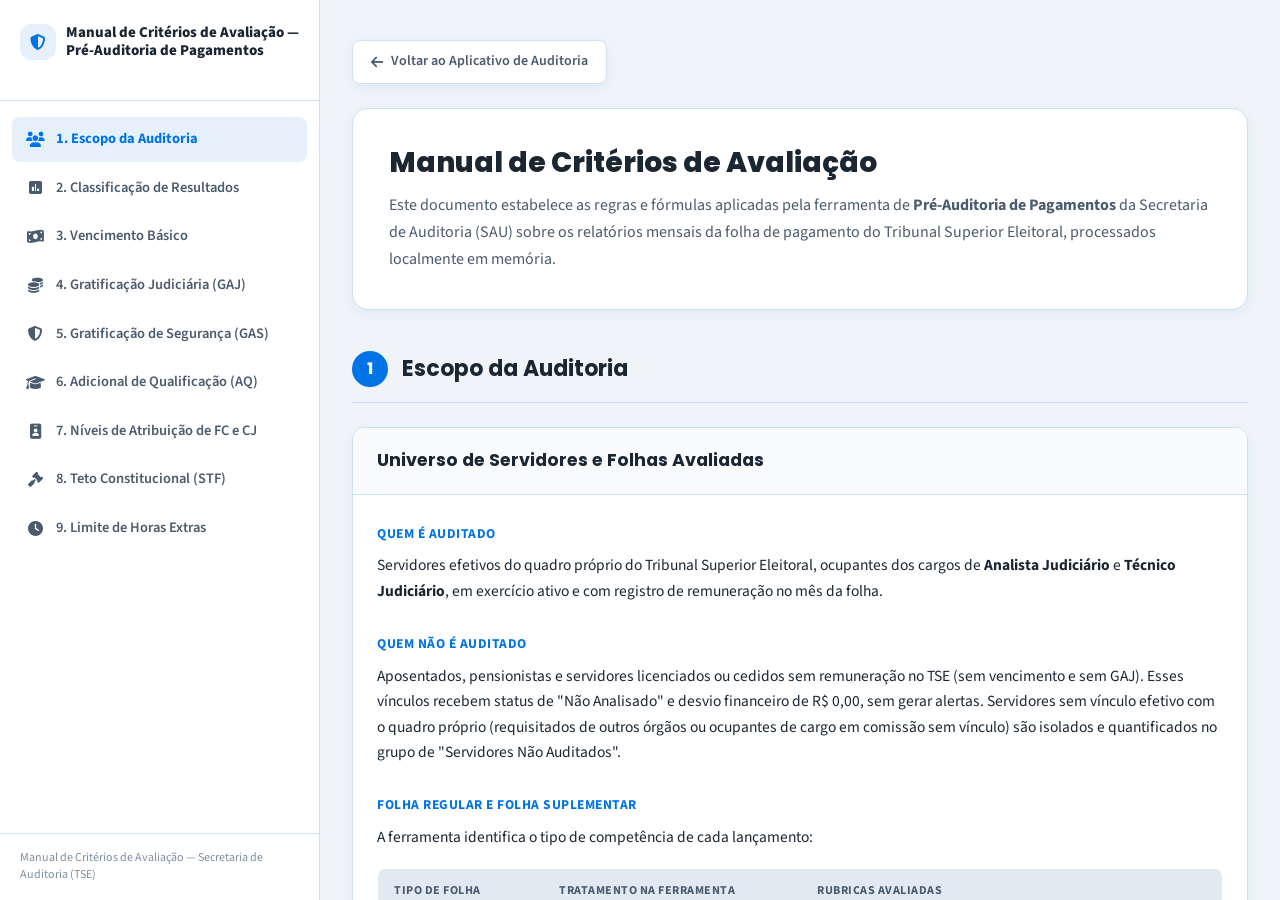
<file: manual-1.0.html>
<!DOCTYPE html>
<html lang="pt-BR" data-theme="light">
<head>
    <meta charset="UTF-8">
    <meta name="viewport" content="width=device-width, initial-scale=1.0">
    <title>Manual de Critérios de Avaliação — Pré-Auditoria de Pagamentos (TSE / SAU)</title>
    
    <!-- === IMPORTAÇÕES DE FONTES E ÍCONES === -->
    <link rel="preconnect" href="https://fonts.googleapis.com">
    <link rel="preconnect" href="https://fonts.gstatic.com" crossorigin>
    <link href="https://fonts.googleapis.com/css2?family=Poppins:wght@500;600;700;800&family=Source+Sans+3:wght@300;400;500;600;700;800&display=swap" rel="stylesheet">
    <link rel="stylesheet" href="https://cdnjs.cloudflare.com/ajax/libs/font-awesome/6.4.0/css/all.min.css">

    <!-- === FOLHA DE ESTILOS UNIFICADA DO SISTEMA === -->
    <link rel="stylesheet" href="style.css">
    
    <!-- === FOLHA DE ESTILOS UNIFICADA DO MANUAL === -->
    <link rel="stylesheet" href="style-manual.css">
</head>
<body class="doc-body">

    <!-- === BARRA LATERAL COM ÍNDICE DOS ASSUNTOS === -->
    <aside class="doc-sidebar">
        <div class="doc-sidebar__header">
            <div class="doc-sidebar__brand" style="display: flex; align-items: center; gap: 10px;">
                <div class="sidebar__icon-box" style="width: 36px; height: 36px; background-color: var(--primary-faded); color: var(--primary); border-radius: var(--radius); display: flex; align-items: center; justify-content: center; font-size: 16px; flex-shrink: 0;">
                    <i class="fa-solid fa-shield-halved"></i>
                </div>
                <span style="font-family: var(--font-main); font-size: 15px; font-weight: 800; color: var(--text); line-height: 1.2;">Manual de Critérios de Avaliação — Pré-Auditoria de Pagamentos</span>
            </div>
        </div>

        <nav class="doc-sidebar__nav" id="sidebar-nav">
            <a href="#sec-escopo" class="doc-nav-item doc-nav-item--active"><i class="fa-solid fa-users"></i> 1. Escopo da Auditoria</a>
            <a href="#sec-resultados" class="doc-nav-item"><i class="fa-solid fa-square-poll-vertical"></i> 2. Classificação de Resultados</a>
            <a href="#sec-venc" class="doc-nav-item"><i class="fa-solid fa-money-bill-wave"></i> 3. Vencimento Básico</a>
            <a href="#sec-gaj" class="doc-nav-item"><i class="fa-solid fa-coins"></i> 4. Gratificação Judiciária (GAJ)</a>
            <a href="#sec-gas" class="doc-nav-item"><i class="fa-solid fa-shield-halved"></i> 5. Gratificação de Segurança (GAS)</a>
            <a href="#sec-aq" class="doc-nav-item"><i class="fa-solid fa-graduation-cap"></i> 6. Adicional de Qualificação (AQ)</a>
            <!-- [VERSÃO FUTURA: RETRIBUIÇÃO DE FC E CJ (VALORES)]
            <a href="#sec-fc-cj-valores" class="doc-nav-item"><i class="fa-solid fa-briefcase"></i> Retribuição de FC e CJ</a>
            -->
            <a href="#sec-fc-cj-atrib" class="doc-nav-item"><i class="fa-solid fa-id-badge"></i> 7. Níveis de Atribuição de FC e CJ</a>
            <!-- [VERSÃO FUTURA: SUBSTITUIÇÃO TEMPORÁRIA]
            <a href="#sec-subst" class="doc-nav-item"><i class="fa-solid fa-people-arrows"></i> Substituição Temporária</a>
            -->
            <!-- [VERSÃO FUTURA: AUXÍLIO-ALIMENTAÇÃO (VALORES)]
            <a href="#sec-alim" class="doc-nav-item"><i class="fa-solid fa-utensils"></i> Auxílio-Alimentação</a>
            -->
            <!-- [VERSÃO FUTURA: ASSISTÊNCIA PRÉ-ESCOLAR (VALORES)]
            <a href="#sec-pre" class="doc-nav-item"><i class="fa-solid fa-child"></i> Assistência Pré-Escolar</a>
            -->
            <!-- [VERSÃO FUTURA: ABONO DE PERMANÊNCIA (VALORES)]
            <a href="#sec-abono" class="doc-nav-item"><i class="fa-solid fa-award"></i> Abono de Permanência</a>
            -->
            <a href="#sec-teto" class="doc-nav-item"><i class="fa-solid fa-gavel"></i> 8. Teto Constitucional (STF)</a>
            <a href="#sec-he" class="doc-nav-item"><i class="fa-solid fa-clock"></i> 9. Limite de Horas Extras</a>
        </nav>

        <div class="doc-sidebar__footer">
            <span>Manual de Critérios de Avaliação — Secretaria de Auditoria (TSE)</span>
        </div>
    </aside>

    <!-- === ÁREA PRINCIPAL CENTRALIZADA DE LEITURA === -->
    <main class="doc-main">
        <div class="doc-container">
            
            <a href="index.html" class="btn-return">
                <i class="fa-solid fa-arrow-left"></i> Voltar ao Aplicativo de Auditoria
            </a>

            <!-- Cartão Inicial de Identificação Institucional -->
            <header class="doc-hero">
                <h1 class="doc-hero__title">Manual de Critérios de Avaliação</h1>
                <p class="doc-hero__desc">
                    Este documento estabelece as regras e fórmulas aplicadas pela ferramenta de <strong>Pré-Auditoria de Pagamentos</strong> da Secretaria de Auditoria (SAU) sobre os relatórios mensais da folha de pagamento do Tribunal Superior Eleitoral, processados localmente em memória.
                </p>
            </header>

            <!-- ==========================================================================
                 === BLOCO 1: ESCOPO DA AUDITORIA ===
                 ========================================================================== -->
            <section class="doc-section" id="sec-escopo">
                <div class="doc-section__header">
                    <div class="doc-section__number">1</div>
                    <h2 class="doc-section__title">Escopo da Auditoria</h2>
                </div>

                <article class="rule-card">
                    <div class="rule-card__header">
                        <h3 class="rule-card__title">Universo de Servidores e Folhas Avaliadas</h3>
                    </div>
                    <div class="rule-card__body">
                        <div class="rule-step">
                            <span class="rule-step__title">Quem é auditado</span>
                            <p class="rule-step__desc">
                                Servidores efetivos do quadro próprio do Tribunal Superior Eleitoral, ocupantes dos cargos de <strong>Analista Judiciário</strong> e <strong>Técnico Judiciário</strong>, em exercício ativo e com registro de remuneração no mês da folha.
                            </p>
                        </div>
                        <div class="rule-step">
                            <span class="rule-step__title">Quem não é auditado</span>
                            <p class="rule-step__desc">
                                Aposentados, pensionistas e servidores licenciados ou cedidos sem remuneração no TSE (sem vencimento e sem GAJ). Esses vínculos recebem status de "Não Analisado" e desvio financeiro de R$ 0,00, sem gerar alertas. Servidores sem vínculo efetivo com o quadro próprio (requisitados de outros órgãos ou ocupantes de cargo em comissão sem vínculo) são isolados e quantificados no grupo de "Servidores Não Auditados".
                            </p>
                        </div>
                        <div class="rule-step">
                            <span class="rule-step__title">Folha Regular e Folha Suplementar</span>
                            <p class="rule-step__desc">
                                A ferramenta identifica o tipo de competência de cada lançamento:
                            </p>
                            <table class="info-table">
                                <thead>
                                    <tr>
                                        <th>Tipo de Folha</th>
                                        <th>Tratamento na Ferramenta</th>
                                        <th>Rubricas Avaliadas</th>
                                    </tr>
                                </thead>
                                <tbody>
                                    <tr>
                                        <td><strong>Folha Regular</strong></td>
                                        <td>Análise direta de enquadramento mensal e apuração de base ordinária.</td>
                                        <td>Vencimento Básico (1001), Gratificação Judiciária - GAJ (2001), Gratificação de Segurança - GAS (2002), Adicionais de Qualificação (462001, 463001, 23001) e conformidade cadastral de FC e CJ.</td>
                                    </tr>
                                    <tr>
                                        <td><strong>Folha Suplementar</strong></td>
                                        <td>Auditoria do limite de horas extras e segregação de verbas excluídas do teto constitucional.</td>
                                        <td>
                                            • <strong>Avaliada:</strong> Horas extras suplementares (consolidadas no limite mensal de R$ 17.000,00).<br>
                                            • <strong>Apenas segregadas:</strong> Férias, terço constitucional e gratificação natalina / 13º salário (classificadas em 'Outras Verbas' para não compor a base de incidência do teto do STF).
                                        </td>
                                    </tr>
                                    <tr>
                                        <td><strong>Consolidação (Regular + Suplementar)</strong></td>
                                        <td>Soma dos lançamentos de ambas as folhas para conferência de limites mensais globais.</td>
                                        <td>Teto Constitucional do Supremo Tribunal Federal e Limite Máximo de Horas Extras do TSE.</td>
                                    </tr>
                                </tbody>
                            </table>
                        </div>
                        <div class="rule-step">
                            <span class="rule-step__title">Tabelas Remuneratórias por Período</span>
                            <p class="rule-step__desc">
                                A ferramenta seleciona a Tabela Remuneratória de padrões a partir do mês da folha carregada:
                            </p>
                            <table class="info-table">
                                <thead>
                                    <tr>
                                        <th>Período da Folha</th>
                                        <th>Legislação Aplicável</th>
                                        <th>Valor de Referência (VR)</th>
                                    </tr>
                                </thead>
                                <tbody>
                                    <tr>
                                        <td><strong>Janeiro a Junho de 2026</strong></td>
                                        <td>Lei nº 15.292/2025</td>
                                        <td>R$ 714,40</td>
                                    </tr>
                                    <tr>
                                        <td><strong>Julho de 2026 em diante</strong></td>
                                        <td>Lei nº 15.293/2025</td>
                                        <td>R$ 771,55</td>
                                    </tr>
                                </tbody>
                            </table>
                        </div>
                    </div>
                    <div class="rule-card__footer">
                        <span class="rule-card__footer-label"><i class="fa-solid fa-gavel"></i> Fontes Normativas:</span>
                        <div class="rule-card__footer-refs">
                            <a href="https://www.planalto.gov.br/ccivil_03/_ato2004-2006/2006/lei/l11416.htm" target="_blank" rel="noopener noreferrer" class="rule-ref-link">
                                <strong class="ref-title">Lei nº 11.416/2006</strong>
                                <span class="ref-desc">Dispõe sobre as Carreiras dos Servidores do Poder Judiciário da União.</span>
                                <i class="fa-solid fa-arrow-up-right-from-square"></i>
                            </a>
                            <a href="https://www.planalto.gov.br/ccivil_03/_ato2023-2026/2025/lei/l15292.htm" target="_blank" rel="noopener noreferrer" class="rule-ref-link">
                                <strong class="ref-title">Leis nº 15.292 e 15.293/2025</strong>
                                <span class="ref-desc">Tabelas de remuneração e Valor de Referência dos semestres de 2026.</span>
                                <i class="fa-solid fa-arrow-up-right-from-square"></i>
                            </a>
                        </div>
                    </div>
                </article>
            </section>

            <!-- ==========================================================================
                 === BLOCO 2: CLASSIFICAÇÃO DE RESULTADOS ===
                 ========================================================================== -->
            <section class="doc-section" id="sec-resultados">
                <div class="doc-section__header">
                    <div class="doc-section__number">2</div>
                    <h2 class="doc-section__title">Classificação de Resultados e Desvios Financeiros</h2>
                </div>

                <article class="rule-card">
                    <div class="rule-card__header">
                        <h3 class="rule-card__title">Status de Auditoria e Saldo de Desvio Financeiro</h3>
                    </div>
                    <div class="rule-card__body">
                        <div class="rule-step">
                            <span class="rule-step__title">Cálculo do Desvio Financeiro</span>
                            <p class="rule-step__desc">
                                O desvio financeiro é a diferença em reais entre o valor pago ao servidor e o valor apurado pelas tabelas, frações diárias ou limites legais da competência. Cada registro avaliado recebe uma das seguintes classificações:
                            </p>
                        </div>
                        <div class="formula-card">
                            <div class="formula-card__example">
                                • <strong style="color: var(--color-success);"><i class="fa-solid fa-circle-check"></i> Conforme (Verde):</strong> Todos os pagamentos recebidos correspondem aos valores fixados em lei para o cargo efetivo, adicionais avaliados e limites de teto.<br><br>
                                • <strong style="color: var(--color-warning);"><i class="fa-solid fa-triangle-exclamation"></i> Alerta de Pagamento Proporcional (Amarelo):</strong> O valor recebido corresponde a pagamento de dias parciais de trabalho ou acerto funcional, apurado pela divisão dos dias do mês civil na ordem de prioridade: 1º dias do mês anterior (M-1) e 2º dias do mês da folha (M). A coluna Desvio Financeiro registra o valor correspondente à fração proporcional ou ao acerto retroativo apurado (diferença entre o total recebido e o valor regular integral). Esse montante não constitui glosa automática, indicando a materialidade financeira a ser ratificada pela auditoria mediante conferência do ato de concessão ou registro funcional. A nota técnica informa o divisor utilizado, a quantidade de dias apurados e o mês base de calendário.<br><br>
                                • <strong style="color: var(--color-danger);"><i class="fa-solid fa-circle-exclamation"></i> Alerta de Divergência (Vermelho):</strong> Identifica diferença matemática em relação às tabelas oficiais, ausência de correspondência diária, inconsistência entre a sigla da função e o nível de atribuição cadastrado, ou pagamento acima dos tetos legais. O valor excedente ou não justificado compõe o saldo de desvio financeiro.
                            </div>
                        </div>
                    </div>
                    <div class="rule-card__footer">
                        <span class="rule-card__footer-label"><i class="fa-solid fa-gavel"></i> Fontes Normativas:</span>
                        <div class="rule-card__footer-refs">
                            <a href="https://www.planalto.gov.br/ccivil_03/constituicao/constituicao.htm#art37" target="_blank" rel="noopener noreferrer" class="rule-ref-link">
                                <strong class="ref-title">Constituição Federal (Art. 37, XI)</strong>
                                <span class="ref-desc">Princípios da legalidade remuneratória e teto remuneratório constitucional.</span>
                                <i class="fa-solid fa-arrow-up-right-from-square"></i>
                            </a>
                        </div>
                    </div>
                </article>
            </section>

            <!-- ==========================================================================
                 === BLOCO 3: VENCIMENTO BÁSICO ===
                 ========================================================================== -->
            <section class="doc-section" id="sec-venc">
                <div class="doc-section__header">
                    <div class="doc-section__number">3</div>
                    <h2 class="doc-section__title">Vencimento Básico</h2>
                </div>

                <article class="rule-card">
                    <div class="rule-card__header">
                        <h3 class="rule-card__title">Padrões da Tabela Remuneratória</h3>
                    </div>
                    <div class="rule-card__body">
                        <div class="rule-step">
                            <span class="rule-step__title">Descrição</span>
                            <p class="rule-step__desc">
                                Rubrica avaliada: <strong>1001 (Vencimento Básico)</strong>. Retribuição pecuniária fixada por lei devida pelo exercício do cargo público efetivo, correspondente ao padrão ocupado na respectiva carreira (Classes A a C, Padrões 1 a 13).
                            </p>
                        </div>
                        <div class="rule-step">
                            <span class="rule-step__title">Critérios de Avaliação</span>
                            <p class="rule-step__desc">
                                A ferramenta verifica se o valor recebido coincide com um dos padrões nominais da Tabela Remuneratória oficial do Tribunal Superior Eleitoral. Nos pagamentos parciais (admissão, desligamento ou afastamento no curso do mês), a diária é apurada pela divisão da remuneração integral pelos dias de calendário, avaliada na ordem de prioridade: 1º dias do mês anterior (M-1) e 2º dias do mês da folha (M).
                            </p>
                        </div>
                        <div class="rule-step">
                            <span class="rule-step__title">Alertas</span>
                            <div class="formula-card">
                                <div class="formula-card__example">
                                    • <strong style="color: var(--color-warning);">Alerta de Pagamento Proporcional:</strong> Pagamento correspondente a dias parciais de trabalho sobre um padrão da carreira, apurado pelos dias de calendário do mês anterior (M-1) ou do mês da folha (M). A nota técnica informa a quantidade de dias apurados e o mês base de calendário.<br><br>
                                    • <strong style="color: var(--color-danger);">Alerta de Divergência:</strong> Vencimento básico pago que não corresponde aos padrões nominais da carreira na Tabela Remuneratória nem a frações diárias válidas de M-1 ou M, inclusive nos casos de acertos somados na mesma rubrica com valor superior ao padrão nominal.
                                </div>
                            </div>
                        </div>
                    </div>
                    <div class="rule-card__footer">
                        <span class="rule-card__footer-label"><i class="fa-solid fa-gavel"></i> Fontes Normativas:</span>
                        <div class="rule-card__footer-refs">
                            <a href="https://www.planalto.gov.br/ccivil_03/_ato2004-2006/2006/lei/l11416.htm" target="_blank" rel="noopener noreferrer" class="rule-ref-link">
                                <strong class="ref-title">Lei nº 11.416/2006 (Arts. 11 e 12)</strong>
                                <span class="ref-desc">Estrutura os padrões e classes das carreiras dos servidores do Poder Judiciário da União.</span>
                                <i class="fa-solid fa-arrow-up-right-from-square"></i>
                            </a>
                            <a href="https://www.tse.jus.br/transparencia-e-prestacao-de-contas/pessoal/cargos-e-funcoes/arquivos/2026/tse-anexo-iii-tabela-remuneratoria-transparencia-tse/@@display-file/file/ANEXO-III-RES-102-CNJ-VIGENCIA-01-07-2026.pdf" target="_blank" rel="noopener noreferrer" class="rule-ref-link">
                                <strong class="ref-title"><i class="fa-solid fa-file-pdf" style="color: var(--color-danger);"></i> Tabela Remuneratória TSE (Jul/2026)</strong>
                                <span class="ref-desc">Anexo III contendo os valores dos padrões de vencimento vigentes a partir do segundo semestre de 2026.</span>
                                <i class="fa-solid fa-arrow-up-right-from-square"></i>
                            </a>
                        </div>
                    </div>
                </article>
            </section>

            <!-- ==========================================================================
                 === BLOCO 4: GRATIFICAÇÃO DE ATIVIDADE JUDICIÁRIA (GAJ) ===
                 ========================================================================== -->
            <section class="doc-section" id="sec-gaj">
                <div class="doc-section__header">
                    <div class="doc-section__number">4</div>
                    <h2 class="doc-section__title">Gratificação de Atividade Judiciária (GAJ)</h2>
                </div>

                <article class="rule-card">
                    <div class="rule-card__header">
                        <h3 class="rule-card__title">Gratificação Obrigatória de 140%</h3>
                    </div>
                    <div class="rule-card__body">
                        <div class="rule-step">
                            <span class="rule-step__title">Descrição</span>
                            <p class="rule-step__desc">
                                Rubrica avaliada: <strong>2001 (Gratificação de Atividade Judiciária - GAJ)</strong>. Parcela remuneratória devida aos servidores das carreiras do Poder Judiciário da União, correspondente a 140% sobre o vencimento básico do cargo efetivo (Art. 13 da Lei nº 11.416/2006).
                            </p>
                        </div>
                        <div class="rule-step">
                            <span class="rule-step__title">Critérios de Avaliação</span>
                            <p class="rule-step__desc">
                                A ferramenta verifica se o valor recebido equivale a 140% sobre o vencimento básico pago no mês, seja sobre o padrão integral, seja sobre frações proporcionais de dias apuradas na ordem de prioridade de M-1 e M.
                            </p>
                            <div class="formula-card">
                                <span class="formula-card__heading">Cálculo da GAJ:</span>
                                <div class="formula-card__equation">
                                    <span class="formula-card__pill">Vencimento Básico</span>
                                    <span class="formula-card__operator">×</span>
                                    <span class="formula-card__pill formula-card__pill--highlight">140% (GAJ)</span>
                                    <span class="formula-card__operator">=</span>
                                    <span class="formula-card__pill">Gratificação Devida</span>
                                </div>
                                <p class="formula-card__example">
                                    <strong>Exemplo (Analista A-1 a partir de Jul/2026):</strong> Vencimento Básico de R$ 6.683,70 multiplicado por 1,40 resulta em <strong>R$ 9.357,18</strong> de GAJ.
                                </p>
                            </div>
                        </div>
                        <div class="rule-step">
                            <span class="rule-step__title">Alertas</span>
                            <div class="formula-card">
                                <div class="formula-card__example">
                                    • <strong style="color: var(--color-warning);">Alerta de Pagamento Proporcional:</strong> Pagamento proporcional de GAJ decorrente de vencimento básico recebido em dias parciais de trabalho, mantendo a proporção de 140% sobre a fração apurada.<br><br>
                                    • <strong style="color: var(--color-danger);">Alerta de Divergência:</strong> Valor de GAJ que diverge do percentual de 140% sobre o vencimento básico recebido no mês.
                                </div>
                            </div>
                        </div>
                    </div>
                    <div class="rule-card__footer">
                        <span class="rule-card__footer-label"><i class="fa-solid fa-gavel"></i> Fontes Normativas:</span>
                        <div class="rule-card__footer-refs">
                            <a href="https://www.planalto.gov.br/ccivil_03/_ato2004-2006/2006/lei/l11416.htm" target="_blank" rel="noopener noreferrer" class="rule-ref-link">
                                <strong class="ref-title">Lei nº 11.416/2006 (Art. 13)</strong>
                                <span class="ref-desc">Fixa a Gratificação de Atividade Judiciária no percentual de 140% sobre o vencimento básico.</span>
                                <i class="fa-solid fa-arrow-up-right-from-square"></i>
                            </a>
                        </div>
                    </div>
                </article>
            </section>

            <!-- ==========================================================================
                 === BLOCO 5: GRATIFICAÇÃO DE SEGURANÇA (GAS) ===
                 ========================================================================== -->
            <section class="doc-section" id="sec-gas">
                <div class="doc-section__header">
                    <div class="doc-section__number">5</div>
                    <h2 class="doc-section__title">Gratificação de Atividade de Segurança (GAS)</h2>
                </div>

                <article class="rule-card">
                    <div class="rule-card__header">
                        <h3 class="rule-card__title">Adicional de Atividade de Segurança</h3>
                    </div>
                    <div class="rule-card__body">
                        <div class="rule-step">
                            <span class="rule-step__title">Descrição</span>
                            <p class="rule-step__desc">
                                Rubrica avaliada: <strong>2002 (Gratificação de Atividade de Segurança - GAS)</strong>. Verba devida aos servidores no exercício de funções de segurança institucional, correspondente a 35% sobre o vencimento básico do cargo efetivo (Art. 17 da Lei nº 11.416/2006).
                            </p>
                        </div>
                        <div class="rule-step">
                            <span class="rule-step__title">Critérios de Avaliação</span>
                            <p class="rule-step__desc">
                                A ferramenta confere se o valor pago equivale a 35% do vencimento básico recebido no mês. Em pagamentos com vencimento fracionado em dias parciais, a GAS é calculada na mesma proporção de dias do vencimento.
                            </p>
                            <div class="formula-card">
                                <span class="formula-card__heading">Cálculo da GAS:</span>
                                <div class="formula-card__equation">
                                    <span class="formula-card__pill">Vencimento Básico</span>
                                    <span class="formula-card__operator">×</span>
                                    <span class="formula-card__pill formula-card__pill--highlight">35% (GAS)</span>
                                    <span class="formula-card__operator">=</span>
                                    <span class="formula-card__pill">Valor Devido da GAS</span>
                                </div>
                            </div>
                        </div>
                        <div class="rule-step">
                            <span class="rule-step__title">Alertas</span>
                            <div class="formula-card">
                                <div class="formula-card__example">
                                    • <strong style="color: var(--color-warning);">Alerta de Pagamento Proporcional:</strong> Pagamento proporcional de GAS decorrente de vencimento básico recebido em dias parciais, mantendo a proporção de 35% sobre a fração apurada.<br><br>
                                    • <strong style="color: var(--color-danger);">Alerta de Divergência:</strong> Valor pago que diverge de 35% do vencimento básico apurado para o padrão.
                                </div>
                            </div>
                        </div>
                    </div>
                    <div class="rule-card__footer">
                        <span class="rule-card__footer-label"><i class="fa-solid fa-gavel"></i> Fontes Normativas:</span>
                        <div class="rule-card__footer-refs">
                            <a href="https://www.planalto.gov.br/ccivil_03/_ato2004-2006/2006/lei/l11416.htm" target="_blank" rel="noopener noreferrer" class="rule-ref-link">
                                <strong class="ref-title">Lei nº 11.416/2006 (Art. 17)</strong>
                                <span class="ref-desc">Institui a Gratificação de Atividade de Segurança no percentual de 35% sobre o vencimento básico.</span>
                                <i class="fa-solid fa-arrow-up-right-from-square"></i>
                            </a>
                            <a href="https://www.tse.jus.br/legislacao/compilada/res/2012/resolucao-no-23-380-de-8-de-maio-de-2012" target="_blank" rel="noopener noreferrer" class="rule-ref-link">
                                <strong class="ref-title">Resolução TSE nº 23.380/2012</strong>
                                <span class="ref-desc">Regulamenta a concessão da Gratificação de Atividade de Segurança na Justiça Eleitoral.</span>
                                <i class="fa-solid fa-arrow-up-right-from-square"></i>
                            </a>
                        </div>
                    </div>
                </article>
            </section>

            <!-- ==========================================================================
                 === BLOCO 6: ADICIONAL DE QUALIFICAÇÃO (AQ) ===
                 ========================================================================== -->
            <section class="doc-section" id="sec-aq">
                <div class="doc-section__header">
                    <div class="doc-section__number">6</div>
                    <h2 class="doc-section__title">Adicional de Qualificação (AQ)</h2>
                </div>

                <article class="rule-card">
                    <div class="rule-card__header">
                        <h3 class="rule-card__title">Titulação Acadêmica e Cursos de Treinamento</h3>
                    </div>
                    <div class="rule-card__body">
                        <div class="rule-step">
                            <span class="rule-step__title">Descrição</span>
                            <p class="rule-step__desc">
                                Rubricas avaliadas conjuntamente: <strong>462001</strong> e <strong>463001</strong> (Titulação Acadêmica) e <strong>23001</strong> (Ações de Treinamento). Adicional devido pelo cumprimento de requisitos de capacitação e escolaridade superiores aos exigidos para o cargo efetivo. O valor mensal é calculado pela aplicação de multiplicadores sobre o Valor de Referência (VR) legalmente fixado.
                            </p>
                        </div>
                        <div class="rule-step">
                            <span class="rule-step__title">Critérios de Avaliação e Absorção</span>
                            <p class="rule-step__desc">
                                A ferramenta consolida os lançamentos de titulação e treinamento em um montante único, confrontando a soma contra os parâmetros legais:
                            </p>
                            <table class="info-table">
                                <thead>
                                    <tr>
                                        <th>Modalidade / Título</th>
                                        <th>Multiplicador</th>
                                        <th>Valor em Jul/2026 (VR = R$ 771,55)</th>
                                        <th>Regra de Absorção e Limites</th>
                                    </tr>
                                </thead>
                                <tbody>
                                    <tr>
                                        <td><strong>Doutorado</strong></td>
                                        <td>5,0 × VR</td>
                                        <td>R$ 3.857,75</td>
                                        <td>Absorve pós-graduações lato sensu e segundas graduações.</td>
                                    </tr>
                                    <tr>
                                        <td><strong>Mestrado</strong></td>
                                        <td>3,5 × VR</td>
                                        <td>R$ 2.700,43</td>
                                        <td>Absorve especializações e segundas graduações.</td>
                                    </tr>
                                    <tr>
                                        <td><strong>Teto de Títulos Menores</strong></td>
                                        <td>Máx. 2,0 × VR</td>
                                        <td>R$ 1.543,10</td>
                                        <td>Limite cumulado para especializações (1,0 VR) e certificações (0,5 VR).</td>
                                    </tr>
                                    <tr>
                                        <td><strong>1 Especialização ou 2ª Graduação</strong></td>
                                        <td>1,0 × VR</td>
                                        <td>R$ 771,55</td>
                                        <td>Curso de pós-graduação lato sensu ou graduação adicional.</td>
                                    </tr>
                                    <tr>
                                        <td><strong>Treinamento (por bloco de 120h)</strong></td>
                                        <td>0,20 × VR</td>
                                        <td>R$ 154,31</td>
                                        <td>Até 3 conjuntos (máximo 0,60 VR = R$ 462,93 por 360 horas).</td>
                                    </tr>
                                    <tr>
                                        <td><strong>Teto Global (Títulos + Treinamento)</strong></td>
                                        <td>Máx. 5,60 × VR</td>
                                        <td>R$ 4.320,68</td>
                                        <td>Limite máximo acumulado admitido em lei para o conjunto do AQ.</td>
                                    </tr>
                                </tbody>
                            </table>
                            <p class="rule-step__desc" style="margin-top: 12px;">
                                Nos pagamentos proporcionais decorrentes de certificados averbados no curso do período, a fração diária é apurada pela divisão da unidade devida pelos dias de calendário civil, avaliada na ordem de prioridade: 1º dias do mês anterior (M-1) para acertos retroativos e 2º dias do mês da folha (M) para averbações correntes.
                            </p>
                        </div>
                        <div class="rule-step">
                            <span class="rule-step__title">Alertas</span>
                            <div class="formula-card">
                                <div class="formula-card__example">
                                    • <strong style="color: var(--color-warning);">Alerta de Pagamento Proporcional:</strong> Fração proporcional de dias de adicional decorrente de averbação em M-1 ou M. A coluna Desvio Financeiro registra o valor monetário da fração proporcional paga. A nota técnica informa a quantidade de dias apurados e o mês base de calendário.<br><br>
                                    • <strong style="color: var(--color-danger);">Alerta de Divergência:</strong> Montante consolidado que não corresponde aos coeficientes legais autorizados (patamares intermediários não previstos em lei); valor de treinamento superior ao teto de 0,60 VR; soma global de titulação e treinamento acima de 5,60 VR; ou quantia que não coincide com frações diárias válidas de M-1 ou M.
                                </div>
                            </div>
                        </div>
                    </div>
                    <div class="rule-card__footer">
                        <span class="rule-card__footer-label"><i class="fa-solid fa-gavel"></i> Fontes Normativas:</span>
                        <div class="rule-card__footer-refs">
                            <a href="https://www.planalto.gov.br/ccivil_03/_ato2004-2006/2006/lei/l11416.htm" target="_blank" rel="noopener noreferrer" class="rule-ref-link">
                                <strong class="ref-title">Lei nº 11.416/2006 (Art. 15)</strong>
                                <span class="ref-desc">Fixa os coeficientes, tetos e requisitos do Adicional de Qualificação.</span>
                                <i class="fa-solid fa-arrow-up-right-from-square"></i>
                            </a>
                            <a href="https://www.planalto.gov.br/ccivil_03/_ato2023-2026/2025/lei/l15292.htm" target="_blank" rel="noopener noreferrer" class="rule-ref-link">
                                <strong class="ref-title">Lei nº 15.292/2025</strong>
                                <span class="ref-desc">Regulamenta os critérios de absorção de títulos e limites de cursos de treinamento.</span>
                                <i class="fa-solid fa-arrow-up-right-from-square"></i>
                            </a>
                            <a href="https://www.tse.jus.br/legislacao/compilada/prtc/2026/portaria-conjunta-no-1-de-8-de-janeiro-de-2026" target="_blank" rel="noopener noreferrer" class="rule-ref-link">
                                <strong class="ref-title">Portaria Conjunta nº 1/2026</strong>
                                <span class="ref-desc">Regulamenta a aplicação do Adicional de Qualificação no âmbito do Poder Judiciário da União.</span>
                                <i class="fa-solid fa-arrow-up-right-from-square"></i>
                            </a>
                        </div>
                    </div>
                </article>
            </section>

            <!-- ==========================================================================
                 === [VERSÃO FUTURA: BLOCO - RETRIBUIÇÃO DE FC E CJ (VALORES)] ===
                 ========================================================================== -->
            <!--
            <section class="doc-section" id="sec-fc-cj-valores">
                <div class="doc-section__header">
                    <div class="doc-section__number">—</div>
                    <h2 class="doc-section__title">Retribuição de Funções Comissionadas (FC) e Cargos em Comissão (CJ)</h2>
                </div>

                <article class="rule-card">
                    <div class="rule-card__header">
                        <h3 class="rule-card__title">Valores Nominais e Parcela de Opção de 65%</h3>
                    </div>
                    <div class="rule-card__body">
                        <div class="rule-step">
                            <span class="rule-step__title">Descrição</span>
                            <p class="rule-step__desc">
                                Rubricas: Funções Comissionadas 13001, 6001, 6401, 6701, 8006001; Cargos em Comissão: 19701 (Integral) e 18001, 8018001, 18701 (Opção de 65%).
                            </p>
                        </div>
                    </div>
                </article>
            </section>
            -->

            <!-- ==========================================================================
                 === BLOCO 8: NÍVEIS DE ATRIBUIÇÃO DE FC E CJ ===
                 ========================================================================== -->
            <section class="doc-section" id="sec-fc-cj-atrib">
                <div class="doc-section__header">
                    <div class="doc-section__number">7</div>
                    <h2 class="doc-section__title">Níveis de Atribuição de Funções e Cargos Comissionados</h2>
                </div>

                <article class="rule-card">
                    <div class="rule-card__header">
                        <h3 class="rule-card__title">Correspondência com o Cadastro Funcional</h3>
                    </div>
                    <div class="rule-card__body">
                        <div class="rule-step">
                            <span class="rule-step__title">Descrição</span>
                            <p class="rule-step__desc">
                                Verificação da conformidade cadastral entre a sigla da função ou cargo em comissão e o nível de responsabilidade registrado no cadastro funcional do servidor (campo Atribuição).
                            </p>
                        </div>
                        <div class="rule-step">
                            <span class="rule-step__title">Critérios de Avaliação</span>
                            <p class="rule-step__desc">
                                A ferramenta verifica a correlação cadastral entre a função ou cargo em comissão e o nível de atribuição informado na folha:
                            </p>
                            <div class="formula-card">
                                <div class="formula-card__example">
                                    • <strong>FC 6:</strong> Exige obrigatoriamente Nível de Atribuição = 1.<br>
                                    • <strong>FC 4, FC 3 e FC 1:</strong> Exigem obrigatoriamente Nível de Atribuição = 3.<br>
                                    • <strong>Cargos CJ (CJ 1 a CJ 4):</strong> Não admitem Nível de Atribuição = 3.
                                </div>
                            </div>
                        </div>
                        <div class="rule-step">
                            <span class="rule-step__title">Alertas</span>
                            <div class="formula-card">
                                <div class="formula-card__example">
                                    • <strong>Sem Alerta de Pagamento Proporcional:</strong> A correlação cadastral possui regras objetivas, não comportando classificação de pagamento fracionário.<br><br>
                                    • <strong style="color: var(--color-danger);">Alerta de Divergência:</strong> Incompatibilidade cadastral entre a comissão e o nível de atribuição (exemplo: cargo CJ cadastrado com atribuição 3, ou FC 6 cadastrada com atribuição diferente de 1).
                                </div>
                            </div>
                        </div>
                    </div>
                    <div class="rule-card__footer">
                        <span class="rule-card__footer-label"><i class="fa-solid fa-gavel"></i> Fontes Normativas:</span>
                        <div class="rule-card__footer-refs">
                            <a href="https://www.tse.jus.br/legislacao/compilada/prtc/2026/portaria-conjunta-no-1-de-8-de-janeiro-de-2026" target="_blank" rel="noopener noreferrer" class="rule-ref-link">
                                <strong class="ref-title">Portaria Conjunta nº 1/2026</strong>
                                <span class="ref-desc">Regulamenta as diretrizes de atribuição e retribuição de cargos em comissão e funções de confiança no PJU.</span>
                                <i class="fa-solid fa-arrow-up-right-from-square"></i>
                            </a>
                        </div>
                    </div>
                </article>
            </section>

            <!-- ==========================================================================
                 === [VERSÃO FUTURA: BLOCO - SUBSTITUIÇÃO TEMPORÁRIA] ===
                 ========================================================================== -->
            <!--
            <section class="doc-section" id="sec-subst">
                <div class="doc-section__header">
                    <div class="doc-section__number">—</div>
                    <h2 class="doc-section__title">Substituição de Função e Cargo em Comissão</h2>
                </div>
                <article class="rule-card">
                    <div class="rule-card__header">
                        <h3 class="rule-card__title">Substituição Eventual por Diferença ou Valor Pleno</h3>
                    </div>
                    <div class="rule-card__body">
                        <p class="rule-step__desc">Rubricas avaliadas: 50001, 50701, 50007, 50008 e 50009.</p>
                    </div>
                </article>
            </section>
            -->

            <!-- ==========================================================================
                 === [VERSÃO FUTURA: BLOCO - AUXÍLIO-ALIMENTAÇÃO (VALORES)] ===
                 ========================================================================== -->
            <!--
            <section class="doc-section" id="sec-alim">
                <div class="doc-section__header">
                    <div class="doc-section__number">—</div>
                    <h2 class="doc-section__title">Auxílio-Alimentação</h2>
                </div>
                <article class="rule-card">
                    <div class="rule-card__header">
                        <h3 class="rule-card__title">Benefício Indenizatório de Alimentação</h3>
                    </div>
                    <div class="rule-card__body">
                        <p class="rule-step__desc">Rubricas avaliadas: 85001, 85701, 8085701, 8086001 e 86001. Valor integral de R$ 1.860,51.</p>
                    </div>
                </article>
            </section>
            -->

            <!-- ==========================================================================
                 === [VERSÃO FUTURA: BLOCO - ASSISTÊNCIA PRÉ-ESCOLAR (VALORES)] ===
                 ========================================================================== -->
            <!--
            <section class="doc-section" id="sec-pre">
                <div class="doc-section__header">
                    <div class="doc-section__number">—</div>
                    <h2 class="doc-section__title">Assistência Pré-Escolar</h2>
                </div>
                <article class="rule-card">
                    <div class="rule-card__header">
                        <h3 class="rule-card__title">Benefício Indenizatório de Apoio Pré-Escolar</h3>
                    </div>
                    <div class="rule-card__body">
                        <p class="rule-step__desc">Rubricas avaliadas: 90001, 90701 e 93001. Valor de R$ 1.288,47 por dependente.</p>
                    </div>
                </article>
            </section>
            -->

            <!-- ==========================================================================
                 === [VERSÃO FUTURA: BLOCO - ABONO DE PERMANÊNCIA (VALORES)] ===
                 ========================================================================== -->
            <!--
            <section class="doc-section" id="sec-abono">
                <div class="doc-section__header">
                    <div class="doc-section__number">—</div>
                    <h2 class="doc-section__title">Abono de Permanência</h2>
                </div>
                <article class="rule-card">
                    <div class="rule-card__header">
                        <h3 class="rule-card__title">Reembolso da Contribuição Previdenciária</h3>
                    </div>
                    <div class="rule-card__body">
                        <p class="rule-step__desc">Rubricas avaliadas: 27001, 8027001, 27004 a 27009, 29004 a 29006.</p>
                    </div>
                </article>
            </section>
            -->

            <!-- ==========================================================================
                 === BLOCO 8: TETO REMUNERATÓRIO CONSTITUCIONAL ===
                 ========================================================================== -->
            <section class="doc-section" id="sec-teto">
                <div class="doc-section__header">
                    <div class="doc-section__number">8</div>
                    <h2 class="doc-section__title">Teto Remuneratório Constitucional (Limite do STF)</h2>
                </div>

                <article class="rule-card">
                    <div class="rule-card__header">
                        <h3 class="rule-card__title">Limite Remuneratório Máximo Constitucional</h3>
                    </div>
                    <div class="rule-card__body">
                        <div class="rule-step">
                            <span class="rule-step__title">Descrição</span>
                            <p class="rule-step__desc">
                                A remuneração mensal ordinária não pode ultrapassar o subsídio mensal de Ministro do Supremo Tribunal Federal, fixado em <strong>R$ 46.366,19</strong> (Art. 37, XI da Constituição Federal).
                            </p>
                        </div>
                        <div class="rule-step">
                            <span class="rule-step__title">Critérios de Avaliação</span>
                            <p class="rule-step__desc">
                                A ferramenta consolida os proventos da <strong>folha regular e da folha suplementar</strong> e submete as verbas remuneratórias ordinárias à base de corte do teto:
                            </p>
                            <div class="formula-card">
                                <div class="formula-card__example">
                                    • <strong>Entra na base ordinária do teto:</strong> Vencimento Básico, GAJ, GAS, Adicionais de Qualificação (AQ), Funções Comissionadas (FC), Cargos em Comissão (CJ) e Vantagens Pessoais Nominalmente Identificadas (VPNI / Quintos / Décimos).<br><br>
                                    • <strong>Fica fora da base do teto:</strong> Horas extras (apuradas em limite próprio), gratificação natalina (13º salário), férias e terço constitucional, benefícios indenizatórios (auxílio-alimentação, auxílio-transporte, auxílio-saúde e creche), abono de permanência e Gratificação por Encargo de Curso ou Concurso (GECC).
                                </div>
                            </div>
                        </div>
                        <div class="rule-step">
                            <span class="rule-step__title">Alertas</span>
                            <div class="formula-card">
                                <div class="formula-card__example">
                                    • <strong style="color: var(--color-danger);">Alerta de Divergência:</strong> Soma da remuneração ordinária bruta superior a R$ 46.366,19 no mês. A apuração afere a extrapolação do total bruto de proventos ordinários, independentemente de eventuais rubricas de retenção por teto (abate-teto) já lançadas nos descontos da folha. O valor excedente bruto compõe o saldo de desvio financeiro sob exame.<br><br>
                                    • <strong>Sem Alerta de Pagamento Proporcional:</strong> Por se tratar de limite remuneratório mensal fixo, qualquer extrapolação gera o alerta de divergência.
                                </div>
                            </div>
                        </div>
                    </div>
                    <div class="rule-card__footer">
                        <span class="rule-card__footer-label"><i class="fa-solid fa-gavel"></i> Fontes Normativas:</span>
                        <div class="rule-card__footer-refs">
                            <a href="https://www.planalto.gov.br/ccivil_03/constituicao/constituicao.htm#art37" target="_blank" rel="noopener noreferrer" class="rule-ref-link">
                                <strong class="ref-title">Constituição Federal (Art. 37, XI)</strong>
                                <span class="ref-desc">Fixa o subsídio dos Ministros do STF como limite remuneratório máximo no serviço público.</span>
                                <i class="fa-solid fa-arrow-up-right-from-square"></i>
                            </a>
                            <a href="https://atos.cnj.jus.br/atos/detalhar/88" target="_blank" rel="noopener noreferrer" class="rule-ref-link">
                                <strong class="ref-title">Resolução CNJ nº 14/2006</strong>
                                <span class="ref-desc">Regulamenta a aplicação do teto remuneratório constitucional no Poder Judiciário.</span>
                                <i class="fa-solid fa-arrow-up-right-from-square"></i>
                            </a>
                        </div>
                    </div>
                </article>
            </section>

            <!-- ==========================================================================
                 === BLOCO 9: LIMITE DE HORAS EXTRAS ===
                 ========================================================================== -->
            <section class="doc-section" id="sec-he">
                <div class="doc-section__header">
                    <div class="doc-section__number">9</div>
                    <h2 class="doc-section__title">Limite de Horas Extras</h2>
                </div>

                <article class="rule-card">
                    <div class="rule-card__header">
                        <h3 class="rule-card__title">Teto Administrativo de Serviço Extraordinário</h3>
                    </div>
                    <div class="rule-card__body">
                        <div class="rule-step">
                            <span class="rule-step__title">Descrição</span>
                            <p class="rule-step__desc">
                                Rubricas avaliadas: Lançamentos de serviço extraordinário na folha regular e na folha suplementar. O total pago a título de horas extras a cada servidor não pode ultrapassar o teto administrativo fixado pelo TSE em <strong>R$ 17.000,00 no mês</strong>.
                            </p>
                        </div>
                        <div class="rule-step">
                            <span class="rule-step__title">Critérios de Avaliação</span>
                            <p class="rule-step__desc">
                                A ferramenta consolida os lançamentos de serviço extraordinário recebidos pelo servidor tanto na folha regular quanto na folha suplementar dentro do mesmo mês de competência, confrontando a soma com o teto de R$ 17.000,00.
                            </p>
                        </div>
                        <div class="rule-step">
                            <span class="rule-step__title">Alertas</span>
                            <div class="formula-card">
                                <div class="formula-card__example">
                                    • <strong style="color: var(--color-danger);">Alerta de Divergência:</strong> Soma dos lançamentos de horas extras do mês superior a R$ 17.000,00. O valor excedente é apontado para glosa financeira e somado ao saldo de desvio financeiro.<br><br>
                                    • <strong>Sem Alerta de Pagamento Proporcional:</strong> As horas extras remuneram o serviço extraordinário apurado, não havendo enquadramento fracionário.
                                </div>
                            </div>
                        </div>
                    </div>
                    <div class="rule-card__footer">
                        <span class="rule-card__footer-label"><i class="fa-solid fa-gavel"></i> Fontes Normativas:</span>
                        <div class="rule-card__footer-refs">
                            <a href="https://atos.cnj.jus.br/atos/detalhar/88" target="_blank" rel="noopener noreferrer" class="rule-ref-link">
                                <strong class="ref-title">Resolução CNJ nº 14/2006 (Art. 3º, IV)</strong>
                                <span class="ref-desc">Fixa o teto administrativo máximo mensal para a remuneração de horas extras.</span>
                                <i class="fa-solid fa-arrow-up-right-from-square"></i>
                            </a>
                            <a href="https://www.planalto.gov.br/ccivil_03/leis/l8112cons.htm" target="_blank" rel="noopener noreferrer" class="rule-ref-link">
                                <strong class="ref-title">Lei nº 8.112/1990 (Arts. 73 e 74)</strong>
                                <span class="ref-desc">Regulamenta o serviço extraordinário no âmbito da administração pública federal.</span>
                                <i class="fa-solid fa-arrow-up-right-from-square"></i>
                            </a>
                        </div>
                    </div>
                </article>
            </section>

        </div>
    </main>

    <!-- === SCRIPT DE INTERAÇÃO DO MANUAL === -->
    <script>
        const docMain = document.querySelector('.doc-main');
        const sections = document.querySelectorAll('.doc-section');
        const navItems = document.querySelectorAll('.doc-nav-item');

        function updateActiveNavOnScroll() {
            if (!docMain) return;
            const mainTop = docMain.getBoundingClientRect().top;
            let activeId = "";

            sections.forEach(section => {
                const rect = section.getBoundingClientRect();
                if (rect.top - mainTop <= 160) {
                    activeId = section.getAttribute('id');
                }
            });

            if (activeId) {
                navItems.forEach(item => {
                    if (item.getAttribute('href') === `#${activeId}`) {
                        item.classList.add('doc-nav-item--active');
                    } else {
                        item.classList.remove('doc-nav-item--active');
                    }
                });
            }
        }

        if (docMain) {
            docMain.addEventListener('scroll', updateActiveNavOnScroll, { passive: true });
        }

        navItems.forEach(item => {
            item.addEventListener('click', () => {
                navItems.forEach(n => n.classList.remove('doc-nav-item--active'));
                item.classList.add('doc-nav-item--active');
            });
        });
    </script>
</body>
</html>
</file>
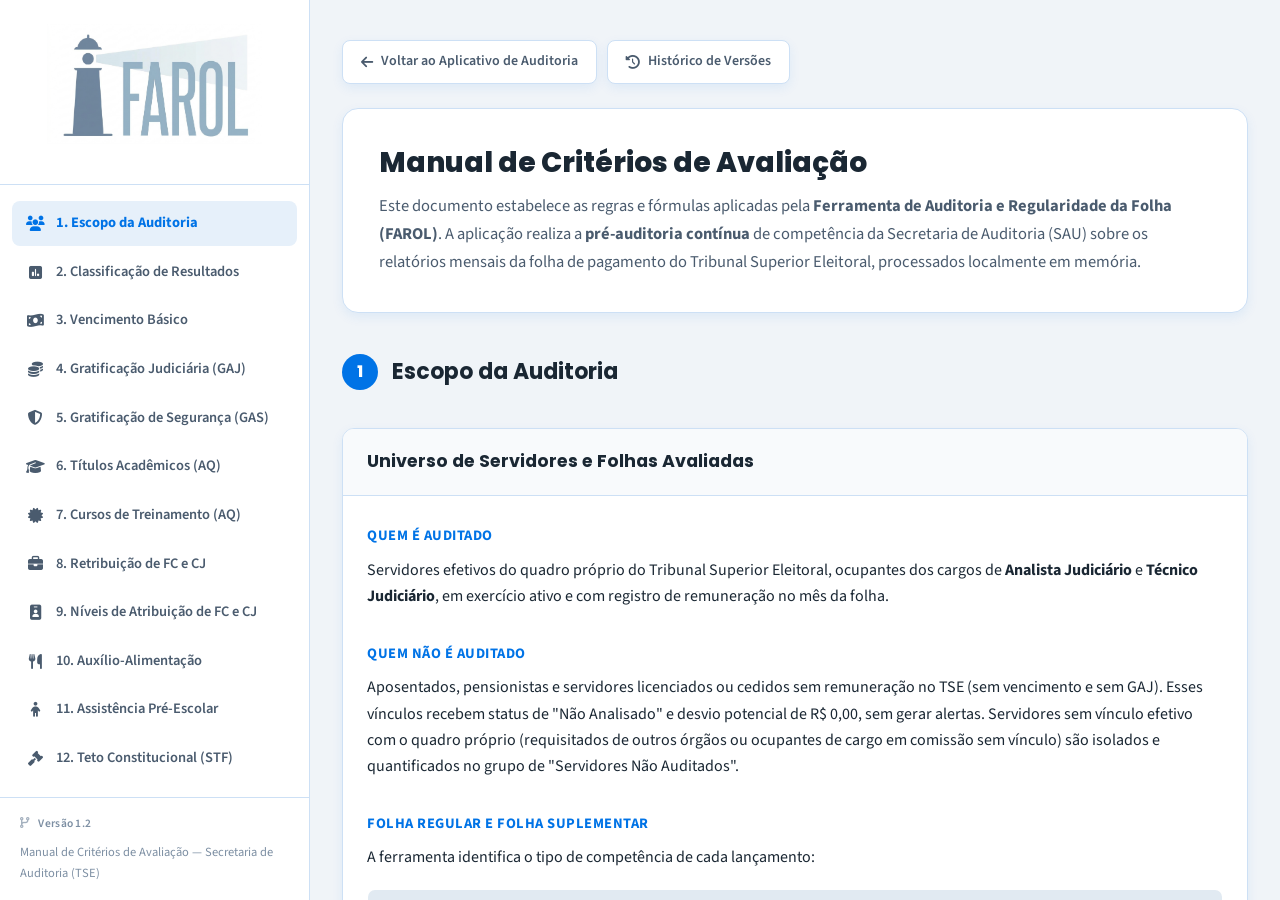
<file: manual.html>
<!DOCTYPE html>
<html lang="pt-BR" data-theme="light">
<head>
    <meta charset="UTF-8">
    <meta name="viewport" content="width=device-width, initial-scale=1.0">
    <title>Manual de Critérios de Avaliação — FAROL</title>
    
    <!-- === IMPORTAÇÕES DE FONTES E ÍCONES === -->
    <link rel="preconnect" href="https://fonts.googleapis.com">
    <link rel="preconnect" href="https://fonts.gstatic.com" crossorigin>
    <link href="https://fonts.googleapis.com/css2?family=Poppins:wght@500;600;700;800&family=Source+Sans+3:wght@300;400;500;600;700;800&display=swap" rel="stylesheet">
    <link rel="stylesheet" href="https://cdnjs.cloudflare.com/ajax/libs/font-awesome/6.4.0/css/all.min.css">

    <!-- === FOLHA DE ESTILOS UNIFICADA DO SISTEMA === -->
    <link rel="stylesheet" href="style.css">
</head>
<body class="doc-body">

    <!-- === BARRA LATERAL COM ÍNDICE DOS ASSUNTOS === -->
    <aside class="doc-sidebar">
        <div class="doc-sidebar__header">
            <div class="doc-sidebar__brand">
                <img src="img/logo7.png" alt="FAROL - Ferramenta de Auditoria e Regularidade da Folha" class="doc-sidebar__logo-img">
            </div>
        </div>

        <nav class="doc-sidebar__nav" id="sidebar-nav">
            <a href="#sec-escopo" class="doc-nav-item doc-nav-item--active"><i class="fa-solid fa-users"></i> 1. Escopo da Auditoria</a>
            <a href="#sec-resultados" class="doc-nav-item"><i class="fa-solid fa-square-poll-vertical"></i> 2. Classificação de Resultados</a>
            <a href="#sec-venc" class="doc-nav-item"><i class="fa-solid fa-money-bill-wave"></i> 3. Vencimento Básico</a>
            <a href="#sec-gaj" class="doc-nav-item"><i class="fa-solid fa-coins"></i> 4. Gratificação Judiciária (GAJ)</a>
            <a href="#sec-gas" class="doc-nav-item"><i class="fa-solid fa-shield-halved"></i> 5. Gratificação de Segurança (GAS)</a>
            <a href="#sec-aq-tit" class="doc-nav-item"><i class="fa-solid fa-graduation-cap"></i> 6. Títulos Acadêmicos (AQ)</a>
            <a href="#sec-aq-trein" class="doc-nav-item"><i class="fa-solid fa-certificate"></i> 7. Cursos de Treinamento (AQ)</a>
            <a href="#sec-fc-cj-valores" class="doc-nav-item"><i class="fa-solid fa-briefcase"></i> 8. Retribuição de FC e CJ</a>
            <a href="#sec-fc-cj-atrib" class="doc-nav-item"><i class="fa-solid fa-id-badge"></i> 9. Níveis de Atribuição de FC e CJ</a>
            <!-- [VERSÃO FUTURA: ITEM 10]
            <a href="#sec-subst" class="doc-nav-item"><i class="fa-solid fa-people-arrows"></i> 10. Substituição Temporária</a>
            -->
            <a href="#sec-alim" class="doc-nav-item"><i class="fa-solid fa-utensils"></i> 10. Auxílio-Alimentação</a>
            <a href="#sec-pre" class="doc-nav-item"><i class="fa-solid fa-child"></i> 11. Assistência Pré-Escolar</a>
            <!-- [VERSÃO FUTURA: ITEM 13]
            <a href="#sec-abono" class="doc-nav-item"><i class="fa-solid fa-award"></i> 13. Abono de Permanência</a>
            -->
            <a href="#sec-teto" class="doc-nav-item"><i class="fa-solid fa-gavel"></i> 12. Teto Constitucional (STF)</a>
            <a href="#sec-he" class="doc-nav-item"><i class="fa-solid fa-clock"></i> 13. Limite de Horas Extras</a>
        </nav>

        <div class="doc-sidebar__footer">
            <div class="doc-sidebar__version">
                <i class="fa-solid fa-code-branch"></i>
                <span>Versão 1.2</span>
            </div>
            <span>Manual de Critérios de Avaliação — Secretaria de Auditoria (TSE)</span>
        </div>
    </aside>

    <!-- === ÁREA PRINCIPAL CENTRALIZADA DE LEITURA === -->
    <main class="doc-main">
        <div class="doc-container">
            
            <div style="display: flex; gap: 10px; margin-bottom: 24px; flex-wrap: wrap;">
                <a href="index.html" class="btn-return" style="margin-bottom: 0;">
                    <i class="fa-solid fa-arrow-left"></i> Voltar ao Aplicativo de Auditoria
                </a>
                <a href="versoes.html" class="btn-return" style="margin-bottom: 0;">
                    <i class="fa-solid fa-clock-rotate-left"></i> Histórico de Versões
                </a>
            </div>

            <!-- Cartão Inicial de Boas-Vindas -->
            <header class="doc-hero">
                <h1 class="doc-hero__title">Manual de Critérios de Avaliação</h1>
                <p class="doc-hero__desc">
                    Este documento estabelece as regras e fórmulas aplicadas pela <strong>Ferramenta de Auditoria e Regularidade da Folha (FAROL)</strong>. A aplicação realiza a <strong>pré-auditoria contínua</strong> de competência da Secretaria de Auditoria (SAU) sobre os relatórios mensais da folha de pagamento do Tribunal Superior Eleitoral, processados localmente em memória.
                </p>
            </header>

            <!-- ==========================================================================
                 === BLOCO 1: ESCOPO DA AUDITORIA ===
                 ========================================================================== -->
            <section class="doc-section" id="sec-escopo">
                <div class="doc-section__header">
                    <div class="doc-section__number">1</div>
                    <h2 class="doc-section__title">Escopo da Auditoria</h2>
                </div>

                <article class="rule-card">
                    <div class="rule-card__header">
                        <h3 class="rule-card__title">Universo de Servidores e Folhas Avaliadas</h3>
                    </div>
                    <div class="rule-card__body">
                        <div class="rule-step">
                            <span class="rule-step__title">Quem é auditado</span>
                            <p class="rule-step__desc">
                                Servidores efetivos do quadro próprio do Tribunal Superior Eleitoral, ocupantes dos cargos de <strong>Analista Judiciário</strong> e <strong>Técnico Judiciário</strong>, em exercício ativo e com registro de remuneração no mês da folha.
                            </p>
                        </div>
                        <div class="rule-step">
                            <span class="rule-step__title">Quem não é auditado</span>
                            <p class="rule-step__desc">
                                Aposentados, pensionistas e servidores licenciados ou cedidos sem remuneração no TSE (sem vencimento e sem GAJ). Esses vínculos recebem status de "Não Analisado" e desvio potencial de R$ 0,00, sem gerar alertas. Servidores sem vínculo efetivo com o quadro próprio (requisitados de outros órgãos ou ocupantes de cargo em comissão sem vínculo) são isolados e quantificados no grupo de "Servidores Não Auditados".
                            </p>
                        </div>
                        <div class="rule-step">
                            <span class="rule-step__title">Folha Regular e Folha Suplementar</span>
                            <p class="rule-step__desc">
                                A ferramenta identifica o tipo de competência de cada lançamento:
                            </p>
                            <table class="info-table">
                                <thead>
                                    <tr>
                                        <th>Tipo de Folha</th>
                                        <th>Tratamento na Ferramenta</th>
                                        <th>Rubricas Avaliadas</th>
                                    </tr>
                                </thead>
                                <tbody>
                                    <tr>
                                        <td><strong>Folha Regular</strong></td>
                                        <td>Análise direta de enquadramento mensal e apuração de base ordinária.</td>
                                        <td>Vencimento Básico (1001), Gratificação Judiciária - GAJ (2001), Gratificação de Segurança - GAS (2002), Adicionais de Qualificação (462001, 463001, 23001), Funções Comissionadas (FC), Cargos em Comissão (CJ), Auxílio-Alimentação (85001, 85701, 86001, 8085701, 8086001) e Assistência Pré-Escolar (90001, 90701, 93001).</td>
                                    </tr>
                                    <tr>
                                        <td><strong>Folha Suplementar</strong></td>
                                        <td>Auditoria do teto de horas extras e segregação de verbas imunes ao teto constitucional.</td>
                                        <td>
                                            • <strong>Avaliada:</strong> Horas extras suplementares (consolidadas no limite mensal de R$ 17.000,00).<br>
                                            • <strong>Apenas segregadas:</strong> Férias, terço constitucional e gratificação natalina / 13º salário (classificadas em 'Outras Verbas' para não compor indevidamente a base de corte do teto do STF).
                                        </td>
                                    </tr>
                                    <tr>
                                        <td><strong>Consolidação (Regular + Suplementar)</strong></td>
                                        <td>Soma dos lançamentos de ambas as folhas para conferência de limites mensais globais.</td>
                                        <td>Teto Constitucional do Supremo Tribunal Federal e Limite Máximo de Horas Extras do TSE.</td>
                                    </tr>
                                </tbody>
                            </table>
                        </div>
                        <div class="rule-step">
                            <span class="rule-step__title">Tabelas Remuneratórias por Período</span>
                            <p class="rule-step__desc">
                                A ferramenta seleciona a Tabela Remuneratória de padrões a partir do mês da folha carregada:
                            </p>
                            <table class="info-table">
                                <thead>
                                    <tr>
                                        <th>Período da Folha</th>
                                        <th>Legislação Aplicável</th>
                                        <th>Valor de Referência (VR)</th>
                                    </tr>
                                </thead>
                                <tbody>
                                    <tr>
                                        <td><strong>Janeiro a Junho de 2026</strong></td>
                                        <td>Lei nº 15.292/2025</td>
                                        <td>R$ 714,40</td>
                                    </tr>
                                    <tr>
                                        <td><strong>Julho de 2026 em diante</strong></td>
                                        <td>Lei nº 15.293/2025</td>
                                        <td>R$ 771,55</td>
                                    </tr>
                                </tbody>
                            </table>
                        </div>
                    </div>
                    <div class="rule-card__footer">
                        <span class="rule-card__footer-label"><i class="fa-solid fa-gavel"></i> Fontes Normativas:</span>
                        <div class="rule-card__footer-refs">
                            <a href="https://www.planalto.gov.br/ccivil_03/_ato2004-2006/2006/lei/l11416.htm" target="_blank" rel="noopener noreferrer" class="rule-ref-link">
                                <strong class="ref-title">Lei nº 11.416/2006</strong>
                                <span class="ref-desc">Dispõe sobre as Carreiras dos Servidores do Poder Judiciário da União.</span>
                                <i class="fa-solid fa-arrow-up-right-from-square"></i>
                            </a>
                            <a href="https://www.planalto.gov.br/ccivil_03/_ato2023-2026/2025/lei/l15292.htm" target="_blank" rel="noopener noreferrer" class="rule-ref-link">
                                <strong class="ref-title">Lei nº 15.292/2025</strong>
                                <span class="ref-desc">Dispõe sobre o Adicional de Qualificação e fixa o Valor de Referência (VR) do 1º semestre de 2026.</span>
                                <i class="fa-solid fa-arrow-up-right-from-square"></i>
                            </a>
                            <a href="https://www.planalto.gov.br/ccivil_03/_ato2023-2026/2025/lei/l15293.htm" target="_blank" rel="noopener noreferrer" class="rule-ref-link">
                                <strong class="ref-title">Lei nº 15.293/2025</strong>
                                <span class="ref-desc">Reajusta as tabelas de remuneração e fixa o Valor de Referência (VR) a partir de julho de 2026.</span>
                                <i class="fa-solid fa-arrow-up-right-from-square"></i>
                            </a>
                        </div>
                    </div>
                </article>
            </section>

            <!-- ==========================================================================
                 === BLOCO 2: CLASSIFICAÇÃO DE RESULTADOS ===
                 ========================================================================== -->
            <section class="doc-section" id="sec-resultados">
                <div class="doc-section__header">
                    <div class="doc-section__number">2</div>
                    <h2 class="doc-section__title">Classificação de Resultados e Desvios Potenciais</h2>
                </div>

                <article class="rule-card">
                    <div class="rule-card__header">
                        <h3 class="rule-card__title">Status de Auditoria e Saldo de Desvio Potencial</h3>
                    </div>
                    <div class="rule-card__body">
                        <div class="rule-step">
                            <span class="rule-step__title">Cálculo do Desvio Potencial</span>
                            <p class="rule-step__desc">
                                O desvio potencial é a diferença em reais entre o valor pago ao servidor e o valor de referência apurado pelas tabelas, frações diárias ou limites legais da competência. Cada registro avaliado recebe uma das seguintes classificações:
                            </p>
                        </div>
                        <div class="formula-card">
                            <div class="formula-card__example">
                                • <strong style="color: var(--color-success);"><i class="fa-solid fa-circle-check"></i> Conforme (Verde):</strong> Todos os pagamentos recebidos correspondem aos valores fixados em lei para o cargo efetivo, comissão, adicionais avaliados, benefícios e limites de teto.<br><br>
                                • <strong style="color: var(--color-warning);"><i class="fa-solid fa-triangle-exclamation"></i> Alerta de Atenção (Amarelo):</strong> O valor recebido corresponde a pagamento de dias parciais de trabalho, transição entre padrões da carreira ou acerto funcional, apurado pela divisão dos dias do mês civil na ordem de prioridade: 1º dias do mês anterior (M-1) e 2º dias do mês da folha (M). A coluna Desvio Potencial indica a <strong>materialidade sob exame</strong> (o valor monetário exato da fração proporcional, do diferencial de transição ou do acerto funcional apurado). Esse montante não constitui glosa automática, indicando a materialidade financeira a ser ratificada pela auditoria mediante conferência do ato de concessão, processo administrativo no SEI ou registro de frequência. A nota técnica informa expressamente o divisor utilizado, a quantidade de dias apurados e o mês base de calendário.<br><br>
                                • <strong style="color: var(--color-danger);"><i class="fa-solid fa-circle-exclamation"></i> Alerta de Divergência (Vermelho):</strong> Identifica diferença matemática em relação às tabelas oficiais, ausência de correspondência diária, inconsistência entre a sigla da função e o nível de atribuição cadastrado ou pagamento acima dos tetos legais. O valor excedente ou não justificado compõe o saldo de desvio potencial para averiguação da auditoria.
                            </div>
                        </div>
                    </div>
                    <div class="rule-card__footer">
                        <span class="rule-card__footer-label"><i class="fa-solid fa-gavel"></i> Fontes Normativas:</span>
                        <div class="rule-card__footer-refs">
                            <a href="https://www.planalto.gov.br/ccivil_03/constituicao/constituicao.htm#art37" target="_blank" rel="noopener noreferrer" class="rule-ref-link">
                                <strong class="ref-title">Constituição Federal (Art. 37, XI e Art. 40)</strong>
                                <span class="ref-desc">Princípios da legalidade remuneratória, teto de retribuição e regime previdenciário.</span>
                                <i class="fa-solid fa-arrow-up-right-from-square"></i>
                            </a>
                        </div>
                    </div>
                </article>
            </section>

            <!-- ==========================================================================
                 === BLOCO 3: VENCIMENTO BÁSICO ===
                 ========================================================================== -->
            <section class="doc-section" id="sec-venc">
                <div class="doc-section__header">
                    <div class="doc-section__number">3</div>
                    <h2 class="doc-section__title">Vencimento Básico</h2>
                </div>

                <article class="rule-card">
                    <div class="rule-card__header">
                        <h3 class="rule-card__title">Padrões da Tabela Remuneratória</h3>
                    </div>
                    <div class="rule-card__body">
                        <div class="rule-step">
                            <span class="rule-step__title">Descrição</span>
                            <p class="rule-step__desc">
                                Rubrica avaliada: <strong>1001 (Vencimento Básico)</strong>. Retribuição pecuniária fixada por lei devida pelo exercício do cargo público efetivo, correspondente ao padrão ocupado na respectiva carreira (Classes A a C, Padrões 1 a 13).
                            </p>
                        </div>
                        <div class="rule-step">
                            <span class="rule-step__title">Critérios de Avaliação</span>
                            <p class="rule-step__desc">
                                A ferramenta verifica se o valor recebido coincide com um dos padrões nominais da Tabela Remuneratória oficial do Tribunal Superior Eleitoral. Nos pagamentos parciais (admissão, desligamento ou afastamento no curso do mês), a diária é apurada pela divisão da remuneração integral pelos dias de calendário, avaliada na ordem de prioridade: 1º dias do mês anterior (M-1) e 2º dias do mês da folha (M). Também é avaliada a transição entre dois padrões consecutivos da mesma carreira (dias em um padrão somados aos dias no padrão subsequente).
                            </p>
                        </div>
                        <div class="rule-step">
                            <span class="rule-step__title">Alertas</span>
                            <div class="formula-card">
                                <div class="formula-card__example">
                                    • <strong style="color: var(--color-warning);">Alerta de Atenção:</strong> Pagamento correspondente a dias parciais de trabalho sobre um padrão da carreira ou valor intermediário resultante de progressão funcional, apurado pelos dias de calendário do mês anterior (M-1) ou do mês da folha (M), apontando na coluna de desvio a respectiva materialidade sob exame. A nota técnica informa a quantidade de dias apurados e o mês base de calendário.<br><br>
                                    • <strong style="color: var(--color-danger);">Alerta de Divergência:</strong> Vencimento básico pago que não corresponde aos padrões nominais da carreira na Tabela Remuneratória nem a frações diárias válidas de M-1 ou M, inclusive nos casos de acertos somados na mesma rubrica com valor superior ao padrão nominal; ou incompatibilidade entre a carreira cadastrada e a Tabela Remuneratória utilizada.
                                </div>
                            </div>
                        </div>
                    </div>
                    <div class="rule-card__footer">
                        <span class="rule-card__footer-label"><i class="fa-solid fa-gavel"></i> Fontes Normativas:</span>
                        <div class="rule-card__footer-refs">
                            <a href="https://www.planalto.gov.br/ccivil_03/_ato2004-2006/2006/lei/l11416.htm" target="_blank" rel="noopener noreferrer" class="rule-ref-link">
                                <strong class="ref-title">Lei nº 11.416/2006 (Arts. 11 e 12)</strong>
                                <span class="ref-desc">Estrutura os padrões e classes das carreiras dos servidores do Poder Judiciário da União.</span>
                                <i class="fa-solid fa-arrow-up-right-from-square"></i>
                            </a>
                            <a href="tabela_remuneratoria_janeiro_2026.pdf" target="_blank" rel="noopener noreferrer" class="rule-ref-link">
                                <strong class="ref-title"><i class="fa-solid fa-file-pdf" style="color: var(--color-danger);"></i> Tabela Remuneratória TSE (Jan/2026)</strong>
                                <span class="ref-desc">Anexo III contendo os valores dos padrões de vencimento vigentes de janeiro a junho de 2026 (Lei nº 15.292/2025).</span>
                                <i class="fa-solid fa-arrow-up-right-from-square"></i>
                            </a>
                            <a href="tabela_remuneratoria_julho_2026.pdf" target="_blank" rel="noopener noreferrer" class="rule-ref-link">
                                <strong class="ref-title"><i class="fa-solid fa-file-pdf" style="color: var(--color-danger);"></i> Tabela Remuneratória TSE (Jul/2026)</strong>
                                <span class="ref-desc">Anexo III contendo os valores dos padrões de vencimento vigentes a partir do segundo semestre de 2026 (Lei nº 15.293/2025).</span>
                                <i class="fa-solid fa-arrow-up-right-from-square"></i>
                            </a>
                        </div>
                    </div>
                </article>
            </section>

            <!-- ==========================================================================
                 === BLOCO 4: GRATIFICAÇÃO DE ATIVIDADE JUDICIÁRIA (GAJ) ===
                 ========================================================================== -->
            <section class="doc-section" id="sec-gaj">
                <div class="doc-section__header">
                    <div class="doc-section__number">4</div>
                    <h2 class="doc-section__title">Gratificação de Atividade Judiciária (GAJ)</h2>
                </div>

                <article class="rule-card">
                    <div class="rule-card__header">
                        <h3 class="rule-card__title">Gratificação Obrigatória de 140%</h3>
                    </div>
                    <div class="rule-card__body">
                        <div class="rule-step">
                            <span class="rule-step__title">Descrição</span>
                            <p class="rule-step__desc">
                                Rubrica avaliada: <strong>2001 (Gratificação de Atividade Judiciária - GAJ)</strong>. Parcela remuneratória devida aos servidores das carreiras do Poder Judiciário da União, correspondente a exatamente 140% sobre o vencimento básico do cargo efetivo (Art. 13 da Lei nº 11.416/2006).
                            </p>
                        </div>
                        <div class="rule-step">
                            <span class="rule-step__title">Critérios de Avaliação</span>
                            <p class="rule-step__desc">
                                A ferramenta verifica se o valor recebido equivale a 140% sobre o vencimento básico pago no mês, seja sobre o padrão integral, seja sobre frações proporcionais de dias apuradas na ordem de prioridade de M-1 e M.
                            </p>
                            <div class="formula-card">
                                <span class="formula-card__heading">Cálculo da GAJ:</span>
                                <div class="formula-card__equation">
                                    <span class="formula-card__pill">Vencimento Básico</span>
                                    <span class="formula-card__operator">×</span>
                                    <span class="formula-card__pill formula-card__pill--highlight">140% (GAJ)</span>
                                    <span class="formula-card__operator">=</span>
                                    <span class="formula-card__pill">Gratificação Devida</span>
                                </div>
                                <p class="formula-card__example">
                                    <strong>Exemplo (Analista A-1 a partir de Jul/2026):</strong> Vencimento Básico de R$ 6.683,70 multiplicado por 1,40 resulta em <strong>R$ 9.357,18</strong> de GAJ.
                                </p>
                            </div>
                        </div>
                        <div class="rule-step">
                            <span class="rule-step__title">Alertas</span>
                            <div class="formula-card">
                                <div class="formula-card__example">
                                    • <strong style="color: var(--color-warning);">Alerta de Atenção:</strong> Pagamento proporcional de GAJ decorrente de vencimento básico recebido em dias parciais de trabalho ou em transição de padrões, mantendo a proporção obrigatória de 140% sobre a fração apurada e apontando a respectiva materialidade sob exame.<br><br>
                                    • <strong style="color: var(--color-danger);">Alerta de Divergência:</strong> Valor de GAJ que diverge do percentual de 140% sobre o vencimento básico recebido no mês.
                                </div>
                            </div>
                        </div>
                    </div>
                    <div class="rule-card__footer">
                        <span class="rule-card__footer-label"><i class="fa-solid fa-gavel"></i> Fontes Normativas:</span>
                        <div class="rule-card__footer-refs">
                            <a href="https://www.planalto.gov.br/ccivil_03/_ato2004-2006/2006/lei/l11416.htm" target="_blank" rel="noopener noreferrer" class="rule-ref-link">
                                <strong class="ref-title">Lei nº 11.416/2006 (Art. 13)</strong>
                                <span class="ref-desc">Fixa a Gratificação de Atividade Judiciária no percentual de 140% sobre o vencimento básico.</span>
                                <i class="fa-solid fa-arrow-up-right-from-square"></i>
                            </a>
                        </div>
                    </div>
                </article>
            </section>

            <!-- ==========================================================================
                 === BLOCO 5: GRATIFICAÇÃO DE SEGURANÇA (GAS) ===
                 ========================================================================== -->
            <section class="doc-section" id="sec-gas">
                <div class="doc-section__header">
                    <div class="doc-section__number">5</div>
                    <h2 class="doc-section__title">Gratificação de Atividade de Segurança (GAS)</h2>
                </div>

                <article class="rule-card">
                    <div class="rule-card__header">
                        <h3 class="rule-card__title">Adicional de Atividade de Segurança</h3>
                    </div>
                    <div class="rule-card__body">
                        <div class="rule-step">
                            <span class="rule-step__title">Descrição</span>
                            <p class="rule-step__desc">
                                Rubrica avaliada: <strong>2002 (Gratificação de Atividade de Segurança - GAS)</strong>. Verba devida aos servidores no exercício de funções de segurança institucional, correspondente a 35% sobre o vencimento básico do cargo efetivo (Art. 17 da Lei nº 11.416/2006).
                            </p>
                        </div>
                        <div class="rule-step">
                            <span class="rule-step__title">Critérios de Avaliação</span>
                            <p class="rule-step__desc">
                                A ferramenta confere se o valor pago equivale a 35% do vencimento básico recebido no mês. Em pagamentos com vencimento fracionado em dias parciais, a GAS é calculada na mesma proporção de dias do vencimento, na ordem de prioridade de M-1 e M.
                            </p>
                            <div class="formula-card">
                                <span class="formula-card__heading">Cálculo da GAS:</span>
                                <div class="formula-card__equation">
                                    <span class="formula-card__pill">Vencimento Básico</span>
                                    <span class="formula-card__operator">×</span>
                                    <span class="formula-card__pill formula-card__pill--highlight">35% (GAS)</span>
                                    <span class="formula-card__operator">=</span>
                                    <span class="formula-card__pill">Valor Devido da GAS</span>
                                </div>
                            </div>
                        </div>
                        <div class="rule-step">
                            <span class="rule-step__title">Alertas</span>
                            <div class="formula-card">
                                <div class="formula-card__example">
                                    • <strong style="color: var(--color-warning);">Alerta de Atenção:</strong> Pagamento proporcional de GAS decorrente de vencimento básico recebido em dias parciais, mantendo a proporção de 35% sobre a fração apurada e apontando a respectiva materialidade sob exame.<br><br>
                                    • <strong style="color: var(--color-danger);">Alerta de Divergência:</strong> Valor pago que diverge de 35% do vencimento básico apurado para o padrão.
                                </div>
                            </div>
                        </div>
                    </div>
                    <div class="rule-card__footer">
                        <span class="rule-card__footer-label"><i class="fa-solid fa-gavel"></i> Fontes Normativas:</span>
                        <div class="rule-card__footer-refs">
                            <a href="https://www.planalto.gov.br/ccivil_03/_ato2004-2006/2006/lei/l11416.htm" target="_blank" rel="noopener noreferrer" class="rule-ref-link">
                                <strong class="ref-title">Lei nº 11.416/2006 (Art. 17)</strong>
                                <span class="ref-desc">Institui a Gratificação de Atividade de Segurança no percentual de 35% sobre o vencimento básico.</span>
                                <i class="fa-solid fa-arrow-up-right-from-square"></i>
                            </a>
                        </div>
                    </div>
                </article>
            </section>

            <!-- ==========================================================================
                 === BLOCO 6: AQ TITULAÇÃO ===
                 ========================================================================== -->
            <section class="doc-section" id="sec-aq-tit">
                <div class="doc-section__header">
                    <div class="doc-section__number">6</div>
                    <h2 class="doc-section__title">Adicional de Qualificação por Títulos Acadêmicos (AQ Titulação)</h2>
                </div>

                <article class="rule-card">
                    <div class="rule-card__header">
                        <h3 class="rule-card__title">Graduação, Especialização, Mestrado e Doutorado</h3>
                    </div>
                    <div class="rule-card__body">
                        <div class="rule-step">
                            <span class="rule-step__title">Descrição</span>
                            <p class="rule-step__desc">
                                Rubricas avaliadas: <strong>462001</strong> e <strong>463001</strong>. Adicional concedido em razão de títulos de escolaridade superiores aos exigidos para o ingresso no cargo efetivo. O valor mensal é calculado pela aplicação de multiplicadores sobre o Valor de Referência (VR) legalmente fixado.
                            </p>
                        </div>
                        <div class="rule-step">
                            <span class="rule-step__title">Critérios de Avaliação e Limites</span>
                            <p class="rule-step__desc">
                                A ferramenta avalia se o valor recebido corresponde rigorosamente aos multiplicadores autorizados e observa os limites e regras de absorção:
                            </p>
                            <table class="info-table">
                                <thead>
                                    <tr>
                                        <th>Titulação</th>
                                        <th>Multiplicador</th>
                                        <th>Valor em Jul/2026 (VR = R$ 771,55)</th>
                                        <th>Regra Legal de Absorção</th>
                                    </tr>
                                </thead>
                                <tbody>
                                    <tr>
                                        <td><strong>Doutorado</strong></td>
                                        <td>5,0 × VR</td>
                                        <td>R$ 3.857,75</td>
                                        <td>Absorve pós-graduações lato sensu e segundas graduações.</td>
                                    </tr>
                                    <tr>
                                        <td><strong>Mestrado</strong></td>
                                        <td>3,5 × VR</td>
                                        <td>R$ 2.700,43</td>
                                        <td>Absorve especializações e segundas graduações.</td>
                                    </tr>
                                    <tr>
                                        <td><strong>Teto de Títulos Menores</strong></td>
                                        <td>Máx. 2,0 × VR</td>
                                        <td>R$ 1.543,10</td>
                                        <td>Limite cumulado para pós lato sensu (1,0 VR) e segundas graduações (0,5 VR ou 1,0 VR).</td>
                                    </tr>
                                    <tr>
                                        <td><strong>1 Especialização ou 2ª Graduação</strong></td>
                                        <td>1,0 × VR</td>
                                        <td>R$ 714,40 (Jan) / R$ 771,55 (Jul)</td>
                                        <td>Curso de pós-graduação lato sensu ou graduação adicional.</td>
                                    </tr>
                                </tbody>
                            </table>
                            <p class="rule-step__desc" style="margin-top: 12px;">
                                Nos pagamentos proporcionais decorrentes de títulos averbados no curso do período, a diária é apurada pela divisão da unidade devida pelos dias de calendário civil, avaliada na ordem de prioridade: 1º dias do mês anterior (M-1) e 2º dias do mês da folha (M).
                            </p>
                        </div>
                        <div class="rule-step">
                            <span class="rule-step__title">Alertas</span>
                            <div class="formula-card">
                                <div class="formula-card__example">
                                    • <strong style="color: var(--color-warning);">Alerta de Atenção:</strong> Fração proporcional de dias de adicional apurada pelos dias de calendário do mês anterior (M-1) ou do mês da folha (M), apontando na coluna de desvio a respectiva materialidade sob exame. A nota técnica informa a quantidade de dias apurados e o mês base de calendário.<br><br>
                                    • <strong style="color: var(--color-danger);">Alerta de Divergência:</strong> Montante que excede 2,0 VR sem registro de Mestrado ou Doutorado; valor acima do teto de 5,0 VR; ou quantia que não coincide com os múltiplos autorizados nem com frações diárias válidas de M-1 ou M.
                                </div>
                            </div>
                        </div>
                    </div>
                    <div class="rule-card__footer">
                        <span class="rule-card__footer-label"><i class="fa-solid fa-gavel"></i> Fontes Normativas:</span>
                        <div class="rule-card__footer-refs">
                            <a href="https://www.planalto.gov.br/ccivil_03/_ato2004-2006/2006/lei/l11416.htm" target="_blank" rel="noopener noreferrer" class="rule-ref-link">
                                <strong class="ref-title">Lei nº 11.416/2006 (Art. 15, § 1º)</strong>
                                <span class="ref-desc">Estabelece os coeficientes e limites de concessão do Adicional de Qualificação.</span>
                                <i class="fa-solid fa-arrow-up-right-from-square"></i>
                            </a>
                            <a href="https://www.tse.jus.br/legislacao/compilada/prtc/2026/portaria-conjunta-no-1-de-8-de-janeiro-de-2026" target="_blank" rel="noopener noreferrer" class="rule-ref-link">
                                <strong class="ref-title">Portaria Conjunta nº 1/2026</strong>
                                <span class="ref-desc">Regulamenta a aplicação do Adicional de Qualificação no âmbito do Poder Judiciário da União.</span>
                                <i class="fa-solid fa-arrow-up-right-from-square"></i>
                            </a>
                        </div>
                    </div>
                </article>
            </section>

            <!-- ==========================================================================
                 === BLOCO 7: AQ TREINAMENTO ===
                 ========================================================================== -->
            <section class="doc-section" id="sec-aq-trein">
                <div class="doc-section__header">
                    <div class="doc-section__number">7</div>
                    <h2 class="doc-section__title">Adicional de Qualificação por Cursos de Treinamento (AQ Treinamento)</h2>
                </div>

                <article class="rule-card">
                    <div class="rule-card__header">
                        <h3 class="rule-card__title">Ações de Treinamento e Capacitação</h3>
                    </div>
                    <div class="rule-card__body">
                        <div class="rule-step">
                            <span class="rule-step__title">Descrição</span>
                            <p class="rule-step__desc">
                                Rubrica avaliada: <strong>23001 (AQ Treinamento)</strong>. Adicional devido pela conclusão de cursos de capacitação de interesse da Justiça Eleitoral, em blocos de 120 horas. Cada bloco equivale a 0,20 do Valor de Referência (VR) vigente.
                            </p>
                        </div>
                        <div class="rule-step">
                            <span class="rule-step__title">Critérios de Avaliação</span>
                            <p class="rule-step__desc">
                                A ferramenta verifica os valores fixos permitidos em lei e a observância dos tetos:
                            </p>
                            <div class="formula-card">
                                <div class="formula-card__example">
                                    • <strong>1 bloco (120 horas):</strong> 0,20 × VR = R$ 154,31 a partir de Jul/2026<br>
                                    • <strong>2 blocos (240 horas):</strong> 0,40 × VR = R$ 308,62 a partir de Jul/2026<br>
                                    • <strong>3 blocos (360 horas — Limite Máximo):</strong> 0,60 × VR = R$ 462,93 a partir de Jul/2026<br>
                                    • <strong>Teto Global (Titulação + Treinamento):</strong> A soma das duas modalidades de AQ não pode ultrapassar 5,60 VR (R$ 4.320,68 a partir de Jul/2026).
                                </div>
                            </div>
                            <p class="rule-step__desc" style="margin-top: 12px;">
                                Nos pagamentos parciais de início de concessão, a diária é apurada pela divisão da unidade devida pelos dias de calendário civil, avaliada na ordem de prioridade: 1º dias do mês anterior (M-1) e 2º dias do mês da folha (M).
                            </p>
                        </div>
                        <div class="rule-step">
                            <span class="rule-step__title">Alertas</span>
                            <div class="formula-card">
                                <div class="formula-card__example">
                                    • <strong style="color: var(--color-warning);">Alerta de Atenção:</strong> Fração proporcional de dias apurada pelo calendário do mês anterior (M-1) ou do mês da folha (M), apontando na coluna de desvio a respectiva materialidade sob exame. A nota técnica informa a quantidade de dias apurados e o mês base de calendário.<br><br>
                                    • <strong style="color: var(--color-danger);">Alerta de Divergência:</strong> Valor pago superior ao limite de 0,60 VR; soma de titulação e treinamento acima de 5,60 VR; ou quantia que não coincide com os blocos legais nem com frações diárias válidas de M-1 ou M.
                                </div>
                            </div>
                        </div>
                    </div>
                    <div class="rule-card__footer">
                        <span class="rule-card__footer-label"><i class="fa-solid fa-gavel"></i> Fontes Normativas:</span>
                        <div class="rule-card__footer-refs">
                            <a href="https://www.planalto.gov.br/ccivil_03/_ato2004-2006/2006/lei/l11416.htm" target="_blank" rel="noopener noreferrer" class="rule-ref-link">
                                <strong class="ref-title">Lei nº 11.416/2006 (Art. 15, V e § 2º)</strong>
                                <span class="ref-desc">Define as regras de pontuação por ações de treinamento e estabelece o teto cumulativo de 5,60 VR.</span>
                                <i class="fa-solid fa-arrow-up-right-from-square"></i>
                            </a>
                        </div>
                    </div>
                </article>
            </section>

            <!-- ==========================================================================
                 === BLOCO 8: RETRIBUIÇÃO DE FC E CJ (VALORES) ===
                 ========================================================================== -->
            <section class="doc-section" id="sec-fc-cj-valores">
                <div class="doc-section__header">
                    <div class="doc-section__number">8</div>
                    <h2 class="doc-section__title">Retribuição de Funções Comissionadas (FC) e Cargos em Comissão (CJ)</h2>
                </div>

                <article class="rule-card">
                    <div class="rule-card__header">
                        <h3 class="rule-card__title">Valores Nominais e Parcela de Opção de 65%</h3>
                    </div>
                    <div class="rule-card__body">
                        <div class="rule-step">
                            <span class="rule-step__title">Descrição</span>
                            <p class="rule-step__desc">
                                Rubricas avaliadas: Funções Comissionadas <strong>13001, 6001, 6401, 6701, 8006001</strong>; Cargos em Comissão: <strong>19701 (Integral)</strong> e <strong>18001, 8018001, 18701 (Opção de 65%)</strong>. As Funções Comissionadas (FC 1 a FC 6) possuem valor nominal fixado em lei. Os Cargos em Comissão (CJ 1 a CJ 4) são pagos pelo valor integral (para ocupantes sem vínculo efetivo) ou na parcela de opção de 65% sobre o valor da comissão (devida a servidores efetivos que optam por manter a remuneração do cargo somada à retribuição do cargo em comissão).
                            </p>
                        </div>
                        <div class="rule-step">
                            <span class="rule-step__title">Critérios de Avaliação</span>
                            <p class="rule-step__desc">
                                A ferramenta verifica se o valor recebido corresponde rigorosamente aos valores nominais da Tabela Remuneratória oficial:
                            </p>
                            <table class="info-table">
                                <thead>
                                    <tr>
                                        <th>Função / Cargo</th>
                                        <th>Jan/2026 (Integral)</th>
                                        <th>Jan/2026 (Opção de 65%)</th>
                                        <th>Jul/2026 (Integral)</th>
                                        <th>Jul/2026 (Opção de 65%)</th>
                                    </tr>
                                </thead>
                                <tbody>
                                    <tr>
                                        <td><strong>FC 1</strong></td>
                                        <td>R$ 1.215,34</td>
                                        <td>—</td>
                                        <td>R$ 1.312,57</td>
                                        <td>—</td>
                                    </tr>
                                    <tr>
                                        <td><strong>FC 2</strong></td>
                                        <td>R$ 1.413,14</td>
                                        <td>—</td>
                                        <td>R$ 1.526,19</td>
                                        <td>—</td>
                                    </tr>
                                    <tr>
                                        <td><strong>FC 3</strong></td>
                                        <td>R$ 1.644,51</td>
                                        <td>—</td>
                                        <td>R$ 1.776,07</td>
                                        <td>—</td>
                                    </tr>
                                    <tr>
                                        <td><strong>FC 4</strong></td>
                                        <td>R$ 2.313,27</td>
                                        <td>—</td>
                                        <td>R$ 2.498,33</td>
                                        <td>—</td>
                                    </tr>
                                    <tr>
                                        <td><strong>FC 5</strong></td>
                                        <td>R$ 2.662,06</td>
                                        <td>—</td>
                                        <td>R$ 2.875,02</td>
                                        <td>—</td>
                                    </tr>
                                    <tr>
                                        <td><strong>FC 6</strong></td>
                                        <td>R$ 3.663,71</td>
                                        <td>—</td>
                                        <td>R$ 3.956,81</td>
                                        <td>—</td>
                                    </tr>
                                    <tr>
                                        <td><strong>CJ 1</strong></td>
                                        <td>R$ 10.990,74</td>
                                        <td>R$ 7.143,98</td>
                                        <td>R$ 11.870,00</td>
                                        <td>R$ 7.715,50</td>
                                    </tr>
                                    <tr>
                                        <td><strong>CJ 2</strong></td>
                                        <td>R$ 13.573,81</td>
                                        <td>R$ 8.822,98</td>
                                        <td>R$ 14.659,71</td>
                                        <td>R$ 9.528,81</td>
                                    </tr>
                                    <tr>
                                        <td><strong>CJ 3</strong></td>
                                        <td>R$ 15.430,68</td>
                                        <td>R$ 10.029,94</td>
                                        <td>R$ 16.665,13</td>
                                        <td>R$ 10.832,33</td>
                                    </tr>
                                    <tr>
                                        <td><strong>CJ 4</strong></td>
                                        <td>R$ 17.419,38</td>
                                        <td>R$ 11.322,60</td>
                                        <td>R$ 18.812,93</td>
                                        <td>R$ 12.228,40</td>
                                    </tr>
                                </tbody>
                            </table>
                            <p class="rule-step__desc" style="margin-top: 12px;">
                                Nos pagamentos parciais, a diária é apurada pela divisão do valor mensal da função ou da opção pelos dias de calendário, avaliada na ordem de prioridade: 1º dias do mês anterior (M-1) e 2º dias do mês da folha (M).
                            </p>
                        </div>
                        <div class="rule-step">
                            <span class="rule-step__title">Alertas</span>
                            <div class="formula-card">
                                <div class="formula-card__example">
                                    • <strong style="color: var(--color-warning);">Alerta de Atenção:</strong> Pagamento parcial de dias apurado pelos dias do mês anterior (M-1) ou do mês da folha (M); comissão ativa no cadastro funcional sem lançamento de valor na folha; valor recebido sem sigla de comissão cadastrada; ou descompasso entre a comissão recebida e a sigla cadastrada (apontando na coluna de desvio a respectiva materialidade sob exame).<br><br>
                                    • <strong style="color: var(--color-danger);">Alerta de Divergência:</strong> Valor pago que não corresponde a nenhuma comissão da Tabela Remuneratória oficial nem a frações diárias válidas de M-1 ou M.
                                </div>
                            </div>
                        </div>
                    </div>
                    <div class="rule-card__footer">
                        <span class="rule-card__footer-label"><i class="fa-solid fa-gavel"></i> Fontes Normativas:</span>
                        <div class="rule-card__footer-refs">
                            <a href="https://www.planalto.gov.br/ccivil_03/_ato2004-2006/2006/lei/l11416.htm" target="_blank" rel="noopener noreferrer" class="rule-ref-link">
                                <strong class="ref-title">Lei nº 11.416/2006 (Arts. 18 e 19)</strong>
                                <span class="ref-desc">Fixa a remuneração de Funções Comissionadas e a opção de 65% para Cargos em Comissão.</span>
                                <i class="fa-solid fa-arrow-up-right-from-square"></i>
                            </a>
                            <a href="tabela_remuneratoria_janeiro_2026.pdf" target="_blank" rel="noopener noreferrer" class="rule-ref-link">
                                <strong class="ref-title"><i class="fa-solid fa-file-pdf" style="color: var(--color-danger);"></i> Tabela de FC e CJ do TSE (Jan/2026)</strong>
                                <span class="ref-desc">Anexo III contendo os valores de FC e CJ vigentes de janeiro a junho de 2026 (Lei nº 15.292/2025).</span>
                                <i class="fa-solid fa-arrow-up-right-from-square"></i>
                            </a>
                            <a href="tabela_remuneratoria_julho_2026.pdf" target="_blank" rel="noopener noreferrer" class="rule-ref-link">
                                <strong class="ref-title"><i class="fa-solid fa-file-pdf" style="color: var(--color-danger);"></i> Tabela de FC e CJ do TSE (Jul/2026)</strong>
                                <span class="ref-desc">Anexo III contendo os valores de FC e CJ vigentes a partir do segundo semestre de 2026 (Lei nº 15.293/2025).</span>
                                <i class="fa-solid fa-arrow-up-right-from-square"></i>
                            </a>
                        </div>
                    </div>
                </article>
            </section>

            <!-- ==========================================================================
                 === BLOCO 9: NÍVEIS DE ATRIBUIÇÃO DE FC E CJ ===
                 ========================================================================== -->
            <section class="doc-section" id="sec-fc-cj-atrib">
                <div class="doc-section__header">
                    <div class="doc-section__number">9</div>
                    <h2 class="doc-section__title">Níveis de Atribuição de Funções e Cargos Comissionados</h2>
                </div>

                <article class="rule-card">
                    <div class="rule-card__header">
                        <h3 class="rule-card__title">Correspondência com o Cadastro Funcional</h3>
                    </div>
                    <div class="rule-card__body">
                        <div class="rule-step">
                            <span class="rule-step__title">Descrição</span>
                            <p class="rule-step__desc">
                                Verificação da conformidade cadastral entre a sigla da função ou cargo em comissão e o nível de responsabilidade registrado no cadastro funcional do servidor (campo Atribuição).
                            </p>
                        </div>
                        <div class="rule-step">
                            <span class="rule-step__title">Critérios de Avaliação</span>
                            <p class="rule-step__desc">
                                A ferramenta verifica a correlação cadastral entre a função ou cargo em comissão e o nível de atribuição informado na folha:
                            </p>
                            <div class="formula-card">
                                <div class="formula-card__example">
                                    • <strong>FC 6:</strong> Exige obrigatoriamente Nível de Atribuição = 1.<br>
                                    • <strong>FC 4, FC 3 e FC 1:</strong> Exigem obrigatoriamente Nível de Atribuição = 3.<br>
                                    • <strong>Cargos CJ (CJ 1 a CJ 4):</strong> Não admitem Nível de Atribuição = 3.
                                </div>
                            </div>
                        </div>
                        <div class="rule-step">
                            <span class="rule-step__title">Alertas</span>
                            <div class="formula-card">
                                <div class="formula-card__example">
                                    • <strong>Sem Alerta de Atenção:</strong> A correlação cadastral possui regras objetivas, não comportando classificação de pagamento fracionário.<br><br>
                                    • <strong style="color: var(--color-danger);">Alerta de Divergência:</strong> Incompatibilidade cadastral entre a comissão e o nível de atribuição (exemplo: cargo CJ cadastrado com atribuição 3, ou FC 6 cadastrada com atribuição diferente de 1).
                                </div>
                            </div>
                        </div>
                    </div>
                </article>
            </section>

            <!-- ==========================================================================
                 === [VERSÃO FUTURA: BLOCO 10 - SUBSTITUIÇÃO TEMPORÁRIA] ===
                 ========================================================================== -->
            <!--
            <section class="doc-section" id="sec-subst">
                <div class="doc-section__header">
                    <div class="doc-section__number">10</div>
                    <h2 class="doc-section__title">Substituição de Função e Cargo em Comissão</h2>
                </div>

                <article class="rule-card">
                    <div class="rule-card__header">
                        <h3 class="rule-card__title">Substituição Eventual por Diferença ou Valor Pleno</h3>
                    </div>
                    <div class="rule-card__body">
                        <div class="rule-step">
                            <span class="rule-step__title">Descrição</span>
                            <p class="rule-step__desc">
                                Rubricas avaliadas: <strong>50001, 50701, 50007, 50008 e 50009 (Substituição)</strong>. Retribuição devida ao servidor formalmente designado para substituir titular de função ou cargo comissionado durante afastamentos e impedimentos legais.
                            </p>
                        </div>
                        <div class="rule-step">
                            <span class="rule-step__title">Critérios de Avaliação</span>
                            <p class="rule-step__desc">
                                A ferramenta avalia o valor recebido por duas modalidades de cálculo:
                            </p>
                            <div class="formula-card">
                                <div class="formula-card__example">
                                    • <strong>Substituição por Diferença:</strong> Se o substituto já é titular de uma função de confiança menor, recebe a diferença entre a diária da função superior e a diária da sua função de titularidade, multiplicada pelos dias de efetiva substituição.<br><br>
                                    • <strong>Substituição Plena:</strong> Se o substituto não é titular de nenhuma função, recebe a diária integral da comissão superior durante o período.<br><br>
                                    • <strong>Divisor de Calendário (M-1 e M):</strong> As substituições são apuradas a posteriori. O cálculo da diária prioriza os dias de calendário do <strong>mês anterior (M-1)</strong>, validando alternativamente os dias de calendário do <strong>mês da folha (M)</strong> para coberturas do início do mês da competência.
                                </div>
                            </div>
                        </div>
                        <div class="rule-step">
                            <span class="rule-step__title">Alertas</span>
                            <div class="formula-card">
                                <div class="formula-card__example">
                                    • <strong style="color: var(--color-warning);">Alerta de Atenção:</strong> Confirmação de que o valor recebido coincide com a quantidade exata de dias de substituição, calculada pela diária do mês anterior (M-1) ou do mês da folha (M), apontando na coluna de desvio a respectiva materialidade sob exame. A nota técnica informa o cargo substituído, os dias de exercício e o mês base de calendário.<br><br>
                                    • <strong style="color: var(--color-danger);">Alerta de Divergência:</strong> Valor pago de substituição que não coincide com nenhuma combinação de diárias oficiais nem com pagamento de dias proporcionais de FC ou CJ do tribunal.
                                </div>
                            </div>
                        </div>
                    </div>
                    <div class="rule-card__footer">
                        <span class="rule-card__footer-label"><i class="fa-solid fa-gavel"></i> Fontes Normativas:</span>
                        <div class="rule-card__footer-refs">
                            <a href="https://www.planalto.gov.br/ccivil_03/leis/l8112cons.htm" target="_blank" rel="noopener noreferrer" class="rule-ref-link">
                                <strong class="ref-title">Lei nº 8.112/1990 (Art. 38)</strong>
                                <span class="ref-desc">Garante a retribuição pelo exercício de cargo em comissão ou função de confiança em substituição.</span>
                                <i class="fa-solid fa-arrow-up-right-from-square"></i>
                            </a>
                        </div>
                    </div>
                </article>
            </section>
            -->

            <!-- ==========================================================================
                 === BLOCO 10: AUXÍLIO-ALIMENTAÇÃO ===
                 ========================================================================== -->
            <section class="doc-section" id="sec-alim">
                <div class="doc-section__header">
                    <div class="doc-section__number">10</div>
                    <h2 class="doc-section__title">Auxílio-Alimentação</h2>
                </div>

                <article class="rule-card">
                    <div class="rule-card__header">
                        <h3 class="rule-card__title">Benefício Indenizatório de Alimentação</h3>
                    </div>
                    <div class="rule-card__body">
                        <div class="rule-step">
                            <span class="rule-step__title">Descrição</span>
                            <p class="rule-step__desc">
                                Rubricas avaliadas: <strong>85001, 85701, 8085701, 8086001 e 86001</strong>. Benefício de natureza indenizatória pago mensalmente aos servidores em exercício ativo. O valor integral mensal unificado para o Poder Judiciário da União em 2026 é de <strong>R$ 1.860,51</strong>.
                            </p>
                        </div>
                        <div class="rule-step">
                            <span class="rule-step__title">Critérios de Avaliação</span>
                            <p class="rule-step__desc">
                                A ferramenta verifica se o valor recebido equivale ao valor mensal integral de R$ 1.860,51. Nos pagamentos parciais, a cota diária é calculada dividindo o valor integral pelos dias de calendário, avaliada na ordem de prioridade: 1º dias do mês anterior (M-1) e 2º dias do mês da folha (M). O benefício não sofre retenção de imposto de renda nem compõe a base de corte do teto constitucional.
                            </p>
                        </div>
                        <div class="rule-step">
                            <span class="rule-step__title">Alertas</span>
                            <div class="formula-card">
                                <div class="formula-card__example">
                                    • <strong style="color: var(--color-warning);">Alerta de Atenção:</strong> Pagamento parcial de dias apurado pelo calendário do mês anterior (M-1) ou do mês da folha (M), apontando na coluna de desvio a respectiva materialidade sob exame. A nota técnica informa a quantidade de dias e o mês base de calendário utilizado.<br><br>
                                    • <strong style="color: var(--color-danger);">Alerta de Divergência:</strong> Valor pago diferente de R$ 1.860,51 que não corresponde a frações diárias válidas de M-1 ou M.
                                </div>
                            </div>
                        </div>
                    </div>
                    <div class="rule-card__footer">
                        <span class="rule-card__footer-label"><i class="fa-solid fa-gavel"></i> Fontes Normativas:</span>
                        <div class="rule-card__footer-refs">
                            <a href="https://www.tse.jus.br/legislacao/compilada/prtc/2026/portaria-conjunta-no-1-de-8-de-janeiro-de-2026" target="_blank" rel="noopener noreferrer" class="rule-ref-link">
                                <strong class="ref-title">Portaria Conjunta nº 1/2026 (STF/CNJ)</strong>
                                <span class="ref-desc">Fixa o valor mensal do Auxílio-Alimentação no âmbito do Poder Judiciário da União.</span>
                                <i class="fa-solid fa-arrow-up-right-from-square"></i>
                            </a>
                        </div>
                    </div>
                </article>
            </section>

            <!-- ==========================================================================
                 === BLOCO 11: ASSISTÊNCIA PRÉ-ESCOLAR ===
                 ========================================================================== -->
            <section class="doc-section" id="sec-pre">
                <div class="doc-section__header">
                    <div class="doc-section__number">11</div>
                    <h2 class="doc-section__title">Assistência Pré-Escolar</h2>
                </div>

                <article class="rule-card">
                    <div class="rule-card__header">
                        <h3 class="rule-card__title">Benefício Indenizatório de Apoio Pré-Escolar</h3>
                    </div>
                    <div class="rule-card__body">
                        <div class="rule-step">
                            <span class="rule-step__title">Descrição</span>
                            <p class="rule-step__desc">
                                Rubricas avaliadas: <strong>90001, 90701 e 93001</strong>. Benefício indenizatório destinado a auxiliar nas despesas de educação pré-escolar de filhos ou dependentes com idade até 5 anos. O valor fixo mensal em 2026 é de <strong>R$ 1.288,47 por dependente</strong>.
                            </p>
                        </div>
                        <div class="rule-step">
                            <span class="rule-step__title">Critérios de Avaliação</span>
                            <p class="rule-step__desc">
                                A ferramenta verifica se o valor recebido fecha com cotas inteiras de dependentes (1 dependente = R$ 1.288,47; 2 dependentes = R$ 2.576,94, etc.). Nos pagamentos parciais de inclusão, a diária é apurada na ordem de prioridade de M-1 e M. Não compõe a base de incidência do teto constitucional.
                            </p>
                        </div>
                        <div class="rule-step">
                            <span class="rule-step__title">Alertas</span>
                            <div class="formula-card">
                                <div class="formula-card__example">
                                    • <strong style="color: var(--color-warning);">Alerta de Atenção:</strong> Pagamento proporcional de dias apurado pelo calendário do mês anterior (M-1) ou do mês da folha (M), apontando na coluna de desvio a respectiva materialidade sob exame. A nota técnica informa os dias de cálculo e o mês base utilizado.<br><br>
                                    • <strong style="color: var(--color-danger);">Alerta de Divergência:</strong> Valor recebido que não corresponde a cotas inteiras por dependente nem a frações diárias válidas de M-1 ou M.
                                </div>
                            </div>
                        </div>
                    </div>
                    <div class="rule-card__footer">
                        <span class="rule-card__footer-label"><i class="fa-solid fa-gavel"></i> Fontes Normativas:</span>
                        <div class="rule-card__footer-refs">
                            <a href="https://www.tse.jus.br/legislacao/compilada/prtc/2026/portaria-conjunta-no-1-de-8-de-janeiro-de-2026" target="_blank" rel="noopener noreferrer" class="rule-ref-link">
                                <strong class="ref-title">Portaria Conjunta nº 1/2026 (STF/CNJ)</strong>
                                <span class="ref-desc">Fixa o valor mensal da Assistência Pré-Escolar por dependente no Poder Judiciário da União.</span>
                                <i class="fa-solid fa-arrow-up-right-from-square"></i>
                            </a>
                        </div>
                    </div>
                </article>
            </section>

            <!-- ==========================================================================
                 === [VERSÃO FUTURA: BLOCO 13 - ABONO DE PERMANÊNCIA] ===
                 ========================================================================== -->
            <!--
            <section class="doc-section" id="sec-abono">
                <div class="doc-section__header">
                    <div class="doc-section__number">13</div>
                    <h2 class="doc-section__title">Abono de Permanência</h2>
                </div>

                <article class="rule-card">
                    <div class="rule-card__header">
                        <h3 class="rule-card__title">Reembolso da Contribuição Previdenciária</h3>
                    </div>
                    <div class="rule-card__body">
                        <div class="rule-step">
                            <span class="rule-step__title">Descrição</span>
                            <p class="rule-step__desc">
                                Rubricas avaliadas: Abono Corrente: <strong>27001 e 8027001</strong>; Abono Passivo/Retroativo: <strong>27004 a 27009, 29004 a 29006</strong>. Reembolso mensal pago ao servidor que completou os requisitos para aposentadoria voluntária e optou por permanecer em atividade. Conforme o Art. 40, § 19 da Constituição Federal, o valor deve equivaler à contribuição previdenciária descontada.
                            </p>
                        </div>
                        <div class="rule-step">
                            <span class="rule-step__title">Critérios de Avaliação</span>
                            <p class="rule-step__desc">
                                A ferramenta confronta o valor recebido por duas teses jurídicas reconhecidas:
                            </p>
                            <div class="formula-card">
                                <div class="formula-card__example">
                                    • <strong>Tese 1 (Reembolso Total):</strong> O abono recebido espelha 100% do desconto de previdência total do contracheque.<br><br>
                                    • <strong>Tese 2 (Reembolso do Cargo Efetivo):</strong> O abono coincide com a contribuição progressiva calculada estritamente sobre a remuneração do cargo efetivo, nos casos em que a previdência sobre comissões temporárias não é reembolsada.<br><br>
                                    • <strong>Aposentadoria Compulsória aos 75 Anos:</strong> A permanência e o benefício cessam obrigatoriamente aos 75 anos de idade (Art. 40, § 1º, II da CF/88 c/c EC nº 88/2015).<br><br>
                                    • <strong>Pagamento Parcial de Concessão:</strong> Frações de dias de concessão são avaliadas pelos dias de calendário na ordem de prioridade de M-1 e M.
                                </div>
                            </div>
                        </div>
                        <div class="rule-step">
                            <span class="rule-step__title">Alertas</span>
                            <div class="formula-card">
                                <div class="formula-card__example">
                                    • <strong style="color: var(--color-warning);">Alerta de Atenção:</strong> Pagamento de passivo retroativo de abono decorrente de processo de concessão; ou pagamento proporcional de dias apurado pelo calendário de M-1 ou M, apontando na coluna de desvio a respectiva materialidade sob exame.<br><br>
                                    • <strong style="color: var(--color-danger);">Alerta de Divergência:</strong> Recebimento de abono por servidor com 75 anos de idade completos; pagamento de abono sem desconto previdenciário no contracheque; abono superior ao desconto de previdência total; ou quantia divergente das alíquotas do cargo efetivo.
                                </div>
                            </div>
                        </div>
                    </div>
                    <div class="rule-card__footer">
                        <span class="rule-card__footer-label"><i class="fa-solid fa-gavel"></i> Fontes Normativas:</span>
                        <div class="rule-card__footer-refs">
                            <a href="https://www.planalto.gov.br/ccivil_03/constituicao/constituicao.htm#art40" target="_blank" rel="noopener noreferrer" class="rule-ref-link">
                                <strong class="ref-title">Constituição Federal (Art. 40, § 19)</strong>
                                <span class="ref-desc">Assegura o abono de permanência em valor equivalente ao da contribuição previdenciária.</span>
                                <i class="fa-solid fa-arrow-up-right-from-square"></i>
                            </a>
                            <a href="https://www.planalto.gov.br/ccivil_03/constituicao/emendas/emc/emc88.htm" target="_blank" rel="noopener noreferrer" class="rule-ref-link">
                                <strong class="ref-title">EC nº 88/2015</strong>
                                <span class="ref-desc">Fixa a idade limite de 75 anos para a aposentadoria compulsória no serviço público.</span>
                                <i class="fa-solid fa-arrow-up-right-from-square"></i>
                            </a>
                        </div>
                    </div>
                </article>
            </section>
            -->

            <!-- ==========================================================================
                 === BLOCO 12: TETO REMUNERATÓRIO CONSTITUCIONAL ===
                 ========================================================================== -->
            <section class="doc-section" id="sec-teto">
                <div class="doc-section__header">
                    <div class="doc-section__number">12</div>
                    <h2 class="doc-section__title">Teto Remuneratório Constitucional (Limite do STF)</h2>
                </div>

                <article class="rule-card">
                    <div class="rule-card__header">
                        <h3 class="rule-card__title">Limite Remuneratório Máximo Constitucional</h3>
                    </div>
                    <div class="rule-card__body">
                        <div class="rule-step">
                            <span class="rule-step__title">Descrição</span>
                            <p class="rule-step__desc">
                                A remuneração mensal ordinária não pode ultrapassar o subsídio mensal de Ministro do Supremo Tribunal Federal, fixado em <strong>R$ 46.366,19</strong> (Art. 37, XI da Constituição Federal).
                            </p>
                        </div>
                        <div class="rule-step">
                            <span class="rule-step__title">Critérios de Avaliação</span>
                            <p class="rule-step__desc">
                                A ferramenta consolida os proventos da <strong>folha regular e da folha suplementar</strong> e submete as verbas remuneratórias ordinárias à base de corte do teto:
                            </p>
                            <div class="formula-card">
                                <div class="formula-card__example">
                                    • <strong>Entra na base ordinária do teto:</strong> Vencimento Básico, GAJ, GAS, Adicionais de Qualificação (AQ), Funções Comissionadas (FC), Cargos em Comissão (CJ), Substituições e Vantagens Pessoais Nominalmente Identificadas (VPNI / Quintos / Décimos).<br><br>
                                    • <strong>Fica fora da base do teto:</strong> Horas extras (apuradas em limite próprio), gratificação natalina (13º salário), férias e terço constitucional, benefícios indenizatórios (auxílio-alimentação, auxílio-transporte, auxílio-saúde e creche), abono de permanência, Gratificação por Encargo de Curso ou Concurso (GECC) e Gratificação por Atuação de Alta Complexidade Técnica e Administrativa (GAACTA — Resolução TSE nº 23.773/2026).
                                </div>
                            </div>
                        </div>
                        <div class="rule-step">
                            <span class="rule-step__title">Alertas</span>
                            <div class="formula-card">
                                <div class="formula-card__example">
                                    • <strong style="color: var(--color-danger);">Alerta de Divergência:</strong> Soma da remuneração ordinária bruta superior a R$ 46.366,19 no mês. A apuração afere a extrapolação do total bruto de proventos ordinários, independentemente de eventuais rubricas de retenção por teto (abate-teto) já lançadas nos descontos da folha. O valor excedente bruto compõe o saldo de desvio potencial sob exame.<br><br>
                                    • <strong>Sem Alerta de Atenção:</strong> Por se tratar de limite remuneratório mensal fixo, qualquer extrapolação gera o alerta de divergência.
                                </div>
                            </div>
                        </div>
                    </div>
                    <div class="rule-card__footer">
                        <span class="rule-card__footer-label"><i class="fa-solid fa-gavel"></i> Fontes Normativas:</span>
                        <div class="rule-card__footer-refs">
                            <a href="https://www.planalto.gov.br/ccivil_03/constituicao/constituicao.htm#art37" target="_blank" rel="noopener noreferrer" class="rule-ref-link">
                                <strong class="ref-title">Constituição Federal (Art. 37, XI)</strong>
                                <span class="ref-desc">Fixa o subsídio dos Ministros do STF como limite remuneratório máximo no serviço público.</span>
                                <i class="fa-solid fa-arrow-up-right-from-square"></i>
                            </a>
                            <a href="https://atos.cnj.jus.br/atos/detalhar/178" target="_blank" rel="noopener noreferrer" class="rule-ref-link">
                                <strong class="ref-title">Resolução CNJ nº 14/2006</strong>
                                <span class="ref-desc">Regulamenta a aplicação do teto remuneratório constitucional no Poder Judiciário.</span>
                                <i class="fa-solid fa-arrow-up-right-from-square"></i>
                            </a>
                            <a href="https://www.tse.jus.br/legislacao/compilada/res/2026/resolucao-no-23-773-de-18-de-agosto-de-2026" target="_blank" rel="noopener noreferrer" class="rule-ref-link">
                                <strong class="ref-title">Resolução TSE nº 23.773/2026</strong>
                                <span class="ref-desc">Institui a GAACTA na Justiça Eleitoral, com natureza indenizatória desvinculada da remuneração ordinária.</span>
                                <i class="fa-solid fa-arrow-up-right-from-square"></i>
                            </a>
                        </div>
                    </div>
                </article>
            </section>

            <!-- ==========================================================================
                 === BLOCO 13: LIMITE DE HORAS EXTRAS ===
                 ========================================================================== -->
            <section class="doc-section" id="sec-he">
                <div class="doc-section__header">
                    <div class="doc-section__number">13</div>
                    <h2 class="doc-section__title">Limite de Horas Extras</h2>
                </div>

                <article class="rule-card">
                    <div class="rule-card__header">
                        <h3 class="rule-card__title">Teto Administrativo de Serviço Extraordinário</h3>
                    </div>
                    <div class="rule-card__body">
                        <div class="rule-step">
                            <span class="rule-step__title">Descrição</span>
                            <p class="rule-step__desc">
                                Rubricas avaliadas: Lançamentos de serviço extraordinário na folha regular e na folha suplementar. O total pago a título de horas extras a cada servidor não pode ultrapassar o teto administrativo fixado pelo TSE em <strong>R$ 17.000,00 no mês</strong>.
                            </p>
                        </div>
                        <div class="rule-step">
                            <span class="rule-step__title">Critérios de Avaliação</span>
                            <p class="rule-step__desc">
                                A ferramenta consolida os lançamentos de serviço extraordinário recebidos pelo servidor tanto na folha regular quanto na folha suplementar dentro do mesmo mês de competência, confrontando a soma com o teto de R$ 17.000,00.
                            </p>
                        </div>
                        <div class="rule-step">
                            <span class="rule-step__title">Alertas</span>
                            <div class="formula-card">
                                <div class="formula-card__example">
                                    • <strong style="color: var(--color-danger);">Alerta de Divergência:</strong> Soma dos lançamentos de horas extras do mês superior a R$ 17.000,00. O valor excedente é apontado para glosa financeira e somado ao saldo de desvio potencial.<br><br>
                                    • <strong>Sem Alerta de Atenção:</strong> As horas extras remuneram o serviço extraordinário apurado, não havendo enquadramento fracionário.
                                </div>
                            </div>
                        </div>
                    </div>
                    <div class="rule-card__footer">
                        <span class="rule-card__footer-label"><i class="fa-solid fa-gavel"></i> Fontes Normativas:</span>
                        <div class="rule-card__footer-refs">
                            <a href="https://atos.cnj.jus.br/atos/detalhar/178" target="_blank" rel="noopener noreferrer" class="rule-ref-link">
                                <strong class="ref-title">Resolução CNJ nº 14/2006 (Art. 3º, IV)</strong>
                                <span class="ref-desc">Fixa o teto administrativo máximo mensal para a remuneração de horas extras.</span>
                                <i class="fa-solid fa-arrow-up-right-from-square"></i>
                            </a>
                            <a href="https://www.planalto.gov.br/ccivil_03/leis/l8112cons.htm" target="_blank" rel="noopener noreferrer" class="rule-ref-link">
                                <strong class="ref-title">Lei nº 8.112/1990 (Arts. 73 e 74)</strong>
                                <span class="ref-desc">Regulamenta o serviço extraordinário no âmbito da administração pública federal.</span>
                                <i class="fa-solid fa-arrow-up-right-from-square"></i>
                            </a>
                        </div>
                    </div>
                </article>
            </section>

        </div>
    </main>

    <!-- === SCRIPT DE INTERAÇÃO DO MANUAL === -->
    <script>
        const docMain = document.querySelector('.doc-main');
        const sections = document.querySelectorAll('.doc-section');
        const navItems = document.querySelectorAll('.doc-nav-item');

        function updateActiveNavOnScroll() {
            if (!docMain) return;
            const mainTop = docMain.getBoundingClientRect().top;
            let activeId = "";

            sections.forEach(section => {
                const rect = section.getBoundingClientRect();
                if (rect.top - mainTop <= 160) {
                    activeId = section.getAttribute('id');
                }
            });

            if (activeId) {
                navItems.forEach(item => {
                    if (item.getAttribute('href') === `#${activeId}`) {
                        item.classList.add('doc-nav-item--active');
                    } else {
                        item.classList.remove('doc-nav-item--active');
                    }
                });
            }
        }

        if (docMain) {
            docMain.addEventListener('scroll', updateActiveNavOnScroll, { passive: true });
        }

        navItems.forEach(item => {
            item.addEventListener('click', () => {
                navItems.forEach(n => n.classList.remove('doc-nav-item--active'));
                item.classList.add('doc-nav-item--active');
            });
        });
    </script>
</body>
</html>
</file>
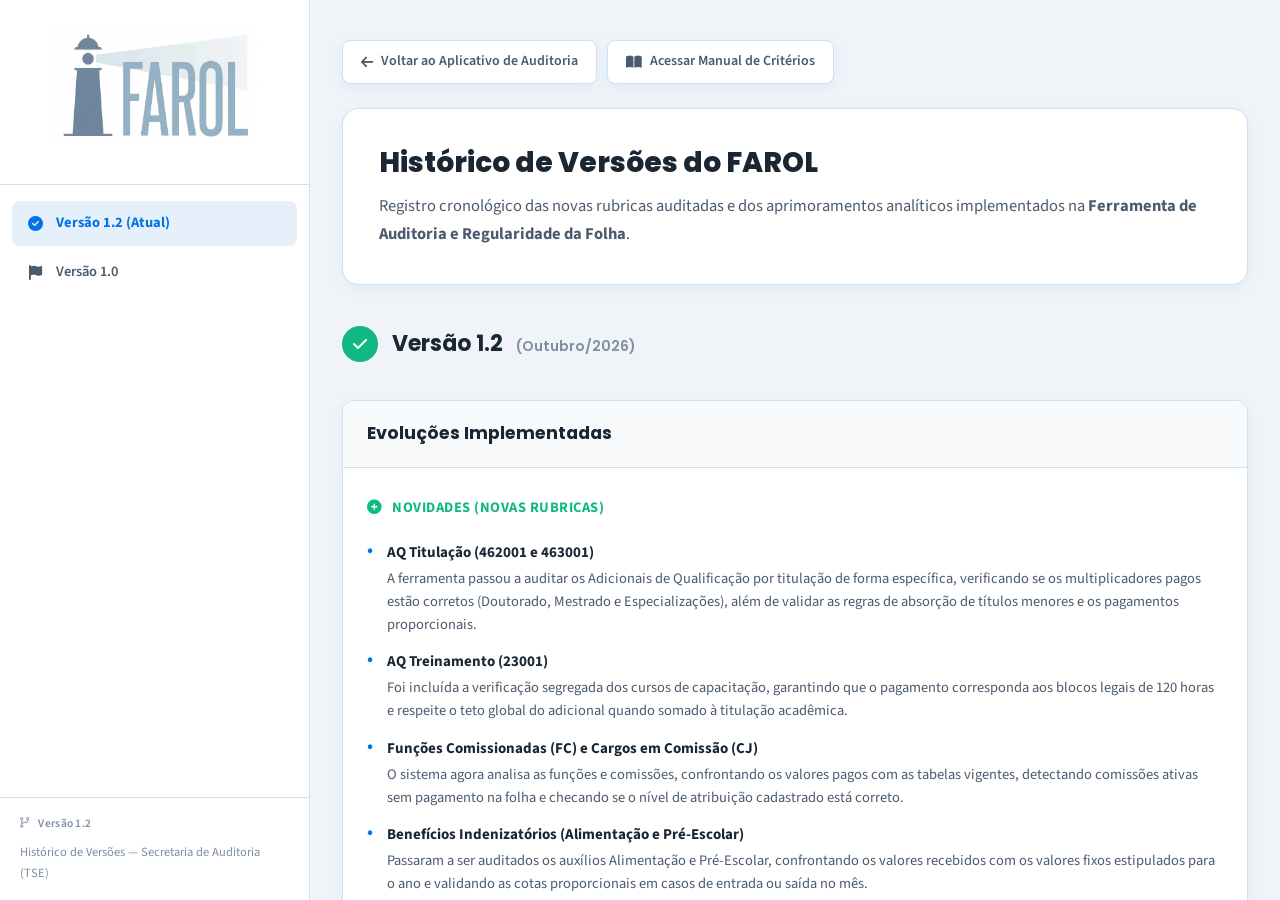
<file: versoes.html>
<!DOCTYPE html>
<html lang="pt-BR" data-theme="light">
<head>
    <meta charset="UTF-8">
    <meta name="viewport" content="width=device-width, initial-scale=1.0">
    <title>Histórico de Versões — FAROL</title>
    
    <!-- === IMPORTAÇÕES DE FONTES E ÍCONES === -->
    <link rel="preconnect" href="https://fonts.googleapis.com">
    <link rel="preconnect" href="https://fonts.gstatic.com" crossorigin>
    <link href="https://fonts.googleapis.com/css2?family=Poppins:wght@500;600;700;800&family=Source+Sans+3:wght@300;400;500;600;700;800&display=swap" rel="stylesheet">
    <link rel="stylesheet" href="https://cdnjs.cloudflare.com/ajax/libs/font-awesome/6.4.0/css/all.min.css">

    <!-- === FOLHA DE ESTILOS UNIFICADA DO SISTEMA === -->
    <link rel="stylesheet" href="style.css">
</head>
<body class="doc-body">

    <!-- === BARRA LATERAL COM ÍNDICE DAS VERSÕES === -->
    <aside class="doc-sidebar">
        <div class="doc-sidebar__header">
            <div class="doc-sidebar__brand">
                <img src="img/logo7.png" alt="FAROL - Ferramenta de Auditoria e Regularidade da Folha" class="doc-sidebar__logo-img">
            </div>
        </div>

        <nav class="doc-sidebar__nav" id="sidebar-nav">
            <a href="#sec-v1-2" class="doc-nav-item doc-nav-item--active"><i class="fa-solid fa-circle-check"></i> Versão 1.2 (Atual)</a>
            <a href="#sec-v1-0" class="doc-nav-item"><i class="fa-solid fa-flag"></i> Versão 1.0</a>
        </nav>

        <div class="doc-sidebar__footer">
            <div class="doc-sidebar__version">
                <i class="fa-solid fa-code-branch"></i>
                <span>Versão 1.2</span>
            </div>
            <span>Histórico de Versões — Secretaria de Auditoria (TSE)</span>
        </div>
    </aside>

    <!-- === ÁREA PRINCIPAL CENTRALIZADA DE LEITURA === -->
    <main class="doc-main">
        <div class="doc-container">
            
            <div style="display: flex; gap: 10px; margin-bottom: 24px; flex-wrap: wrap;">
                <a href="index.html" class="btn-return" style="margin-bottom: 0;">
                    <i class="fa-solid fa-arrow-left"></i> Voltar ao Aplicativo de Auditoria
                </a>
                <a href="manual.html" class="btn-return" style="margin-bottom: 0;">
                    <i class="fa-solid fa-book-open"></i> Acessar Manual de Critérios
                </a>
            </div>

            <header class="doc-hero">
                <h1 class="doc-hero__title">Histórico de Versões do FAROL</h1>
                <p class="doc-hero__desc">
                    Registro cronológico das novas rubricas auditadas e dos aprimoramentos analíticos implementados na <strong>Ferramenta de Auditoria e Regularidade da Folha</strong>.
                </p>
            </header>

            <!-- ==========================================================================
                 === VERSÃO 1.2: VERSÃO VIGENTE ===
                 ========================================================================== -->
            <section class="doc-section" id="sec-v1-2">
                <div class="doc-section__header">
                    <div class="doc-section__number" style="background-color: var(--color-start);"><i class="fa-solid fa-check" style="font-size: 16px;"></i></div>
                    <h2 class="doc-section__title">Versão 1.2 <span style="font-size: 14px; color: var(--text3); font-weight: 600; margin-left: 8px;">(Outubro/2026)</span></h2>
                </div>

                <article class="rule-card">
                    <div class="rule-card__header">
                        <h3 class="rule-card__title">Evoluções Implementadas</h3>
                    </div>
                    <div class="rule-card__body">
                        
                        <div class="rule-step">
                            <span class="rule-step__title" style="color: var(--color-start);"><i class="fa-solid fa-plus-circle" style="margin-right: 6px;"></i> Novidades (Novas Rubricas)</span>
                            <div class="changelog-list">
                                <div class="changelog-item">
                                    <strong>AQ Titulação (462001 e 463001)</strong>
                                    <p>A ferramenta passou a auditar os Adicionais de Qualificação por titulação de forma específica, verificando se os multiplicadores pagos estão corretos (Doutorado, Mestrado e Especializações), além de validar as regras de absorção de títulos menores e os pagamentos proporcionais.</p>
                                </div>
                                <div class="changelog-item">
                                    <strong>AQ Treinamento (23001)</strong>
                                    <p>Foi incluída a verificação segregada dos cursos de capacitação, garantindo que o pagamento corresponda aos blocos legais de 120 horas e respeite o teto global do adicional quando somado à titulação acadêmica.</p>
                                </div>
                                <div class="changelog-item">
                                    <strong>Funções Comissionadas (FC) e Cargos em Comissão (CJ)</strong>
                                    <p>O sistema agora analisa as funções e comissões, confrontando os valores pagos com as tabelas vigentes, detectando comissões ativas sem pagamento na folha e checando se o nível de atribuição cadastrado está correto.</p>
                                </div>
                                <div class="changelog-item">
                                    <strong>Benefícios Indenizatórios (Alimentação e Pré-Escolar)</strong>
                                    <p>Passaram a ser auditados os auxílios Alimentação e Pré-Escolar, confrontando os valores recebidos com os valores fixos estipulados para o ano e validando as cotas proporcionais em casos de entrada ou saída no mês.</p>
                                </div>
                                <div class="changelog-item">
                                    <strong>Segregação da GAACTA fora do Teto (Res. TSE nº 23.773/2026)</strong>
                                    <p>A Gratificação por Atuação de Alta Complexidade passou a ser identificada e separada automaticamente pelo sistema como verba indenizatória, impedindo que ela gere alertas falsos de extrapolação do teto constitucional.</p>
                                </div>
                            </div>
                        </div>

                        <div class="rule-step">
                            <span class="rule-step__title" style="color: var(--primary);"><i class="fa-solid fa-arrows-rotate" style="margin-right: 6px;"></i> Melhorias na Interface e Análise</span>
                            <div class="changelog-list">
                                <div class="changelog-item">
                                    <strong>Nova Nomenclatura: "Desvio Potencial"</strong>
                                    <p>A expressão "Desvio Financeiro" foi substituída por "Desvio Potencial" em todo o sistema, adequando a linguagem para deixar claro que os apontamentos são preliminares e não representam uma glosa definitiva antes da análise da auditoria.</p>
                                </div>
                                <div class="changelog-item">
                                    <strong>Exibição de Materialidade Financeira (Alertas de Atenção)</strong>
                                    <p>Os alertas amarelos passam a informar o valor exato da fração proporcional ou transição (em vez de R$ 0,00), permitindo ordenação da tabela por materialidade no SEI.</p>
                                </div>
                                <div class="changelog-item">
                                    <strong>Novo Topo do Diagnóstico (Resumo Financeiro)</strong>
                                    <p>O painel superior foi totalmente redesenhado para contar a história da folha de forma mais clara, mostrando agora os valores financeiros totais (em reais) da folha inteira, do universo auditado e de cada categoria de alerta.</p>
                                </div>
                                <div class="changelog-item">
                                    <strong>Caixas de Seleção para Filtros</strong>
                                    <p>Os antigos botões fixos foram substituídos por caixas de seleção dinâmicas, permitindo que o usuário cruze facilmente os níveis de alerta (Divergência, Atenção) com o tipo específico de lançamento que deseja analisar (Vencimentos, Tetos, Benefícios, etc.).</p>
                                </div>
                                <div class="changelog-item">
                                    <strong>Manual de Critérios</strong>
                                    <p>O que era uma página textual de Critérios de Avaliação se tornou uma página independente de Manual de Critérios, com navegação própria, textos mais detalhados sobre as regras auditadas e links de fontes normativas.</p>
                                </div>
                                <div class="changelog-item">
                                    <strong>Histórico de Versões</strong>
                                    <p>Foi criada uma página própria para registrar de forma transparente todas as evoluções, correções e melhorias de cada versão oficial do FAROL.</p>
                                </div>
                            </div>
                        </div>

                        <div class="rule-step">
                            <span class="rule-step__title" style="color: var(--color-conclusion);"><i class="fa-solid fa-wrench" style="margin-right: 6px;"></i> Correções</span>
                            <div class="changelog-list">
                                <div class="changelog-item">
                                    <strong>Fontes Normativas no Manual</strong>
                                    <p>O link que direcionava para a Resolução CNJ nº 14/2006 (Teto Constitucional) foi corrigido para apontar para a página exata da norma, e as leis de reajuste foram separadas em tópicos para facilitar a leitura.</p>
                                </div>
                            </div>
                        </div>

                    </div>
                </article>
            </section>

            <!-- ==========================================================================
                 === VERSÃO 1.0: MARCO INICIAL ===
                 ========================================================================== -->
            <section class="doc-section" id="sec-v1-0">
                <div class="doc-section__header">
                    <div class="doc-section__number" style="background-color: var(--text3);"><i class="fa-solid fa-flag" style="font-size: 13px;"></i></div>
                    <h2 class="doc-section__title">Versão 1.0 <span style="font-size: 14px; color: var(--text3); font-weight: 600; margin-left: 8px;">(Lançamento Inicial)</span></h2>
                </div>

                <article class="rule-card">
                    <div class="rule-card__header">
                        <h3 class="rule-card__title">Estrutura Inicial do Sistema</h3>
                    </div>
                    <div class="rule-card__body">
                        
                        <div class="rule-step">
                            <span class="rule-step__title"><i class="fa-solid fa-microchip" style="margin-right: 6px;"></i> Motor e Arquitetura</span>
                            <div class="changelog-list">
                                <div class="changelog-item">
                                    <strong>Processamento Local de Dados</strong>
                                    <p>A ferramenta foi criada utilizando uma arquitetura que processa os dados da folha diretamente na memória do computador do usuário, sem enviar arquivos para a internet, garantindo privacidade total e adequação à LGPD.</p>
                                </div>
                                <div class="changelog-item">
                                    <strong>Regras Base de Auditoria</strong>
                                    <p>O motor inicial foi lançado com a capacidade de verificar a Tabela de Vencimento Básico, validar os percentuais obrigatórios da GAJ (140%) e GAS (35%), analisar o Adicional de Qualificação (de forma unificada) e identificar extrapolações no Teto Constitucional do STF e no Limite de Horas Extras.</p>
                                </div>
                            </div>
                        </div>

                    </div>
                </article>
            </section>

        </div>
    </main>

    <!-- === SCRIPT DE INTERAÇÃO (SCROLLSPY) === -->
    <script>
        const docMain = document.querySelector('.doc-main');
        const sections = document.querySelectorAll('.doc-section');
        const navItems = document.querySelectorAll('.doc-nav-item');

        function updateActiveNavOnScroll() {
            if (!docMain) return;
            const mainTop = docMain.getBoundingClientRect().top;
            let activeId = "";

            sections.forEach(section => {
                const rect = section.getBoundingClientRect();
                if (rect.top - mainTop <= 160) {
                    activeId = section.getAttribute('id');
                }
            });

            if (activeId) {
                navItems.forEach(item => {
                    if (item.getAttribute('href') === `#${activeId}`) {
                        item.classList.add('doc-nav-item--active');
                    } else {
                        item.classList.remove('doc-nav-item--active');
                    }
                });
            }
        }

        if (docMain) {
            docMain.addEventListener('scroll', updateActiveNavOnScroll, { passive: true });
        }

        navItems.forEach(item => {
            item.addEventListener('click', () => {
                navItems.forEach(n => n.classList.remove('doc-nav-item--active'));
                item.classList.add('doc-nav-item--active');
            });
        });
    </script>
</body>
</html>
</file>
<file: style.css>
/* ==========================================================================
   === [CAPÍTULO] ESTILOS GLOBAIS E TOKENS ===
   ========================================================================== */

/* --- [Seção] Importação de Fontes e Configurações Base --- */
@import url('https://fonts.googleapis.com/css2?family=Playfair+Display:wght@600;700&family=Poppins:wght@500;600;700;800&family=Source+Sans+3:wght@300;400;500;600;700;800&display=swap');

:root {
    /* Cores de Fundo (Backgrounds) */
    --bg: #F0F4F8;
    --bg2: #E1EAF2;
    --surface: #FFFFFF;
    --surface2: #F8FAFC;

    /* Marca Institucional (Brand Primary) */
    --primary: #0073E6;
    --primary-light: #4D9FFF;
    --primary-faded: #E6F0FA;
    
    /* Textos e Tipografia */
    --text: #1A2733;
    --text2: #4A5B6E;
    --text3: #7D8FA3;
    
    /* Linhas e Divisores */
    --border: #CDE0F5;

    /* Cores Semânticas de Fases */
    --phase1: #005BB5;
    --phase2: #0073E6;
    --phase3: #008CFF;
    
    /* Cores de Status e Alerta */
    --color-start: #10B981;
    --color-success: #10B981;
    --color-warning: #D97706;
    --color-warning-bg: rgba(217, 119, 6, 0.08);
    --color-warning-border: rgba(217, 119, 6, 0.2);
    --color-conclusion: #E11D48;
    --color-danger: #E11D48;
    --color-conclusion-bg: rgba(225, 29, 72, 0.06);
    --color-conclusion-border: rgba(225, 29, 72, 0.2);

    /* Tipografia do Sistema */
    --font-main: 'Source Sans 3', sans-serif;
    --font-display: 'Poppins', sans-serif;
    --font-institutional: 'Playfair Display', serif;

    /* Raios de Arredondamento */
    --radius-sm: 8px;
    --radius: 12px;
    --radius-lg: 16px;

    /* Efeitos Físicos (Sombras) */
    --shadow: 0 4px 12px rgba(0, 115, 230, 0.08);
    --shadow-lg: 0 8px 32px rgba(0, 115, 230, 0.15);
    
    /* Transições de Movimento */
    --transition: 200ms cubic-bezier(.4, 0, .2, 1);
}

/* --- [Seção] Modo Escuro (Ajuste de Tokens) --- */
[data-theme="dark"] {
    --bg: #0F172A;
    --bg2: #1E293B;
    --surface: #1E293B;
    --surface2: #273447;
    
    --primary: #38BDF8;
    --primary-light: #7DD3FC;
    --primary-faded: #13273D;
    
    --text: #F8FAFC;
    --text2: #CBD5E1;
    --text3: #94A3B8;
    
    --border: #334155;

    --color-start: #34D399;
    --color-success: #34D399;
    --color-warning: #FBBF24;
    --color-warning-bg: rgba(251, 191, 36, 0.12);
    --color-warning-border: rgba(251, 191, 36, 0.25);
    --color-conclusion: #FB7185;
    --color-danger: #FB7185;
    --color-conclusion-bg: rgba(225, 29, 72, 0.12);
    --color-conclusion-border: rgba(225, 29, 72, 0.3);

    --phase1: #38BDF8;
    --phase2: #7DD3FC;
    --phase3: #BAE6FD;

    --shadow: 0 4px 16px rgba(0, 0, 0, 0.3);
    --shadow-lg: 0 8px 32px rgba(0, 0, 0, 0.5);
}

/* --- [Seção] Reset de Layout --- */
* {
    margin: 0;
    padding: 0;
    box-sizing: border-box;
    -webkit-font-smoothing: antialiased;
    -moz-osx-font-smoothing: grayscale;
}

body {
    font-family: var(--font-main);
    background-color: var(--bg);
    color: var(--text);
    overflow: hidden;
    height: 100vh;
    width: 100vw;
    transition: background-color var(--transition), color var(--transition);
}

/* Layout específico para páginas de documentação (Manual de Regras) */
body.doc-body,
body:has(.doc-sidebar) {
    display: flex;
    height: 100vh;
    overflow: hidden;
    font-size: 16px;
    line-height: 1.7;
}

/* ==========================================================================
   === [CAPÍTULO] LAYOUT PRINCIPAL (APP FAROL) ===
   ========================================================================== */

/* --- [Seção] Container Principal (Estrutura SPA) --- */
.app-layout {
    display: flex;
    width: 100vw;
    height: 100vh;
    overflow: hidden;
}

/* --- [Seção] Sidebar de Navegação do App --- */
.sidebar {
    width: 270px;
    background-color: var(--surface);
    border-right: 1px solid var(--border);
    display: flex;
    flex-direction: column;
    padding: 0;
    flex-shrink: 0;
    z-index: 100;
    transition: background-color var(--transition), border-color var(--transition);
}

.sidebar__header {
    padding: 24px 20px;
    border-bottom: 1px solid var(--border);
    margin-bottom: 16px;
}

.sidebar__logo {
    display: flex;
    align-items: center;
    justify-content: center;
    margin-bottom: 0;
    padding: 0;
    width: 100%;
}

.sidebar__logo-img {
    width: 100%;
    max-width: 80%;
    height: auto;
    object-fit: contain;
    display: block;
    border: none;
    outline: none;
    box-shadow: none;
    filter: none;
    transition: var(--transition);
}

.doc-sidebar__brand {
    display: flex;
    align-items: center;
    justify-content: center;
    margin-bottom: 0;
    width: 100%;
}

.doc-sidebar__logo-img {
    width: 100%;
    max-width: 80%;
    height: auto;
    object-fit: contain;
    display: block;
    border: none;
    outline: none;
    box-shadow: none;
    filter: none;
}

.sidebar__menu {
    display: flex;
    flex-direction: column;
    gap: 8px;
    flex-grow: 1;
    padding: 0 16px;
}

.sidebar__menu-item {
    display: flex;
    align-items: center;
    gap: 12px;
    padding: 10px 14px;
    border-radius: var(--radius);
    color: var(--text2);
    font-weight: 600;
    font-size: 14.5px;
    cursor: pointer;
    transition: var(--transition);
    outline: none;
    text-decoration: none;
    white-space: nowrap;
}

.sidebar__menu-item:hover {
    background-color: var(--bg);
    color: var(--primary);
}

.sidebar__menu-item--active {
    background-color: var(--primary-faded);
    color: var(--primary);
}

.sidebar__menu-item i {
    font-size: 17px;
    width: 22px;
    text-align: center;
}

.sidebar__external-icon {
    font-size: 11px !important;
    width: auto !important;
    margin-left: auto;
    opacity: 0.55;
    transition: var(--transition);
}

.sidebar__menu-item:hover .sidebar__external-icon {
    opacity: 1;
    color: var(--primary);
    transform: translate(1px, -1px);
}

.sidebar__footer {
    border-top: 1px solid var(--border);
    padding: 16px 18px 20px 18px;
}

.sidebar__toggle-theme {
    display: flex;
    align-items: center;
    gap: 16px;
    padding: 12px 16px;
    border-radius: var(--radius);
    color: var(--text2);
    font-weight: 600;
    cursor: pointer;
    transition: var(--transition);
    outline: none;
}

.sidebar__toggle-theme:hover {
    background-color: var(--bg);
    color: var(--text);
}

/* --- [Seção] Envoltório de Conteúdo --- */
.content-wrapper {
    display: flex;
    flex-grow: 1;
    flex-direction: column;
    height: 100vh;
    overflow: hidden;
}

/* --- [Seção] Cabeçalho Dinâmico --- */
.main-header {
    height: 70px;
    background-color: var(--surface);
    border-bottom: 1px solid var(--border);
    display: flex;
    align-items: center;
    justify-content: space-between;
    padding: 0 32px;
    flex-shrink: 0;
    transition: background-color var(--transition), border-color var(--transition);
}

.main-header__identity {
    flex: 1;
    min-width: 0;
}

.main-header__institution {
    font-size: 24px;
    font-weight: 700;
    color: var(--text);
    letter-spacing: -0.2px;
}

.main-header__sub-institution {
    font-size: 14px;
    font-weight: 500;
    color: var(--text3);
}

.main-header__active-box {
    display: flex;
    align-items: center;
    gap: 12px;
}

.main-header__active-title {
    font-family: var(--font-display);
    font-size: 22px;
    font-weight: 700;
    color: var(--text);
    line-height: 1.2;
    white-space: normal !important;
    word-wrap: break-word;
}

.main-header__actions {
    display: flex;
    align-items: center;
    gap: 16px;
}

/* --- [Seção] Área Principal de Scroll --- */
.main-area {
    flex-grow: 1;
    overflow-y: auto;
    padding: 32px;
    background-color: var(--bg);
    transition: background-color var(--transition);
}

/* --- [Seção] Rodapé do Aplicativo --- */
.app-footer {
    height: 40px;
    background-color: var(--surface);
    border-top: 1px solid var(--border);
    display: flex;
    align-items: center;
    justify-content: space-between;
    padding: 0 32px;
    font-size: 12px;
    color: var(--text3);
    flex-shrink: 0;
    transition: background-color var(--transition), border-color var(--transition);
}

.app-footer__badge {
    display: flex;
    align-items: center;
    gap: 6px;
    font-weight: 600;
    color: var(--text2);
}

/* ==========================================================================
   === [CAPÍTULO] COMPONENTES DO APP FAROL ===
   ========================================================================== */

/* --- [Seção] Botões --- */
.btn {
    display: inline-flex;
    align-items: center;
    justify-content: center;
    gap: 8px;
    font-family: var(--font-main);
    font-weight: 700;
    font-size: 14px;
    padding: 10px 20px;
    border-radius: var(--radius);
    border: 1px solid transparent;
    cursor: pointer;
    transition: var(--transition);
    height: 40px;
    outline: none;
}

.btn--primary {
    background-color: var(--primary);
    color: #FFFFFF;
}

.btn--primary:hover {
    background-color: var(--primary-light);
    box-shadow: 0 4px 12px rgba(0, 115, 230, 0.2);
}

.btn--secondary {
    background-color: var(--surface);
    border-color: var(--border);
    color: var(--text2);
}

.btn--secondary:hover {
    background-color: var(--bg);
    color: var(--text);
}

.btn--compact {
    padding: 6px 12px;
    height: 32px;
    font-size: 12px;
    border-radius: 8px;
}

.btn--active {
    background-color: var(--primary-faded);
    border-color: var(--primary-light);
    color: var(--primary);
}

.btn--disabled,
.btn:disabled {
    opacity: 0.55 !important;
    cursor: not-allowed !important;
    pointer-events: none !important;
    background-color: var(--surface2) !important;
    border-color: var(--border) !important;
    color: var(--text3) !important;
    box-shadow: none !important;
    transform: none !important;
}

.sidebar__version {
    display: flex;
    align-items: center;
    gap: 8px;
    padding: 0 16px 12px 16px;
    font-size: 11.5px;
    font-weight: 600;
    color: var(--text3);
    letter-spacing: 0.3px;
    user-select: none;
}

.sidebar__version i {
    font-size: 11px;
    opacity: 0.7;
}

/* --- [Seção] Badges e Etiquetas --- */
.badge {
    display: inline-flex;
    align-items: center;
    justify-content: center;
    gap: 6px;
    padding: 4px 10px;
    font-size: 11px;
    font-weight: 700;
    border-radius: 100px;
    text-transform: uppercase;
}

.badge i {
    font-size: 11px;
    line-height: 1;
}

.badge--success {
    background-color: rgba(16, 185, 129, 0.12);
    color: var(--color-start);
}

.badge--error {
    background-color: rgba(225, 29, 72, 0.12);
    color: var(--color-conclusion);
}

.badge--warning {
    background-color: var(--color-warning-bg);
    color: var(--color-warning);
}

.badge--neutral {
    background-color: var(--bg2);
    color: var(--text2);
}

/* --- [Seção] Banners Informativos de Notificação --- */
.notice-banner {
    display: flex;
    align-items: center;
    gap: 12px;
    padding: 14px 18px;
    border-radius: var(--radius);
    font-size: 13.5px;
    line-height: 1.45;
    margin-top: 16px;
    margin-bottom: 12px;
    transition: var(--transition);
}

.notice-banner--warning {
    background-color: var(--color-warning-bg);
    border: 1px solid var(--color-warning-border);
    color: var(--color-warning);
}

.notice-banner__icon {
    font-size: 18px;
    flex-shrink: 0;
}

.notice-banner__content {
    flex: 1;
}

/* --- [Seção] Estrutura das Abas SPA --- */
.spa-view {
    display: none;
    opacity: 0;
    transform: translateY(10px);
}

.spa-view--active {
    display: block !important;
    opacity: 1 !important;
    transform: translateY(0px) !important;
}

/* --- [Seção] Cartões Base --- */
.card {
    background-color: var(--surface);
    border: 1px solid var(--border);
    border-left: none !important;
    border-right: none !important;
    border-radius: var(--radius);
    box-shadow: var(--shadow);
    transition: background-color var(--transition), border-color var(--transition), box-shadow var(--transition);
    overflow: hidden;
    margin-bottom: 24px;
}

.card--paddings {
    padding: 20px 24px;
}

.card-title {
    font-family: var(--font-main);
    font-size: 14.5px;
    font-weight: 700;
    color: var(--text);
    margin-bottom: 12px;
}

/* --- [Seção] Área de Upload (Drag-and-Drop) --- */
.upload-container {
    background-color: var(--surface);
    border: 1px solid var(--border);
    border-radius: var(--radius);
    padding: 32px;
    box-shadow: var(--shadow);
    transition: var(--transition);
}

.section-title-box {
    margin-bottom: 24px;
}

.section-title {
    font-size: 18px;
    font-weight: 700;
    color: var(--text);
}

.section-subtitle {
    font-size: 14px;
    color: var(--text2);
}

.dropzone {
    border: 2px dashed var(--border);
    border-radius: var(--radius);
    padding: 48px 24px;
    text-align: center;
    cursor: pointer;
    background-color: var(--surface2);
    transition: var(--transition);
    position: relative;
    outline: none;
}

.dropzone:hover, .dropzone--dragover {
    border-color: var(--primary);
    background-color: var(--primary-faded);
}

.dropzone__input {
    position: absolute;
    top: 0;
    left: 0;
    width: 100%;
    height: 100%;
    opacity: 0;
    cursor: pointer;
}

.dropzone__icon {
    font-size: 48px;
    color: var(--text3);
    margin-bottom: 16px;
    transition: var(--transition);
}

.dropzone:hover .dropzone__icon {
    color: var(--primary);
    transform: translateY(-2px);
}

.dropzone__title {
    font-size: 16px;
    font-weight: 700;
    color: var(--text);
    margin-bottom: 8px;
}

.dropzone__limits {
    font-size: 12px;
    color: var(--text3);
    margin-bottom: 20px;
}

/* --- [Seção] Painel de Pré-visualização pós Ingestão --- */
.upload-preview {
    margin-top: 24px;
    border: 1px solid var(--border);
    border-radius: var(--radius);
    padding: 24px;
    background-color: var(--surface2);
}

.upload-preview__header {
    display: flex;
    justify-content: space-between;
    align-items: center;
    margin-bottom: 16px;
    border-bottom: 1px solid var(--border);
    padding-bottom: 12px;
}

.upload-preview__title {
    font-size: 15px;
    font-weight: 700;
    color: var(--text);
    display: flex;
    align-items: center;
    gap: 8px;
}

.upload-preview__title i {
    color: var(--color-start);
}

.upload-preview__meta-grid {
    display: grid;
    grid-template-columns: repeat(4, minmax(0, 1fr));
    gap: 14px;
    margin-bottom: 24px;
}

.preview-meta-card {
    background-color: var(--surface);
    border: 1px solid var(--border);
    border-radius: var(--radius);
    padding: 16px 18px;
    box-shadow: var(--shadow);
    display: flex;
    flex-direction: column;
    justify-content: space-between;
    gap: 4px;
}

.preview-meta-card__label {
    font-size: 11.5px;
    font-weight: 700;
    color: var(--text3);
    text-transform: uppercase;
    letter-spacing: 0.5px;
}

.preview-meta-card__value {
    display: block;
    font-size: 30px;
    font-weight: 800;
    line-height: 1.1;
    margin: 4px 0 2px 0;
}

.preview-meta-card__value--primary {
    color: var(--primary);
}

.preview-meta-card__value--muted {
    color: var(--text2);
}

.preview-meta-card__sub {
    font-size: 12px;
    color: var(--text3);
    font-weight: 500;
}

.upload-preview__footer-actions {
    display: flex;
    gap: 12px;
}

/* --- [Seção] Componente de Carregamento Assíncrono --- */
.upload-loading {
    background-color: var(--surface2);
    border: 1px dashed var(--primary);
    border-radius: var(--radius);
    padding: 40px;
    text-align: center;
    display: flex;
    flex-direction: column;
    align-items: center;
    justify-content: center;
    box-shadow: var(--shadow);
    transition: var(--transition);
}

.upload-loading__spinner {
    margin-bottom: 20px;
}

.upload-loading__title {
    font-size: 16px;
    font-weight: 700;
    color: var(--text);
    margin-bottom: 8px;
}

.upload-loading__status {
    font-size: 13px;
    color: var(--text3);
    font-weight: 500;
}

/* ==========================================================================
   === [CAPÍTULO] ESTRUTURA EM 5 COLUNAS DO TOPO (DIAGNÓSTICO) ===
   ========================================================================== */

.summary-layout {
    display: grid;
    grid-template-columns: minmax(0, 0.65fr) minmax(0, 1.1fr) minmax(0, 1.25fr) minmax(0, 1.15fr) minmax(0, 0.85fr) !important;
    gap: 12px;
    margin-bottom: 24px;
    align-items: stretch;
}

.summary-layout__col {
    margin-bottom: 0 !important;
    height: 100%;
}

/* --- [Seção] Coluna 1: Total de Servidores no Arquivo (Compacto) --- */
.summary-layout__col--total-servers {
    display: flex;
    flex-direction: column;
    justify-content: center;
    padding: 14px 10px !important;
}

.kpi-total-servers-card {
    display: flex;
    flex-direction: column;
    align-items: center;
    justify-content: center;
    text-align: center;
    height: 100%;
    gap: 6px;
}

.kpi-total-servers-card__icon-box {
    width: 38px;
    height: 38px;
    border-radius: 50%;
    background-color: var(--primary-faded);
    color: var(--primary);
    display: flex;
    align-items: center;
    justify-content: center;
    font-size: 16px;
    margin-bottom: 2px;
}

.kpi-total-servers-card__value {
    font-size: 30px;
    font-weight: 800;
    color: var(--text);
    line-height: 1;
}

.kpi-total-servers-card__sub {
    font-size: 11.5px;
    font-weight: 600;
    color: var(--text2);
    text-align: center;
    line-height: 1.25;
}

/* --- [Seção] Coluna 2: Universo de Servidores --- */
.summary-layout__col--servers {
    display: flex;
    flex-direction: column;
    justify-content: space-between;
    gap: 8px;
}

.kpi-server-card {
    background-color: var(--surface);
    border: 1px solid var(--border);
    border-radius: var(--radius);
    padding: 10px 14px;
    display: flex;
    flex-direction: column;
    justify-content: space-between;
    box-shadow: var(--shadow);
}

.kpi-server-card--audited {
    flex: 0 0 auto;
    padding: 10px 14px;
}

.kpi-server-card--nonaudited {
    flex: 1;
    display: flex;
    flex-direction: column;
    justify-content: space-between;
}

.kpi-server-card__category {
    font-size: 11.5px;
    font-weight: 700;
    text-transform: uppercase;
    color: var(--text3);
    letter-spacing: 0.4px;
    margin-bottom: 4px;
    display: block;
}

.kpi-server-card__category--primary {
    color: var(--primary);
}

.kpi-server-card__list {
    display: flex;
    flex-direction: column;
    gap: 3px;
}

.kpi-server-card__row {
    display: flex;
    justify-content: space-between;
    align-items: center;
    font-size: 12.5px;
    color: var(--text2);
}

.kpi-server-card__label {
    display: inline-flex;
    align-items: center;
}

.kpi-server-card__value {
    font-size: 14px;
    font-weight: 700;
    color: var(--text);
}

.kpi-server-card__value--primary {
    font-size: 19px;
    font-weight: 800;
    color: var(--primary);
}

.kpi-dot {
    display: inline-block;
    width: 6px;
    height: 6px;
    border-radius: 50%;
    margin-right: 6px;
    flex-shrink: 0;
}

.kpi-dot--primary {
    background-color: var(--primary);
}

.kpi-dot--success {
    background-color: var(--color-start);
}

.kpi-dot--muted {
    background-color: var(--text3);
    opacity: 0.55;
}

/* --- [Seção] Coluna 3: Lançamentos da Folha --- */
.summary-layout__col--launches {
    display: flex;
    flex-direction: column;
    justify-content: space-between;
    padding: 12px 14px !important;
}

.kpi-launches-card {
    display: flex;
    flex-direction: column;
    justify-content: space-between;
    height: 100%;
}

.kpi-launches-card__title {
    font-size: 11.5px;
    font-weight: 700;
    color: var(--text3);
    text-transform: uppercase;
    letter-spacing: 0.5px;
    margin-bottom: 4px;
}

.kpi-launches-row {
    display: flex;
    justify-content: space-between;
    align-items: center;
    font-size: 13px;
}

.kpi-launches-row--total {
    padding-bottom: 6px;
}

.kpi-launches-row__label {
    color: var(--text2);
    font-weight: 600;
}

.kpi-launches-row__meta {
    display: flex;
    flex-direction: column;
    align-items: flex-end;
    gap: 1px;
}

.kpi-launches-row__val {
    font-weight: 800;
    font-size: 17px;
    line-height: 1.15;
    color: var(--text);
}

.kpi-launches-row__val--primary {
    color: var(--primary);
}

.kpi-launches-row__val--muted {
    color: var(--text3);
}

.kpi-launches-row__money {
    font-size: 12px;
    font-weight: 700;
    letter-spacing: -0.2px;
    white-space: nowrap;
}

.kpi-launches-row__money--primary {
    color: var(--primary);
}

.kpi-launches-row__money--muted {
    color: var(--text3);
}

.kpi-launches-card__breakdown {
    display: flex;
    flex-direction: column;
    gap: 6px;
    padding-top: 6px;
    border-top: 1px dashed var(--border);
}

/* --- [Seção] Coluna 4: Mini Cards de Status da Auditoria --- */
.summary-layout__col--status {
    display: flex;
    flex-direction: column;
    justify-content: space-between;
    gap: 6px;
}

.kpi-mini-card {
    background-color: var(--surface);
    border: 1px solid var(--border);
    border-radius: var(--radius);
    padding: 8px 12px;
    display: flex;
    justify-content: space-between;
    align-items: center;
    box-shadow: var(--shadow);
    flex: 1;
}

.kpi-mini-card__info {
    display: flex;
    flex-direction: column;
    gap: 1px;
}

.kpi-mini-card__label {
    font-size: 11px;
    font-weight: 600;
    color: var(--text3);
    text-transform: uppercase;
}

.kpi-mini-card__value {
    font-size: 17px;
    font-weight: 800;
    color: var(--text);
}

.kpi-mini-card__value--success {
    color: var(--color-start);
}

.kpi-mini-card__value--warning {
    color: var(--color-warning);
}

.kpi-mini-card__value--error {
    color: var(--color-conclusion);
}

.kpi-mini-card__meta {
    display: flex;
    flex-direction: column;
    align-items: flex-end;
    justify-content: center;
    gap: 2px;
}

.kpi-mini-card__badge {
    font-size: 10.5px;
    font-weight: 700;
    padding: 2px 6px;
    border-radius: 100px;
}

.kpi-mini-card__badge--success {
    background-color: rgba(16, 185, 129, 0.12);
    color: var(--color-start);
}

.kpi-mini-card__badge--warning {
    background-color: var(--color-warning-bg);
    color: var(--color-warning);
}

.kpi-mini-card__badge--error {
    background-color: rgba(225, 29, 72, 0.12);
    color: var(--color-conclusion);
}

.kpi-mini-card__amount {
    font-size: 12px;
    font-weight: 700;
    white-space: nowrap;
    letter-spacing: -0.2px;
}

.kpi-mini-card__amount--success {
    color: var(--color-start);
}

.kpi-mini-card__amount--warning {
    color: var(--color-warning);
}

.kpi-mini-card__amount--error {
    color: var(--color-conclusion);
}

/* --- [Seção] Coluna 5: Card do Gráfico de Rosca --- */
.summary-layout__col--chart {
    display: flex;
    flex-direction: column;
    justify-content: center;
    align-items: center;
    padding: 10px !important;
    overflow: visible !important;
}

.chart-container {
    width: 100% !important;
    max-width: 150px !important;
    height: 150px !important;
    position: relative;
    display: flex;
    align-items: center;
    justify-content: center;
}

.chart-container canvas {
    width: 100% !important;
    max-width: 100% !important;
    height: 100% !important;
}

/* ==========================================================================
   === [CAPÍTULO] TABELA DE RESULTADOS, BUSCA E FILTROS ===
   ========================================================================== */

/* --- [Seção] Cabeçalho e Busca da Tabela --- */
.table-header {
    display: flex;
    justify-content: space-between;
    align-items: center;
    padding: 18px 24px;
    border-bottom: 1px solid var(--border);
    background-color: var(--surface);
    flex-wrap: wrap;
    gap: 12px;
}

.table-header__title {
    font-size: 18px;
    font-weight: 700;
    color: var(--text);
}

.table-header__actions {
    display: flex;
    gap: 10px;
    align-items: center;
    flex-wrap: wrap;
}

.table-search {
    position: relative;
    display: flex;
    align-items: center;
    min-width: 250px;
}

.table-search__icon {
    position: absolute;
    left: 12px;
    color: var(--text3);
    font-size: 13px;
    pointer-events: none;
}

.table-search__input {
    width: 100%;
    height: 32px;
    padding: 6px 12px 6px 32px;
    font-family: var(--font-main);
    font-size: 12.5px;
    font-weight: 500;
    color: var(--text);
    background-color: var(--surface2);
    border: 1px solid var(--border);
    border-radius: 8px;
    outline: none;
    transition: var(--transition);
}

.table-search__input::placeholder {
    color: var(--text3);
}

.table-search__input:focus {
    border-color: var(--primary);
    background-color: var(--surface);
    box-shadow: 0 0 0 2px var(--primary-faded);
}

.table-filter-type__select {
    font-family: var(--font-main);
    font-size: 12.5px;
    font-weight: 600;
    color: var(--text2);
    background-color: var(--surface2);
    border: 1px solid var(--border);
    border-radius: 8px;
    height: 32px;
    padding: 0 12px;
    outline: none;
    cursor: pointer;
    transition: var(--transition);
}

.table-filter-type__select:hover {
    border-color: var(--primary-light);
    color: var(--text);
}

.table-filter-type__select:focus {
    border-color: var(--primary);
    box-shadow: 0 0 0 2px var(--primary-faded);
}

.sortable-th {
    cursor: pointer;
    user-select: none;
    transition: background-color var(--transition), color var(--transition);
}

.sortable-th:hover {
    background-color: var(--bg2) !important;
    color: var(--primary);
}

.sortable-th > span {
    margin-right: 4px;
}

.sort-icon {
    font-size: 11px;
    color: var(--text3);
    opacity: 0.6;
    transition: var(--transition);
}

.sortable-th:hover .sort-icon,
.sortable-th.sorted .sort-icon {
    opacity: 1;
    color: var(--primary);
}

/* --- [Seção] Tabela de Resultados --- */
.table-scroll-container {
    overflow-x: auto;
    overflow-y: auto;
    width: 100%;
    min-height: 480px;
    max-height: calc(100vh - 280px);
}

.data-table {
    width: 100%;
    border-collapse: separate;
    border-spacing: 0;
    font-size: 13px;
    text-align: left;
}

.data-table th {
    background-color: var(--surface2);
    color: var(--text2);
    font-weight: 700;
    padding: 12px 16px;
    text-transform: uppercase;
    font-size: 11px;
    letter-spacing: 0.5px;
    white-space: nowrap;
    position: sticky;
    top: 0;
    z-index: 10;
    box-shadow: inset 0 -1px 0 var(--border);
}

.data-table td {
    padding: 12px 16px;
    border-bottom: 1px solid var(--border);
    color: var(--text2);
    white-space: nowrap;
    background-color: var(--surface);
    transition: background-color var(--transition);
}

.data-table tbody tr:hover td {
    background-color: var(--surface2);
}

.data-table tbody tr:last-child td {
    border-bottom: none;
}

.td-placeholder {
    text-align: center;
    padding: 48px !important;
    color: var(--text3);
    font-weight: 500;
}

.data-table__cell--detail {
    white-space: normal !important;
    max-width: 380px;
    padding: 8px 16px !important;
}

.audit-issue {
    display: flex;
    flex-direction: column;
    gap: 2px;
    text-align: left;
}

.audit-issue__badge {
    align-self: flex-start;
    margin-bottom: 2px;
    font-size: 10.5px !important;
    padding: 2px 7px !important;
    gap: 5px;
}

.audit-issue__badge i {
    font-size: 10px;
    line-height: 1;
}

.audit-issue__math {
    font-size: 12px;
    color: var(--text);
    line-height: 1.3;
}

.audit-issue__math strong {
    font-weight: 700;
}

.audit-issue-divider {
    height: 1px;
    background-color: var(--border);
    margin: 6px 0;
    width: 100%;
}

/* --- [Seção] Paginação da Tabela --- */
.table-pagination-container {
    border-top: 1px solid var(--border);
    background-color: var(--surface);
    padding: 14px 24px;
}

.table-pagination {
    display: flex;
    align-items: center;
    justify-content: space-between;
    flex-wrap: wrap;
    gap: 16px;
    border-top: 1px solid var(--border);
}

.table-pagination__info {
    font-size: 13px;
    color: var(--text2);
    font-weight: 600;
    margin: 15px;
}

.table-pagination__controls {
    display: flex;
    align-items: center;
    gap: 10px;
}

.table-pagination__indicator {
    font-size: 13px;
    color: var(--text2);
    user-select: none;
}

.table-pagination__indicator strong {
    color: var(--primary);
    font-weight: 700;
}

.table-pagination__size {
    display: flex;
    align-items: center;
}

.table-pagination__select {
    font-family: var(--font-main);
    font-size: 12.5px;
    font-weight: 600;
    color: var(--text2);
    background-color: var(--surface2);
    border: 1px solid var(--border);
    border-radius: 8px;
    padding: 6px 12px;
    outline: none;
    cursor: pointer;
    transition: var(--transition);
    margin: 20px;
}

.table-pagination__select:hover {
    border-color: var(--primary-light);
    color: var(--text);
}

.table-pagination__select:focus {
    border-color: var(--primary);
    box-shadow: 0 0 0 2px var(--primary-faded);
}

/* ==========================================================================
   === [CAPÍTULO] COMPONENTES DO MODAL DE AUDITORIA (BEM) ===
   ========================================================================== */

/* --- [Seção] Estrutura e Identidade do Modal --- */
.audit-modal {
    font-family: var(--font-main);
    color: var(--text);
    padding-top: 6px;
    text-align: left;
}

.audit-modal__header {
    border-bottom: 2px solid var(--border);
    padding-bottom: 16px;
    margin-bottom: 20px;
}

.audit-modal__header-row {
    display: flex;
    justify-content: space-between;
    align-items: flex-start;
    gap: 16px;
}

.audit-modal__identity {
    flex: 1;
    min-width: 0;
}

.audit-modal__title-row {
    display: flex;
    align-items: center;
    gap: 12px;
    flex-wrap: wrap;
}

.audit-modal__title {
    font-size: 22px;
    font-weight: 800;
    color: var(--text);
    margin: 0;
}

.audit-modal__title span {
    color: var(--primary);
}

.audit-modal__privacy-box {
    margin-top: 6px;
    font-size: 14.5px;
    color: var(--text2);
}

.audit-modal__divider-dot {
    margin: 0 6px;
    color: var(--border);
}

.audit-modal__subtitle {
    font-size: 14px;
    color: var(--text2);
    font-weight: 600;
    margin-top: 6px;
}

.audit-modal__subtitle strong {
    color: var(--primary);
}

/* --- [Seção] Seções e Listagem de Rubricas --- */
.audit-modal__section {
    margin-bottom: 24px;
}

.audit-modal__section-header {
    display: flex;
    justify-content: space-between;
    align-items: center;
    margin-bottom: 10px;
    flex-wrap: wrap;
    gap: 8px;
}

.audit-modal__section-title {
    font-size: 14px;
    font-weight: 700;
    color: var(--text3);
    text-transform: uppercase;
    margin: 0;
    letter-spacing: 0.5px;
}

.audit-modal__rubrics-box {
    max-height: 380px;
    overflow-y: auto;
    border: 1px solid var(--border);
    border-radius: var(--radius-sm);
    padding: 4px 10px;
    background-color: var(--surface2);
}

.audit-rubric-row {
    display: flex;
    justify-content: space-between;
    align-items: center;
    padding: 12px 14px;
    font-size: 14.5px;
    border-bottom: 1px solid var(--border);
    transition: background-color var(--transition);
}

.audit-rubric-row:nth-child(even) {
    background-color: rgba(0, 115, 230, 0.02);
}

[data-theme="dark"] .audit-rubric-row:nth-child(even) {
    background-color: rgba(255, 255, 255, 0.02);
}

.audit-rubric-row:last-child {
    border-bottom: none;
}

.audit-rubric-row__info {
    text-align: left;
}

.audit-rubric-row__code {
    color: var(--text);
    font-weight: 700;
}

.audit-rubric-row__desc {
    color: var(--text2);
}

.audit-rubric-row__tags {
    margin-top: 4px;
    display: flex;
    gap: 6px;
    flex-wrap: wrap;
}

.audit-rubric-row__val {
    white-space: nowrap;
    margin-left: 12px;
    font-weight: 700;
}

.audit-rubric-row__val--income {
    color: var(--text);
}

.audit-rubric-row__val--deduction {
    color: var(--color-conclusion);
}

/* --- [Seção] Cards de Conciliação e Limites --- */
.audit-card {
    padding: 16px 20px;
    border-radius: var(--radius);
    margin-bottom: 16px;
    border: 1px solid var(--border);
    background-color: var(--surface);
    transition: var(--transition);
}

.audit-card--conforming {
    background-color: var(--surface);
    border-color: var(--border);
}

.audit-card--proportional {
    background-color: var(--color-warning-bg);
    border-color: var(--color-warning-border);
}

.audit-card--divergent {
    background-color: var(--color-conclusion-bg);
    border-color: var(--color-conclusion-border);
}

.audit-card__header {
    display: flex;
    justify-content: space-between;
    align-items: center;
    font-size: 15px;
    font-weight: 700;
    color: var(--text);
}

.audit-card__title {
    display: flex;
    align-items: center;
    gap: 10px;
}

.audit-card__icon {
    color: var(--text3);
    font-size: 14px;
    opacity: 0.85;
}

.audit-card__badge-status {
    font-size: 12px;
    font-weight: 800;
    text-transform: uppercase;
}

.audit-card__badge-status--conforming {
    color: var(--color-start);
}

.audit-card__badge-status--proportional {
    color: var(--color-warning);
}

.audit-card__badge-status--divergent {
    color: var(--color-conclusion);
}

.audit-card__values {
    display: flex;
    justify-content: space-between;
    align-items: center;
    font-size: 15px;
    margin-top: 8px;
    color: var(--text2);
}

.audit-card__note {
    margin-top: 12px;
    padding: 14px 18px;
    background-color: var(--surface2);
    border: 1px solid var(--border);
    border-radius: var(--radius-sm);
    font-size: 15px;
    color: var(--text);
    line-height: 1.6;
}

.audit-card__note--warning {
    background-color: rgba(255, 251, 235, 0.85);
    border-color: var(--color-warning-border);
}

[data-theme="dark"] .audit-card__note--warning {
    background-color: rgba(245, 158, 11, 0.12);
}

.audit-card__note--divergent {
    background-color: rgba(255, 241, 242, 0.85);
    border-color: var(--color-conclusion-border);
}

[data-theme="dark"] .audit-card__note--divergent {
    background-color: rgba(225, 29, 72, 0.12);
}

/* --- [Seção] Breakdown da Base do Teto --- */
.audit-breakdown {
    background-color: var(--surface);
    border: 1px solid var(--border);
    border-radius: var(--radius-sm);
    overflow: hidden;
    margin-top: 14px;
}

.audit-breakdown__heading {
    font-size: 12px;
    font-weight: 700;
    text-transform: uppercase;
    color: var(--text3);
    background-color: var(--surface2);
    padding: 10px 16px;
    border-bottom: 1px solid var(--border);
    letter-spacing: 0.5px;
}

.audit-breakdown__list {
    display: flex;
    flex-direction: column;
}

.audit-breakdown__item {
    display: flex;
    justify-content: space-between;
    font-size: 13.5px;
    padding: 8px 16px;
    border-bottom: 1px solid var(--border);
    color: var(--text2);
}

.audit-breakdown__item:nth-child(even) {
    background-color: var(--surface2);
}

.audit-breakdown__item-code {
    font-weight: 600;
    color: var(--text);
}

.audit-breakdown__subtotal {
    display: flex;
    justify-content: space-between;
    font-size: 14px;
    padding: 10px 16px;
    background-color: var(--bg2);
    border-top: 1.5px solid var(--border);
    font-weight: 700;
}

.audit-breakdown__limit {
    display: flex;
    justify-content: space-between;
    font-size: 13.5px;
    padding: 8px 16px;
    color: var(--text3);
    border-bottom: 1px solid var(--border);
}

.audit-breakdown__total {
    display: flex;
    justify-content: space-between;
    font-size: 14.5px;
    padding: 10px 16px;
    background-color: var(--surface);
    font-weight: 800;
}

/* --- [Seção] Rodapé Consolidado do Modal --- */
.audit-modal__footer {
    padding: 18px;
    background-color: var(--bg);
    border: 1px solid var(--border);
    border-radius: var(--radius);
    display: flex;
    justify-content: space-between;
    align-items: center;
    gap: 16px;
    margin-top: 20px;
}

.audit-modal__footer-label {
    font-size: 12.5px;
    font-weight: 700;
    color: var(--text3);
    text-transform: uppercase;
    display: block;
}

.audit-modal__footer-sub {
    font-size: 13.5px;
    color: var(--text2);
    display: block;
    margin-top: 2px;
}

.audit-modal__footer-value {
    font-size: 22px;
    font-weight: 800;
    white-space: nowrap;
    flex-shrink: 0;
}

/* ==========================================================================
   === [CAPÍTULO] COMPONENTES DO MANUAL DE REGRAS (DOCUMENTAÇÃO) ===
   ========================================================================== */

/* --- [Seção] Barra Lateral da Documentação --- */
.doc-sidebar {
    width: 310px;
    background-color: var(--surface);
    border-right: 1px solid var(--border);
    display: flex;
    flex-direction: column;
    flex-shrink: 0;
    z-index: 100;
}

.doc-sidebar__header {
    padding: 24px 20px;
    border-bottom: 1px solid var(--border);
}

.doc-sidebar__brand {
    display: flex;
    align-items: center;
    gap: 12px;
    margin-bottom: 16px;
}

.doc-sidebar__icon {
    width: 48px;
    height: 48px;
    background-color: var(--primary-faded);
    color: var(--primary);
    border-radius: var(--radius-sm);
    display: flex;
    align-items: center;
    justify-content: center;
    font-size: 24px;
    flex-shrink: 0;
}

.doc-sidebar__title {
    font-family: var(--font-display);
    font-size: 22px;
    font-weight: 800;
    letter-spacing: 1px;
    color: var(--text);
    line-height: 1.1;
}

.doc-sidebar__subtitle {
    font-size: 11px;
    color: var(--text3);
    font-weight: 700;
    letter-spacing: 0.2px;
    text-transform: uppercase;
    display: block;
    margin-top: 2px;
}

.doc-sidebar__nav {
    flex-grow: 1;
    overflow-y: auto;
    padding: 16px 12px;
    display: flex;
    flex-direction: column;
    gap: 4px;
}

.doc-nav-item {
    display: flex;
    align-items: center;
    gap: 12px;
    padding: 10px 14px;
    border-radius: var(--radius-sm);
    color: var(--text2);
    font-size: 14.5px;
    font-weight: 600;
    text-decoration: none;
    transition: var(--transition);
}

.doc-nav-item:hover {
    background-color: var(--bg2);
    color: var(--primary);
}

.doc-nav-item--active {
    background-color: var(--primary-faded);
    color: var(--primary);
    font-weight: 700;
}

.doc-nav-item i {
    width: 18px;
    text-align: center;
    font-size: 15px;
}

.doc-sidebar__footer {
    padding: 16px 20px;
    border-top: 1px solid var(--border);
    font-size: 12.5px;
    color: var(--text3);
}

.doc-sidebar__version {
    display: flex;
    align-items: center;
    gap: 8px;
    margin-bottom: 8px;
    font-size: 11.5px;
    font-weight: 600;
    color: var(--text3);
    letter-spacing: 0.3px;
    user-select: none;
}

.doc-sidebar__version i {
    font-size: 11px;
    opacity: 0.7;
}

/* --- [Seção] Área Principal e Hero da Documentação --- */
.doc-main {
    flex-grow: 1;
    overflow-y: auto;
    padding: 40px 32px 100px 32px;
    background-color: var(--bg);
    scroll-behavior: smooth;
}

.doc-container {
    max-width: 960px;
    margin: 0 auto;
    width: 100%;
}

.btn-return {
    display: inline-flex;
    align-items: center;
    gap: 8px;
    padding: 9px 18px;
    background-color: var(--surface);
    color: var(--text2);
    border: 1px solid var(--border);
    border-radius: var(--radius-sm);
    font-size: 14px;
    font-weight: 600;
    text-decoration: none;
    box-shadow: var(--shadow);
    transition: var(--transition);
    margin-bottom: 24px;
}

.btn-return:hover {
    background-color: var(--primary-faded);
    color: var(--primary);
    border-color: var(--primary-light);
    transform: translateX(-2px);
}

.doc-hero {
    background-color: var(--surface);
    border: 1px solid var(--border);
    border-radius: var(--radius-lg);
    padding: 36px;
    box-shadow: var(--shadow);
    margin-bottom: 40px;
}

.doc-hero__badge {
    display: inline-flex;
    align-items: center;
    gap: 6px;
    padding: 4px 12px;
    background-color: var(--primary-faded);
    color: var(--primary);
    border-radius: 100px;
    font-size: 12.5px;
    font-weight: 700;
    text-transform: uppercase;
    letter-spacing: 0.5px;
    margin-bottom: 14px;
}

.doc-hero__title {
    font-family: var(--font-display);
    font-size: 28px;
    font-weight: 800;
    color: var(--text);
    line-height: 1.25;
    margin-bottom: 12px;
}

.doc-hero__desc {
    font-size: 16.5px;
    color: var(--text2);
    line-height: 1.7;
}

/* --- [Seção] Estrutura das Seções e Artigos do Manual --- */
.doc-section {
    margin-bottom: 72px;
}

.doc-section__header {
    display: flex;
    align-items: center;
    gap: 14px;
    margin-bottom: 24px;
    padding-bottom: 14px;
}

.doc-section__number {
    width: 36px;
    height: 36px;
    background-color: var(--primary);
    color: #FFFFFF;
    border-radius: 50%;
    display: flex;
    align-items: center;
    justify-content: center;
    font-family: var(--font-display);
    font-weight: 800;
    font-size: 16px;
    flex-shrink: 0;
}

.doc-section__title {
    font-family: var(--font-display);
    font-size: 22px;
    font-weight: 700;
    color: var(--text);
}

.rule-card {
    background-color: var(--surface);
    border: 1px solid var(--border);
    border-radius: var(--radius);
    box-shadow: var(--shadow);
    margin-bottom: 24px;
    overflow: hidden;
}

.rule-card__header {
    padding: 18px 24px;
    background-color: var(--surface2);
    border-bottom: 1px solid var(--border);
    display: flex;
    align-items: center;
}

.rule-card__title {
    font-family: var(--font-display);
    font-size: 17.5px;
    font-weight: 700;
    color: var(--text);
}

.rule-card__body {
    padding: 28px 24px;
    display: flex;
    flex-direction: column;
    gap: 32px;
}

.rule-step {
    display: flex;
    flex-direction: column;
    gap: 8px;
}

.rule-step__title {
    font-size: 14.5px;
    font-weight: 700;
    text-transform: uppercase;
    color: var(--primary);
    letter-spacing: 0.5px;
    display: block;
}

.rule-step__desc {
    font-size: 16px;
    color: var(--text);
    line-height: 1.65;
}

.rule-step__desc strong {
    color: var(--text);
    font-weight: 700;
}

/* --- [Seção] Cards de Fórmulas e Equações --- */
.formula-card {
    background-color: var(--surface2);
    border: 1px solid var(--border);
    border-radius: var(--radius-sm);
    padding: 18px 20px;
    margin-top: 4px;
}

.formula-card__heading {
    font-size: 13px;
    font-weight: 700;
    color: var(--text3);
    text-transform: uppercase;
    letter-spacing: 0.5px;
    margin-bottom: 12px;
    display: block;
}

.formula-card__equation {
    display: flex;
    align-items: center;
    flex-wrap: wrap;
    gap: 10px;
    font-size: 16px;
    font-weight: 700;
    color: var(--text);
    margin-bottom: 12px;
    padding-bottom: 12px;
    border-bottom: 1px dashed var(--border);
}

.formula-card__pill {
    padding: 6px 14px;
    background-color: var(--surface);
    border: 1px solid var(--border);
    border-radius: 8px;
    color: var(--text);
}

.formula-card__pill--highlight {
    background-color: var(--primary-faded);
    border-color: var(--primary-light);
    color: var(--primary);
}

.formula-card__operator {
    color: var(--text3);
    font-size: 18px;
}

.formula-card__example {
    font-size: 15px;
    color: var(--text2);
    line-height: 1.6;
}

.formula-card__example strong {
    color: var(--text);
}

/* --- [Seção] Tabelas Explicativas do Manual --- */
.info-table {
    width: 100%;
    border-collapse: collapse;
    font-size: 15px;
    margin-top: 10px;
    border-radius: var(--radius-sm);
    overflow: hidden;
    border: 1px solid var(--border);
}

.info-table th {
    background-color: var(--bg2);
    color: var(--text2);
    font-weight: 700;
    padding: 12px 16px;
    text-align: left;
    font-size: 13px;
    text-transform: uppercase;
    letter-spacing: 0.5px;
    border-bottom: 1px solid var(--border);
}

.info-table td {
    padding: 12px 16px;
    border-bottom: 1px solid var(--border);
    color: var(--text);
}

.info-table tr:last-child td {
    border-bottom: none;
}

.info-table tr:nth-child(even) td {
    background-color: var(--surface2);
}

/* --- [Seção] Rodapé de Fundamentação Legal do Cartão --- */
.rule-card__footer {
    padding: 16px 24px;
    background-color: var(--surface2);
    border-top: 1px dashed var(--border);
    display: flex;
    flex-direction: column;
    gap: 16px;
    font-size: 13.5px;
    color: var(--text2);
}

.rule-card__footer-label {
    font-size: 12px;
    font-weight: 700;
    color: var(--text3);
    text-transform: uppercase;
    letter-spacing: 0.5px;
    display: flex;
    align-items: center;
    gap: 6px;
    margin-bottom: 2px;
}

.rule-card__footer-refs {
    display: flex;
    flex-direction: column;
    gap: 0;
}

.rule-ref-link {
    display: grid;
    grid-template-columns: 260px 1fr 14px;
    gap: 20px;
    align-items: start;
    font-size: 14px;
    color: var(--text2);
    text-decoration: none;
    transition: var(--transition);
    line-height: 1.5;
    padding: 12px 0;
    border-bottom: 1px solid var(--border);
}

.rule-ref-link:first-child {
    padding-top: 6px;
}

.rule-ref-link:last-child {
    border-bottom: none;
    padding-bottom: 0;
}

.rule-ref-link .ref-title {
    color: var(--primary);
    font-weight: 600;
    display: flex;
    align-items: flex-start;
    gap: 8px;
}

.rule-ref-link .ref-title i {
    margin-top: 4px;
}

.rule-ref-link .ref-desc {
    color: var(--text2);
    transition: var(--transition);
}

.rule-ref-link:hover .ref-desc {
    color: var(--text);
}

.rule-ref-link > i.fa-arrow-up-right-from-square {
    font-size: 11px;
    margin-top: 4px;
    opacity: 0.4;
    transition: var(--transition);
}

.rule-ref-link:hover > i.fa-arrow-up-right-from-square {
    transform: translate(1px, -1px);
    opacity: 1;
    color: var(--primary);
}

/* --- [Seção] Estilos do Histórico de Versões (Changelog) --- */
.changelog-list {
    display: flex;
    flex-direction: column;
    gap: 14px;
    margin-top: 12px;
}

.changelog-item {
    position: relative;
    padding-left: 20px;
    line-height: 1.6;
}

.changelog-item::before {
    content: "•";
    position: absolute;
    left: 0;
    top: -1px;
    color: var(--primary);
    font-size: 20px;
    line-height: 1;
}

.changelog-item strong {
    color: var(--text);
    display: block;
    font-size: 15px;
    font-weight: 700;
    margin-bottom: 2px;
}

.changelog-item p {
    color: var(--text2);
    margin: 0;
    font-size: 14.5px;
}

/* ==========================================================================
   === [CAPÍTULO] OVERRIDES PARA SWEETALERT2 ===
   ========================================================================== */

.swal2-popup {
    border-radius: var(--radius-lg) !important;
    border: 1px solid var(--border) !important;
    border-left: none !important;
    border-right: none !important;
    box-shadow: var(--shadow-lg) !important;
    padding: 24px !important;
    background-color: var(--surface) !important;
}

.swal2-html-container {
    margin: 0 !important;
    overflow: hidden !important;
    text-align: left !important;
}

/* ==========================================================================
   === [CAPÍTULO] ANIMAÇÕES E TRANSIÇÕES ===
   ========================================================================== */

@keyframes pulseGlow {
    0% { transform: scale(1); opacity: 0.85; }
    50% { transform: scale(1.05); opacity: 1; }
    100% { transform: scale(1); opacity: 0.85; }
}

.badge--error-glow {
    animation: pulseGlow 1.8s infinite ease-in-out;
}

/* ==========================================================================
   === [CAPÍTULO] RESPONSIVIDADE (TABLET) ===
   ========================================================================== */

@media (max-width: 1350px) {
    .summary-layout {
        grid-template-columns: repeat(3, minmax(0, 1fr)) !important;
        gap: 12px;
    }
    .summary-layout__col--total-servers {
        grid-column: span 1;
    }
    .summary-layout__col--servers {
        grid-column: span 2;
    }
    .summary-layout__col--launches {
        grid-column: span 1;
    }
    .summary-layout__col--status {
        grid-column: span 1;
    }
    .summary-layout__col--chart {
        grid-column: span 1;
    }
}

@media (max-width: 1100px) {
    .summary-layout {
        grid-template-columns: repeat(2, minmax(0, 1fr)) !important;
        gap: 12px;
    }
    .summary-layout__col--total-servers,
    .summary-layout__col--servers,
    .summary-layout__col--launches,
    .summary-layout__col--status,
    .summary-layout__col--chart {
        grid-column: auto !important;
    }

    .upload-preview__meta-grid {
        grid-template-columns: repeat(2, minmax(0, 1fr)) !important;
    }
}

@media (max-width: 950px) {
    /* --- [Seção] Adaptação do Manual de Regras para Tablet --- */
    body.doc-body,
    body:has(.doc-sidebar) {
        flex-direction: column;
        height: auto;
        overflow: auto;
    }

    .doc-sidebar {
        width: 100%;
        height: auto;
        border-right: none;
        border-bottom: 1px solid var(--border);
    }

    .doc-main {
        padding: 24px 16px;
    }

    .formula-card__equation {
        flex-direction: column;
        align-items: flex-start;
        gap: 6px;
    }

    .rule-ref-link {
        grid-template-columns: 1fr;
        gap: 4px;
        padding: 8px 0;
        border-bottom: 1px dashed var(--border);
    }

    .rule-ref-link:last-child {
        border-bottom: none;
    }

    .rule-ref-link > i.fa-arrow-up-right-from-square {
        display: none;
    }
}

/* ==========================================================================
   === [CAPÍTULO] RESPONSIVIDADE (MOBILE NATIVE PARADIGM) ===
   ========================================================================== */

@media (max-width: 850px) {
    .app-layout {
        flex-direction: column;
    }

    .main-area {
        padding: 16px 16px 80px 16px !important;
        overflow-y: auto;
    }

    /* Navegação Inferior Fixa (App-Bar) */
    .sidebar {
        position: fixed;
        bottom: 0;
        left: 0;
        width: 100%;
        height: 60px;
        z-index: 150;
        background-color: var(--surface);
        border-right: none;
        border-top: 1px solid var(--border);
        flex-direction: row;
        justify-content: space-around;
        align-items: center;
        padding: 0;
        box-shadow: 0 -2px 10px rgba(0, 0, 0, 0.05);
    }

    .sidebar__header{
        padding: 24px 20px;
        border-bottom: 1px solid var(--border);
    }

    .sidebar__logo {
        display: none !important;
    }

    .sidebar__menu {
        flex-direction: row;
        width: 100%;
        height: 100%;
        margin: 0;
        padding: 0;
        justify-content: space-around;
        align-items: center;
    }

    .sidebar__menu-item {
        flex-direction: column;
        gap: 4px;
        padding: 6px 0;
        flex: 1;
        align-items: center;
        border-radius: 0;
        background-color: transparent !important;
        text-align: center;
        color: var(--text3);
    }

    .sidebar__menu-item--active {
        color: var(--primary) !important;
        font-weight: 700;
    }

    .sidebar__menu-label {
        font-size: 11px !important;
        margin: 0;
    }

    .sidebar__external-icon {
        display: none !important;
    }

    .sidebar__footer {
        display: none !important;
    }

    /* Cabeçalho Compacto */
    .main-header {
        height: 60px;
        padding: 0 16px;
    }

    .main-header__identity {
        flex: 1;
        min-width: 0;
    }

    .main-header__meta-box {
        display: none !important;
    }

    .main-header__active-title {
        font-size: 17px;
        line-height: 1.25;
    }

    .main-header__actions #btn-reset-process span {
        display: none !important;
    }

    .main-header__actions #btn-reset-process {
        padding: 0;
        width: 38px;
        height: 38px;
        border-radius: 50%;
        display: flex;
        align-items: center;
        justify-content: center;
    }

    /* Layout de Colunas e Grids Adaptáveis */
    .upload-preview__meta-grid {
        grid-template-columns: 1fr !important;
    }

    .summary-layout {
        grid-template-columns: 1fr !important;
        gap: 14px;
    }

    .summary-layout__col--servers {
        gap: 8px;
    }

    .summary-layout__col--status {
        gap: 8px;
    }

    .summary-layout__col--chart {
        max-width: 100%;
    }

    /* Tabela Convertida em Cartões Verticais */
    .table-header {
        flex-direction: column;
        align-items: flex-start;
        padding: 16px;
        gap: 12px;
    }

    .table-header__actions {
        width: 100%;
        flex-direction: column;
        align-items: stretch;
        gap: 8px;
    }

    .table-search {
        min-width: 100%;
    }

    .table-header__actions .btn {
        width: 100%;
        text-align: center;
        font-size: 11px;
    }

    .table-filter-type__select {
        width: 100%;
        text-align: center;
    }

    .data-table thead {
        display: none;
    }

    .data-table tbody, .data-table tr, .data-table td {
        display: block;
        width: 100%;
    }

    .data-table tr {
        background-color: var(--surface);
        border: 1px solid var(--border);
        border-radius: var(--radius);
        margin-bottom: 16px;
        padding: 16px;
        box-shadow: var(--shadow);
    }

    .data-table td {
        border-bottom: 1px solid var(--border);
        padding: 10px 0;
        display: flex;
        justify-content: space-between;
        align-items: center;
        text-align: right;
        white-space: normal;
    }

    .data-table td:last-child {
        border-bottom: none;
    }

    .data-table td::before {
        content: attr(data-label);
        font-weight: 700;
        color: var(--text3);
        text-align: left;
        float: left;
        font-size: 11px;
        text-transform: uppercase;
        letter-spacing: 0.5px;
    }

    .td-placeholder {
        text-align: center !important;
        display: block !important;
        padding: 32px 0 !important;
    }

    .table-scroll-container {
        min-height: auto !important;
        max-height: none !important;
    }

    /* Paginação Reduzida */
    .table-pagination-container {
        padding: 16px;
    }

    .table-pagination {
        flex-direction: column;
        gap: 16px;
        align-items: center;
        text-align: center;
    }

    .table-pagination__controls {
        order: 1;
        width: 100%;
        justify-content: center;
    }

    .table-pagination__info {
        order: 2;
    }

    .table-pagination__size {
        order: 3;
        width: 100%;
    }

    .table-pagination__select {
        width: 100%;
        text-align: center;
    }

    /* Transformação do Modal em Bottom Sheet Nativa */
    .swal2-container {
        align-items: flex-end !important;
        padding: 0 !important;
    }

    .swal2-popup {
        width: 100% !important;
        max-width: 100% !important;
        max-height: 85vh !important;
        margin: 0 !important;
        border-radius: 18px 18px 0 0 !important;
        border: none !important;
        border-top: 1px solid var(--border) !important;
        padding: 24px 16px 20px 16px !important;
        transform: translateY(0) !important;
        position: relative;
    }

    /* Puxador Ergonômico (Grab Handle) */
    .swal2-popup::before {
        content: '';
        position: absolute;
        top: 8px;
        left: 50%;
        transform: translateX(-50%);
        width: 42px;
        height: 4px;
        background-color: var(--border);
        border-radius: 100px;
    }

    .audit-modal__header-row {
        flex-direction: column;
        gap: 12px;
    }

    .audit-modal__header-row > div:last-child {
        text-align: left !important;
    }

    .audit-modal__footer {
        flex-direction: column;
        align-items: flex-start;
        gap: 12px;
    }
}
</file>
<file: style-manual.css>
/* ==========================================================================
   === [CAPÍTULO] ESTILOS GLOBAIS E TOKENS ===
   ========================================================================== */

/* --- [Seção] Importação de Fontes e Configurações Base --- */
@import url('https://fonts.googleapis.com/css2?family=Playfair+Display:wght@600;700&family=Poppins:wght@500;600;700;800&family=Source+Sans+3:wght@300;400;500;600;700;800&display=swap');

:root {
    /* Cores de Fundo (Backgrounds) */
    --bg: #F0F4F8;
    --bg2: #E1EAF2;
    --surface: #FFFFFF;
    --surface2: #F8FAFC;

    /* Marca Institucional (Brand Primary) */
    --primary: #0073E6;
    --primary-light: #4D9FFF;
    --primary-faded: #E6F0FA;
    
    /* Textos e Tipografia */
    --text: #1A2733;
    --text2: #4A5B6E;
    --text3: #7D8FA3;
    
    /* Linhas e Divisores */
    --border: #CDE0F5;

    /* Cores de Status e Alerta */
    --color-start: #10B981;
    --color-success: #10B981;
    --color-warning: #D97706;
    --color-warning-bg: rgba(217, 119, 6, 0.08);
    --color-warning-border: rgba(217, 119, 6, 0.2);
    --color-conclusion: #E11D48;
    --color-danger: #E11D48;
    --color-conclusion-bg: rgba(225, 29, 72, 0.06);
    --color-conclusion-border: rgba(225, 29, 72, 0.2);

    /* Tipografia do Sistema */
    --font-main: 'Source Sans 3', sans-serif;
    --font-display: 'Poppins', sans-serif;
    --font-institutional: 'Playfair Display', serif;

    /* Raios de Arredondamento */
    --radius-sm: 8px;
    --radius: 12px;
    --radius-lg: 16px;

    /* Efeitos Físicos (Sombras) */
    --shadow: 0 4px 12px rgba(0, 115, 230, 0.08);
    --shadow-lg: 0 8px 32px rgba(0, 115, 230, 0.15);
    
    /* Transições de Movimento */
    --transition: 200ms cubic-bezier(.4, 0, .2, 1);
}

/* --- [Seção] Modo Escuro (Ajuste de Tokens) --- */
[data-theme="dark"] {
    --bg: #0F172A;
    --bg2: #1E293B;
    --surface: #1E293B;
    --surface2: #273447;
    
    --primary: #38BDF8;
    --primary-light: #7DD3FC;
    --primary-faded: #13273D;
    
    --text: #F8FAFC;
    --text2: #CBD5E1;
    --text3: #94A3B8;
    
    --border: #334155;

    --color-start: #34D399;
    --color-success: #34D399;
    --color-warning: #FBBF24;
    --color-warning-bg: rgba(251, 191, 36, 0.12);
    --color-warning-border: rgba(251, 191, 36, 0.25);
    --color-conclusion: #FB7185;
    --color-danger: #FB7185;
    --color-conclusion-bg: rgba(225, 29, 72, 0.12);
    --color-conclusion-border: rgba(225, 29, 72, 0.3);

    --shadow: 0 4px 16px rgba(0, 0, 0, 0.3);
    --shadow-lg: 0 8px 32px rgba(0, 0, 0, 0.5);
}

/* --- [Seção] Reset e Layout Base da Documentação --- */
* {
    margin: 0;
    padding: 0;
    box-sizing: border-box;
    -webkit-font-smoothing: antialiased;
    -moz-osx-font-smoothing: grayscale;
}

body.doc-body,
body:has(.doc-sidebar) {
    font-family: var(--font-main);
    background-color: var(--bg);
    color: var(--text);
    display: flex;
    height: 100vh;
    width: 100vw;
    overflow: hidden;
    font-size: 16px;
    line-height: 1.7;
    transition: background-color var(--transition), color var(--transition);
}

/* ==========================================================================
   === [CAPÍTULO] LAYOUT PRINCIPAL DO MANUAL ===
   ========================================================================== */

/* --- [Seção] Barra Lateral da Documentação (Índice de Navegação) --- */
.doc-sidebar {
    width: 320px;
    background-color: var(--surface);
    border-right: 1px solid var(--border);
    display: flex;
    flex-direction: column;
    flex-shrink: 0;
    z-index: 100;
    transition: background-color var(--transition), border-color var(--transition);
}

.doc-sidebar__header {
    padding: 24px 20px;
    border-bottom: 1px solid var(--border);
}

.doc-sidebar__brand {
    display: flex;
    align-items: center;
    gap: 12px;
}

.sidebar__icon-box {
    width: 38px;
    height: 38px;
    background-color: var(--primary-faded);
    color: var(--primary);
    border-radius: var(--radius-sm);
    display: flex;
    align-items: center;
    justify-content: center;
    font-size: 16px;
    flex-shrink: 0;
    transition: var(--transition);
}

.doc-sidebar__logo-img {
    width: 100%;
    max-width: 80%;
    height: auto;
    object-fit: contain;
    display: block;
    border: none;
    outline: none;
}

.doc-sidebar__nav {
    flex-grow: 1;
    overflow-y: auto;
    padding: 16px 12px;
    display: flex;
    flex-direction: column;
    gap: 4px;
}

.doc-sidebar__nav::-webkit-scrollbar {
    width: 6px;
}

.doc-sidebar__nav::-webkit-scrollbar-thumb {
    background-color: var(--border);
    border-radius: 10px;
}

.doc-nav-item {
    display: flex;
    align-items: center;
    gap: 12px;
    padding: 10px 14px;
    border-radius: var(--radius-sm);
    color: var(--text2);
    font-size: 14.5px;
    font-weight: 600;
    text-decoration: none;
    transition: var(--transition);
    outline: none;
}

.doc-nav-item:hover {
    background-color: var(--bg2);
    color: var(--primary);
}

.doc-nav-item--active {
    background-color: var(--primary-faded);
    color: var(--primary);
    font-weight: 700;
}

.doc-nav-item i {
    width: 18px;
    text-align: center;
    font-size: 15px;
    flex-shrink: 0;
}

.doc-sidebar__footer {
    padding: 16px 20px;
    border-top: 1px solid var(--border);
    font-size: 12px;
    color: var(--text3);
    line-height: 1.4;
}

/* --- [Seção] Área Principal e Contêiner de Leitura --- */
.doc-main {
    flex-grow: 1;
    overflow-y: auto;
    padding: 40px 32px 100px 32px;
    background-color: var(--bg);
    scroll-behavior: smooth;
    transition: background-color var(--transition);
}

.doc-main::-webkit-scrollbar {
    width: 8px;
}

.doc-main::-webkit-scrollbar-thumb {
    background-color: var(--border);
    border-radius: 10px;
}

.doc-container {
    max-width: 960px;
    margin: 0 auto;
    width: 100%;
}

/* ==========================================================================
   === [CAPÍTULO] COMPONENTES DO MANUAL DE CRITÉRIOS ===
   ========================================================================== */

/* --- [Seção] Botão de Retorno ao App --- */
.btn-return {
    display: inline-flex;
    align-items: center;
    gap: 8px;
    padding: 9px 18px;
    background-color: var(--surface);
    color: var(--text2);
    border: 1px solid var(--border);
    border-radius: var(--radius-sm);
    font-size: 14px;
    font-weight: 600;
    text-decoration: none;
    box-shadow: var(--shadow);
    transition: var(--transition);
    margin-bottom: 24px;
    outline: none;
}

.btn-return:hover {
    background-color: var(--primary-faded);
    color: var(--primary);
    border-color: var(--primary-light);
    transform: translateX(-2px);
}

/* --- [Seção] Hero / Cabeçalho de Apresentação --- */
.doc-hero {
    background-color: var(--surface);
    border: 1px solid var(--border);
    border-radius: var(--radius-lg);
    padding: 36px;
    box-shadow: var(--shadow);
    margin-bottom: 40px;
    transition: var(--transition);
}

.doc-hero__badge {
    display: inline-flex;
    align-items: center;
    gap: 6px;
    padding: 4px 12px;
    background-color: var(--primary-faded);
    color: var(--primary);
    border-radius: 100px;
    font-size: 12px;
    font-weight: 700;
    text-transform: uppercase;
    letter-spacing: 0.5px;
    margin-bottom: 14px;
}

.doc-hero__title {
    font-family: var(--font-display);
    font-size: 28px;
    font-weight: 800;
    color: var(--text);
    line-height: 1.25;
    margin-bottom: 12px;
}

.doc-hero__desc {
    font-size: 16px;
    color: var(--text2);
    line-height: 1.7;
}

/* --- [Seção] Estrutura das Seções do Manual --- */
.doc-section {
    margin-bottom: 64px;
}

.doc-section__header {
    display: flex;
    align-items: center;
    gap: 14px;
    margin-bottom: 24px;
    padding-bottom: 14px;
    border-bottom: 1px solid var(--border);
}

.doc-section__number {
    width: 36px;
    height: 36px;
    background-color: var(--primary);
    color: #FFFFFF;
    border-radius: 50%;
    display: flex;
    align-items: center;
    justify-content: center;
    font-family: var(--font-display);
    font-weight: 800;
    font-size: 16px;
    flex-shrink: 0;
}

.doc-section__title {
    font-family: var(--font-display);
    font-size: 22px;
    font-weight: 700;
    color: var(--text);
}

/* --- [Seção] Cartões de Regra e Conteúdo --- */
.rule-card {
    background-color: var(--surface);
    border: 1px solid var(--border);
    border-radius: var(--radius);
    box-shadow: var(--shadow);
    margin-bottom: 24px;
    overflow: hidden;
    transition: var(--transition);
}

.rule-card__header {
    padding: 18px 24px;
    background-color: var(--surface2);
    border-bottom: 1px solid var(--border);
    display: flex;
    align-items: center;
}

.rule-card__title {
    font-family: var(--font-display);
    font-size: 17.5px;
    font-weight: 700;
    color: var(--text);
}

.rule-card__body {
    padding: 28px 24px;
    display: flex;
    flex-direction: column;
    gap: 28px;
}

.rule-step {
    display: flex;
    flex-direction: column;
    gap: 8px;
}

.rule-step__title {
    font-size: 13.5px;
    font-weight: 700;
    text-transform: uppercase;
    color: var(--primary);
    letter-spacing: 0.5px;
    display: block;
}

.rule-step__desc {
    font-size: 15.5px;
    color: var(--text);
    line-height: 1.65;
}

.rule-step__desc strong {
    color: var(--text);
    font-weight: 700;
}

/* --- [Seção] Cards de Fórmulas e Equações --- */
.formula-card {
    background-color: var(--surface2);
    border: 1px solid var(--border);
    border-radius: var(--radius-sm);
    padding: 18px 20px;
    margin-top: 4px;
}

.formula-card__heading {
    font-size: 12.5px;
    font-weight: 700;
    color: var(--text3);
    text-transform: uppercase;
    letter-spacing: 0.5px;
    margin-bottom: 12px;
    display: block;
}

.formula-card__equation {
    display: flex;
    align-items: center;
    flex-wrap: wrap;
    gap: 10px;
    font-size: 15.5px;
    font-weight: 700;
    color: var(--text);
    margin-bottom: 12px;
    padding-bottom: 12px;
    border-bottom: 1px dashed var(--border);
}

.formula-card__pill {
    padding: 6px 14px;
    background-color: var(--surface);
    border: 1px solid var(--border);
    border-radius: var(--radius-sm);
    color: var(--text);
}

.formula-card__pill--highlight {
    background-color: var(--primary-faded);
    border-color: var(--primary-light);
    color: var(--primary);
}

.formula-card__operator {
    color: var(--text3);
    font-size: 18px;
}

.formula-card__example {
    font-size: 14.5px;
    color: var(--text2);
    line-height: 1.6;
}

.formula-card__example strong {
    color: var(--text);
}

/* --- [Seção] Tabelas Explicativas do Manual --- */
.info-table {
    width: 100%;
    border-collapse: collapse;
    font-size: 14.5px;
    margin-top: 10px;
    border-radius: var(--radius-sm);
    overflow: hidden;
    border: 1px solid var(--border);
}

.info-table th {
    background-color: var(--bg2);
    color: var(--text2);
    font-weight: 700;
    padding: 12px 16px;
    text-align: left;
    font-size: 12px;
    text-transform: uppercase;
    letter-spacing: 0.5px;
    border-bottom: 1px solid var(--border);
}

.info-table td {
    padding: 12px 16px;
    border-bottom: 1px solid var(--border);
    color: var(--text);
    line-height: 1.5;
}

.info-table tr:last-child td {
    border-bottom: none;
}

.info-table tr:nth-child(even) td {
    background-color: var(--surface2);
}

/* --- [Seção] Rodapé de Fundamentação Legal --- */
.rule-card__footer {
    padding: 16px 24px;
    background-color: var(--surface2);
    border-top: 1px dashed var(--border);
    display: flex;
    flex-direction: column;
    gap: 12px;
    font-size: 13.5px;
    color: var(--text2);
}

.rule-card__footer-label {
    font-size: 12px;
    font-weight: 700;
    color: var(--text3);
    text-transform: uppercase;
    letter-spacing: 0.5px;
    display: flex;
    align-items: center;
    gap: 6px;
}

.rule-card__footer-refs {
    display: flex;
    flex-direction: column;
    gap: 0;
}

.rule-ref-link {
    display: grid;
    grid-template-columns: 260px 1fr 14px;
    gap: 20px;
    align-items: start;
    font-size: 13.5px;
    color: var(--text2);
    text-decoration: none;
    transition: var(--transition);
    line-height: 1.5;
    padding: 10px 0;
    border-bottom: 1px solid var(--border);
}

.rule-ref-link:first-child {
    padding-top: 4px;
}

.rule-ref-link:last-child {
    border-bottom: none;
    padding-bottom: 0;
}

.rule-ref-link .ref-title {
    color: var(--primary);
    font-weight: 600;
    display: flex;
    align-items: flex-start;
    gap: 8px;
}

.rule-ref-link .ref-title i {
    margin-top: 4px;
}

.rule-ref-link .ref-desc {
    color: var(--text2);
    transition: var(--transition);
}

.rule-ref-link:hover .ref-desc {
    color: var(--text);
}

.rule-ref-link > i.fa-arrow-up-right-from-square {
    font-size: 11px;
    margin-top: 4px;
    opacity: 0.4;
    transition: var(--transition);
}

.rule-ref-link:hover > i.fa-arrow-up-right-from-square {
    transform: translate(1px, -1px);
    opacity: 1;
    color: var(--primary);
}

/* ==========================================================================
   === [CAPÍTULO] RESPONSIVIDADE (TABLET) ===
   ========================================================================== */

@media (max-width: 950px) {
    body.doc-body,
    body:has(.doc-sidebar) {
        flex-direction: column;
        height: auto;
        overflow: auto;
    }

    .doc-sidebar {
        width: 100%;
        height: auto;
        border-right: none;
        border-bottom: 1px solid var(--border);
    }

    .doc-sidebar__nav {
        max-height: 240px;
    }

    .doc-main {
        padding: 24px 16px;
        overflow: visible;
    }

    .formula-card__equation {
        flex-direction: column;
        align-items: flex-start;
        gap: 6px;
    }

    .rule-ref-link {
        grid-template-columns: 1fr;
        gap: 4px;
        padding: 8px 0;
        border-bottom: 1px dashed var(--border);
    }

    .rule-ref-link:last-child {
        border-bottom: none;
    }

    .rule-ref-link > i.fa-arrow-up-right-from-square {
        display: none;
    }
}

/* ==========================================================================
   === [CAPÍTULO] RESPONSIVIDADE (MOBILE NATIVE PARADIGM) ===
   ========================================================================== */

@media (max-width: 600px) {
    .doc-sidebar__header {
        padding: 16px;
    }

    .doc-sidebar__brand {
        gap: 8px;
    }

    .doc-nav-item {
        font-size: 13.5px;
        padding: 8px 12px;
        min-height: 44px;
    }

    .doc-hero {
        padding: 24px 16px;
        margin-bottom: 28px;
    }

    .doc-hero__title {
        font-size: 22px;
        line-height: 1.3;
    }

    .doc-hero__desc {
        font-size: 14.5px;
    }

    .doc-section {
        margin-bottom: 48px;
    }

    .doc-section__title {
        font-size: 19px;
    }

    .rule-card__header {
        padding: 14px 16px;
    }

    .rule-card__title {
        font-size: 16px;
    }

    .rule-card__body {
        padding: 20px 16px;
        gap: 20px;
    }

    .rule-step__desc {
        font-size: 14.5px;
    }

    .formula-card {
        padding: 14px 16px;
    }

    .info-table th,
    .info-table td {
        padding: 10px 12px;
        font-size: 13.5px;
    }

    .rule-card__footer {
        padding: 14px 16px;
    }

    .btn-return {
        width: 100%;
        justify-content: center;
        min-height: 44px;
    }
}
</file>
